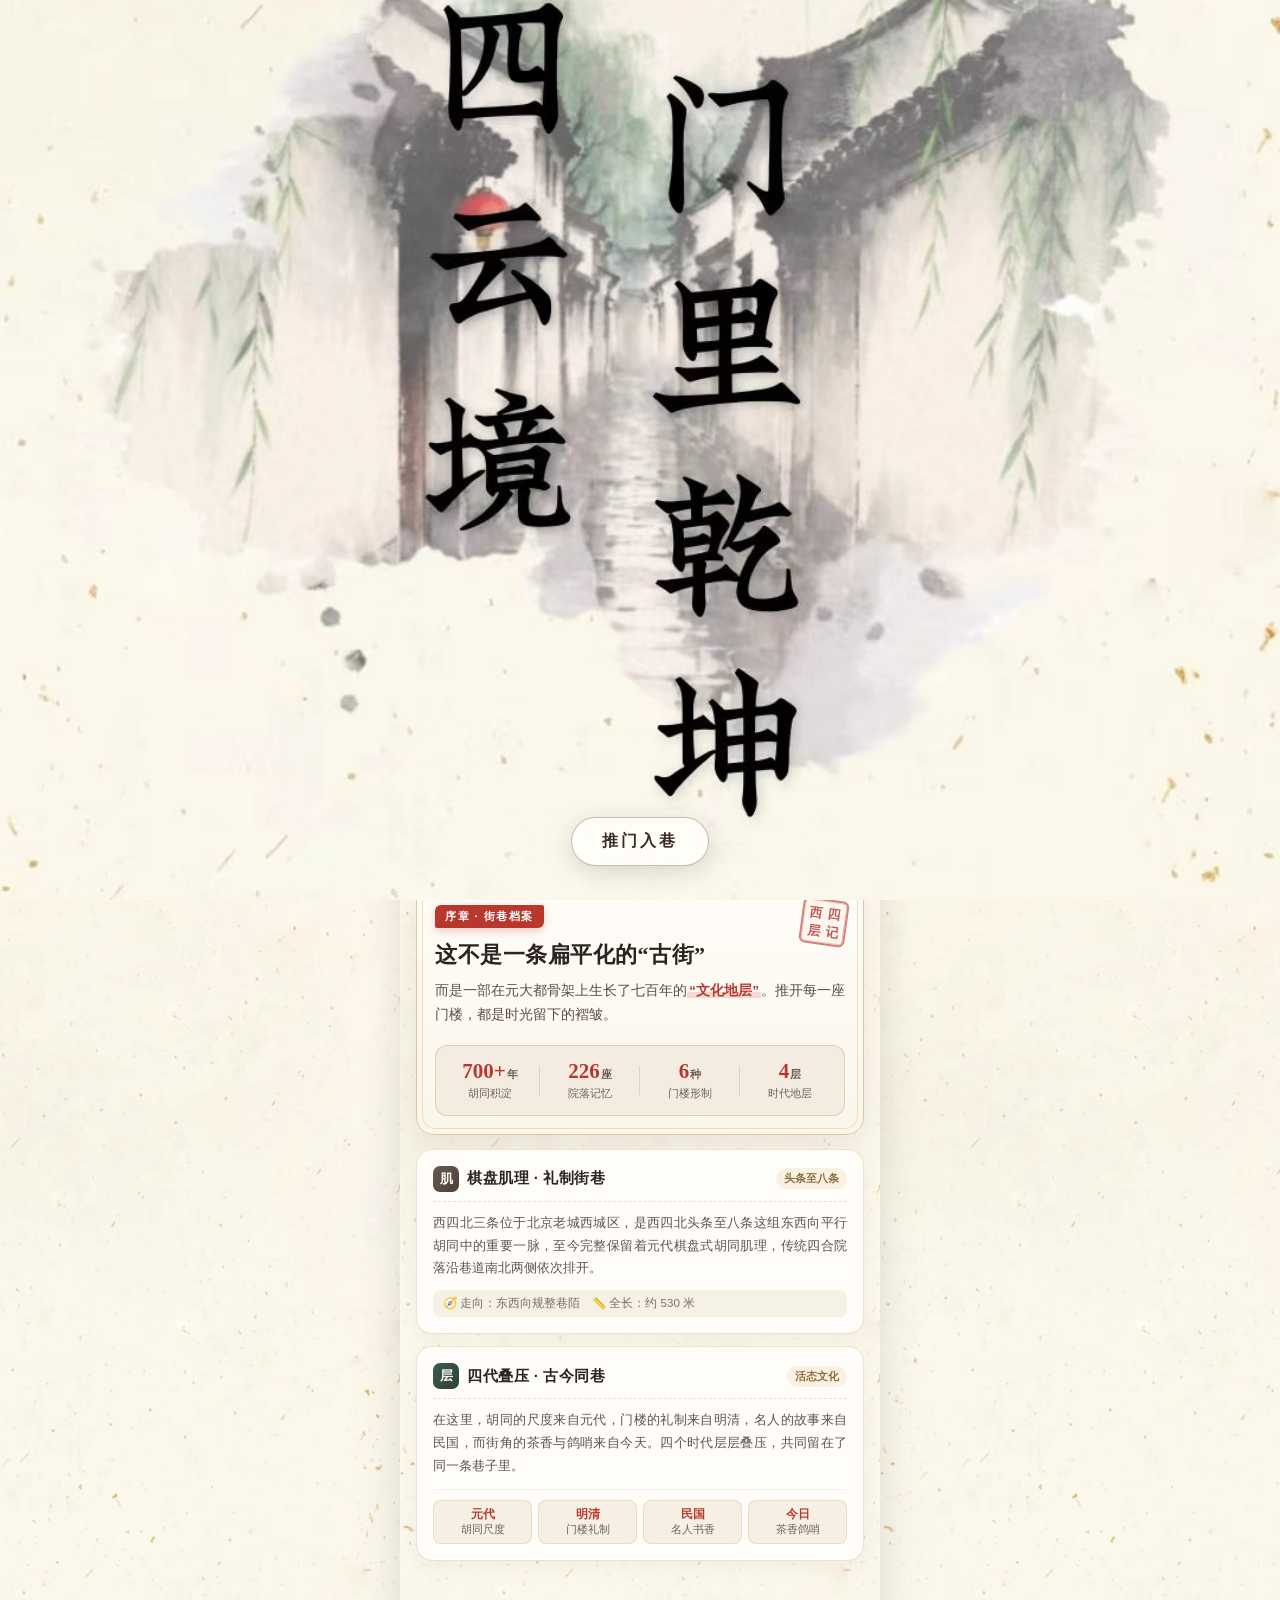
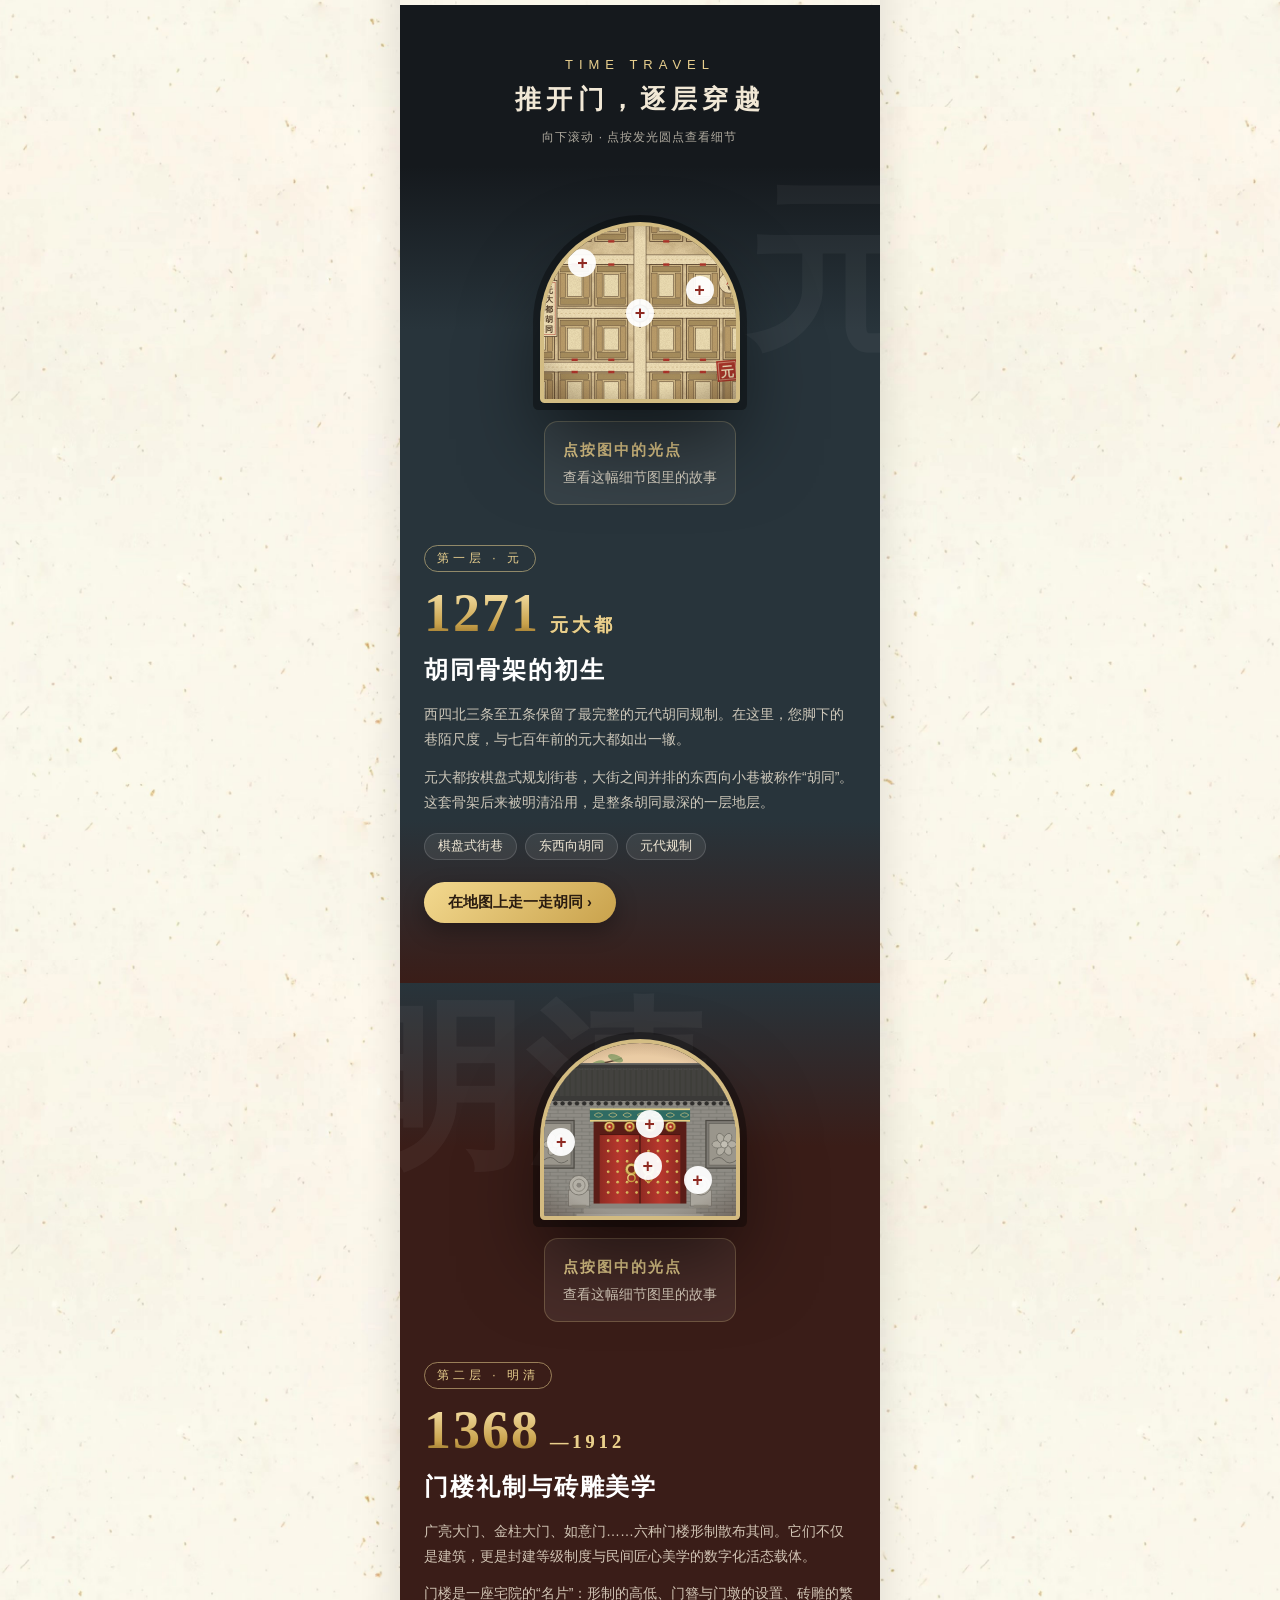
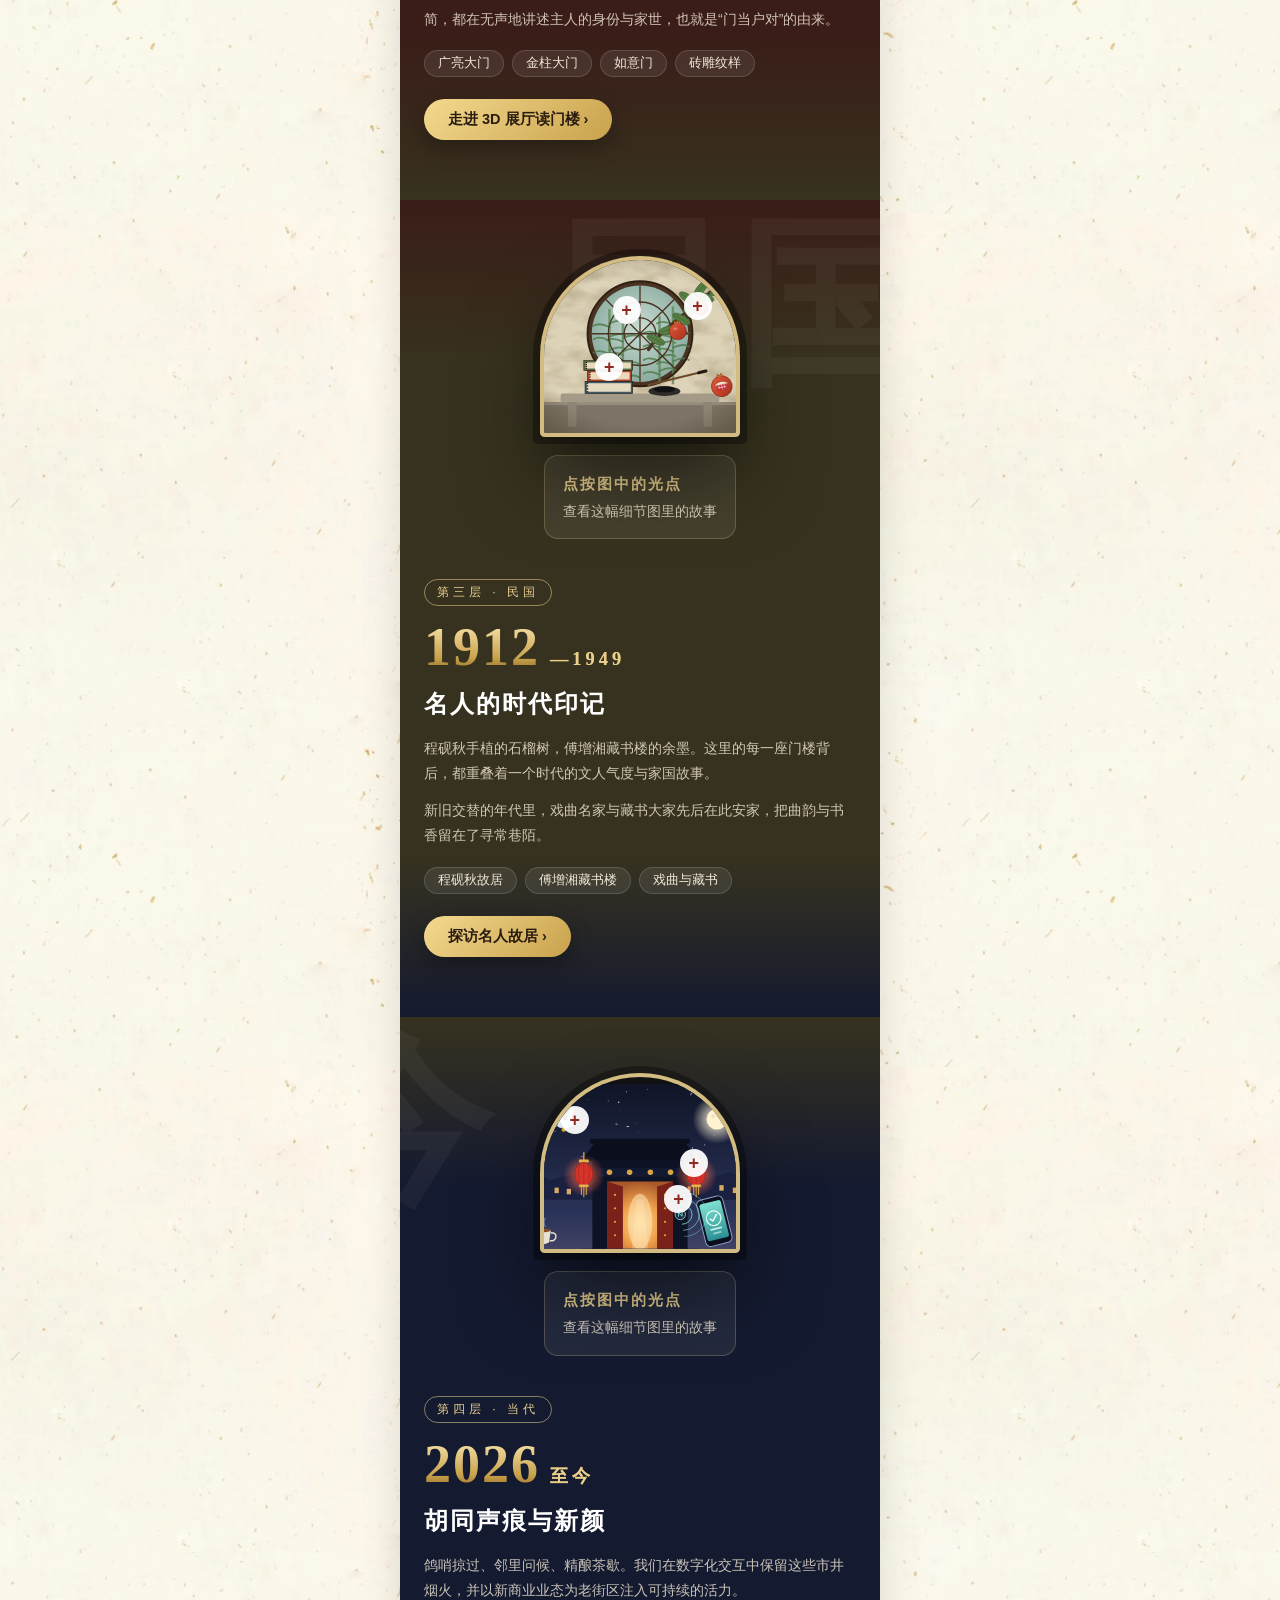
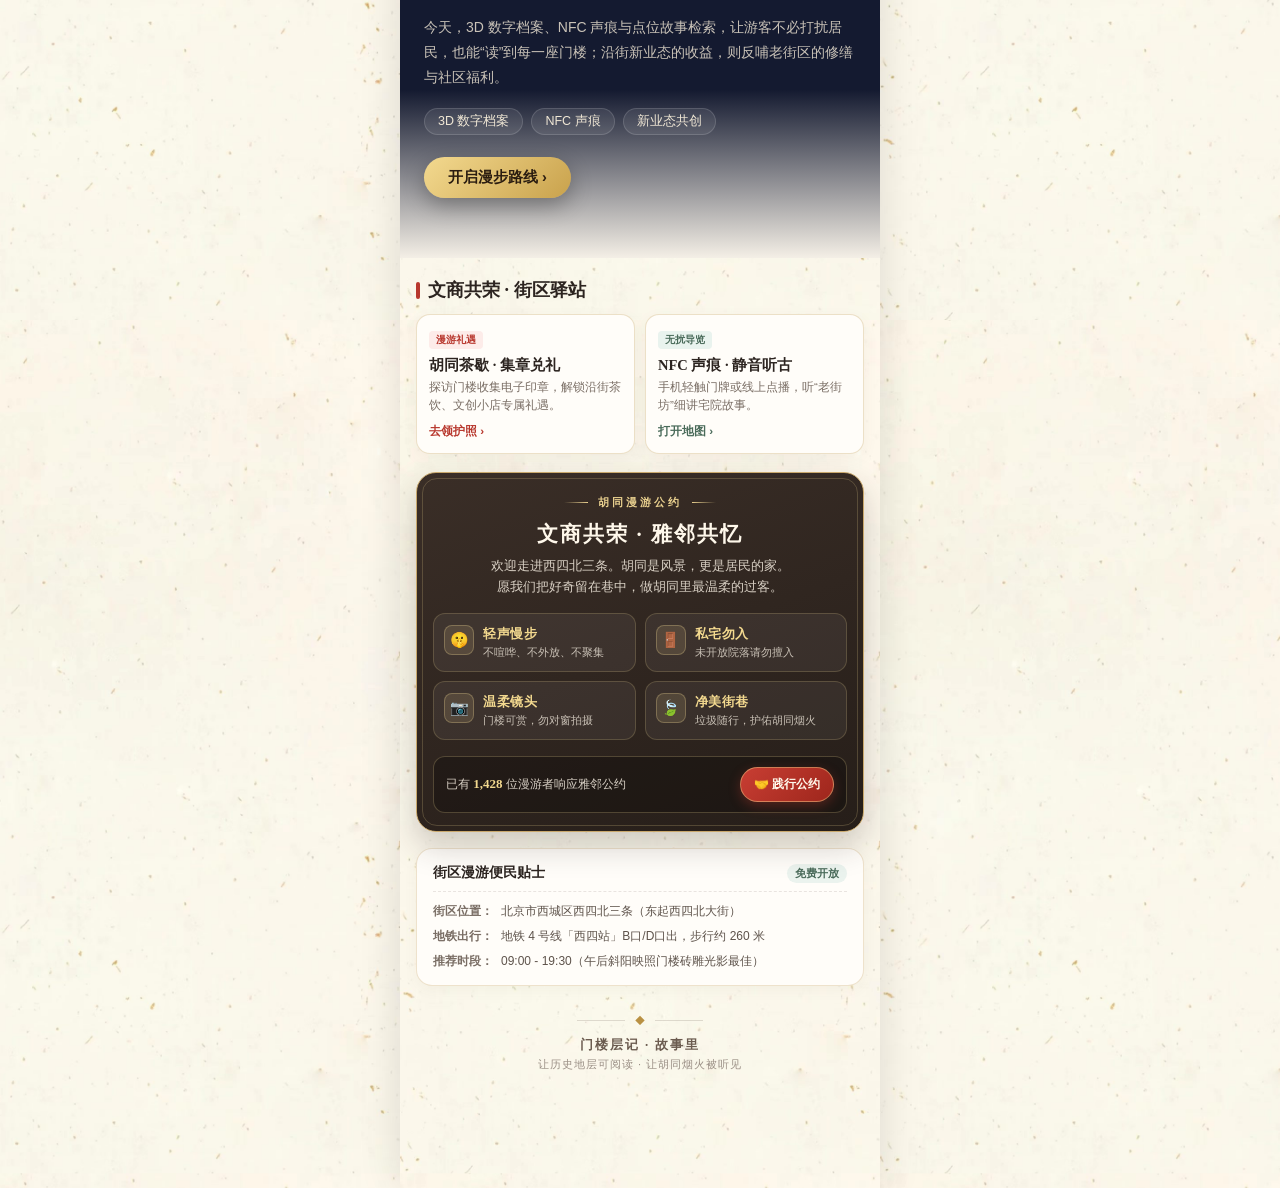
<file: index.html>
<!DOCTYPE html>
<html lang="zh-CN">
<head>
<meta charset="UTF-8">
<meta name="viewport" content="width=device-width, initial-scale=1.0, viewport-fit=cover">
<meta name="theme-color" content="#6B5B4F">
<title>西四云境·门里乾坤 | 门楼层记·故事里</title>
<style>
:root{
  --door-gray:#6B5B4F;
  --brick-green:#3E5C4D;
  --accent-gold:#C9A86C;
  --gold-light:#EFE2C6;
  --bg-cream:#F4EFE6;
  --card-cream:#FFFDF9;
  --text-dark:#2C221E;
  --text-muted:#7A6E65;
  --white:#FFFFFF;
  --red:#B8382E;
  --red-dark:#8F241C;
  --serif:'Noto Serif SC','Songti SC','STSong','SimSun',serif;
  --kai:'STKaiti','KaiTi','Kaiti SC',serif;
  --line:rgba(107,91,79,0.14);
}
*{margin: 0; padding: 0; box-sizing: border-box; -webkit-tap-highlight-color: transparent;}
html{-webkit-text-size-adjust: 100%; scroll-behavior: smooth;}
body{font-family: -apple-system, 'PingFang SC', 'Microsoft YaHei', sans-serif; background: #E3DBD0 url('assets/backgrounds/paper-texture.jpg') center top / 480px auto repeat; color: var(--text-dark);}
a{color: inherit; text-decoration: none;}
button{font-family:inherit;border:none;background:none;cursor:pointer;color:inherit;}
.app{max-width: 480px; margin: 0 auto; min-height: 100vh; background: var(--bg-cream) url('assets/backgrounds/paper-texture.jpg') center top / 480px auto repeat; position: relative; padding-bottom: calc(82px + env(safe-area-inset-bottom)); box-shadow: 0 0 40px rgba(0,0,0,0.12); overflow-x: hidden;}

/* 主视觉 */
.hero{position: relative; height: 360px; color: #fff; padding: calc(env(safe-area-inset-top) + 14px) 18px 0; isolation:isolate; background:linear-gradient(135deg, #6B5B4F, #4A6B5A);}
.hero::before,.hero::after{content:'';position:absolute;inset:0;z-index:0;pointer-events:none;}
.hero::before{background:var(--hero-photo, url('assets/backgrounds/hero-gate-ornate.jpg')) center / cover no-repeat;transition:opacity .8s ease;}
.hero::after{background:linear-gradient(rgba(44,36,32,0.25), rgba(44,36,32,0.72));}
.hero-bar,.hero-text{position:absolute;z-index:1;}
.hero-bar{left:18px;right:18px;top:calc(env(safe-area-inset-top) + 14px);}
.hero-bar{display: flex; justify-content: space-between; align-items: center;}
.pill{display: inline-flex; align-items: center; gap: 5px; padding: 7px 13px; border-radius: 20px; font-size: 13px; background: rgba(255,255,255,0.18); backdrop-filter: blur(8px); -webkit-backdrop-filter: blur(8px);}
.hero-text{left:18px;right:18px;bottom:76px;}
.hero-tag{display: inline-block; font-size: 11px; letter-spacing: 2px; padding: 3px 10px; border-radius: 4px; background: var(--red); margin-bottom: 10px;}
.hero h1{font-size: 30px; line-height: 1.25; letter-spacing: 3px; text-shadow: 0 2px 10px rgba(0,0,0,0.4);}
.hero p{font-size: 13px; opacity: 0.92; margin-top: 6px; letter-spacing: 1px;}
.opening-cover{position:fixed;inset:0;z-index:2000;display:grid;place-items:end center;padding:24px 20px calc(34px + env(safe-area-inset-bottom));background:#f5f1e8 url('assets/backgrounds/cover-xisi-cloud.jpg') center/cover no-repeat;transition:opacity .55s ease,visibility .55s ease;}
.opening-cover.is-hidden{opacity:0;visibility:hidden;pointer-events:none;}
.opening-enter{padding:13px 30px;border:1px solid rgba(107,91,79,.4);border-radius:28px;background:rgba(255,253,249,.9);color:#392c25;font-size:16px;font-weight:700;letter-spacing:3px;box-shadow:0 6px 24px rgba(44,36,32,.16);}

/* ========== 四大核心功能模块 (横向滑动卡片) ========== */
.func-slider-wrapper { margin: -50px 0 0 0; position: relative; z-index: 5; overflow: hidden; padding-bottom: 6px;}
.func-slider { display: flex; gap: 14px; overflow-x: auto; scroll-snap-type: x mandatory; scrollbar-width: none; padding: 0 16px 20px 16px; }
.func-slider::-webkit-scrollbar { display: none; }
.func-card { flex: 0 0 85%; scroll-snap-align: center; background: #fff; border-radius: 20px; padding: 22px 20px; box-shadow: 0 12px 28px rgba(107,91,79,0.16); position: relative; overflow: hidden; display: flex; flex-direction: column; }
.func-card::before { content: ''; position: absolute; right: -20px; top: -20px; width: 100px; height: 100px; border-radius: 50%; opacity: 0.08; z-index: 0; }
.fc-1::before { background: var(--red); }
.fc-2::before { background: var(--brick-green); }
.fc-3::before { background: var(--accent-gold); }
.fc-4::before { background: var(--door-gray); }

.func-card > * { position: relative; z-index: 1; }
.func-card-header { display: flex; align-items: center; gap: 12px; margin-bottom: 12px;}
.func-icon { width: 44px; height: 44px; border: 1px solid rgba(185,145,67,.18); border-radius: 14px; display: flex; align-items: center; justify-content: center; position: relative; overflow: hidden; flex: 0 0 44px; background: #fff; }
.func-icon img { position: absolute; top: -7%; left: -21%; width: 142%; height: 142%; max-width: none; object-fit: contain; }

.func-title { font-size: 18px; font-weight: 700; color: var(--text-dark); letter-spacing: 1px;}
.func-desc { font-size: 13px; color: #7a6f66; line-height: 1.6; margin-bottom: 16px; flex: 1;}
.func-btn { align-self: flex-start; padding: 8px 18px; border-radius: 18px; font-size: 13px; font-weight: 600; text-decoration: none; transition: transform 0.2s; }
.func-btn:active { transform: scale(0.95); }
.fc-1 .func-btn { background: #FFF7F4; color: var(--red); }
.fc-2 .func-btn { background: #F1F6F3; color: var(--brick-green); }
.fc-3 .func-btn { background: #FCF8F2; color: #A8741A; }
.fc-4 .func-btn { background: #F4F2EF; color: var(--door-gray); }

/* 滑动指示器 */
.slider-dots { display: flex; justify-content: center; gap: 6px; margin-top: -10px; margin-bottom: 12px;}
.slider-dot { width: 16px; height: 4px; border-radius: 2px; background: rgba(107,91,79,0.2); transition: all 0.3s;}
.slider-dot.active { width: 24px; background: var(--red); }


/* ========== ✨ 升级版序章区（国潮小程序实用美学） ✨ ========== */
.intro { padding: 8px 16px 28px; position: relative; }

/* 顶部小程序街区实况条 */
.street-status-bar {
  display: flex;
  align-items: center;
  justify-content: space-between;
  background: #FFFDF9;
  border: 1px solid rgba(201, 168, 108, 0.35);
  border-radius: 12px;
  padding: 10px 14px;
  margin-bottom: 16px;
  box-shadow: 0 4px 14px rgba(107, 91, 79, 0.06);
}
.status-left {
  display: flex;
  align-items: center;
  gap: 8px;
  font-size: 12px;
  font-weight: 600;
  color: var(--text-dark);
}
.live-dot {
  width: 8px;
  height: 8px;
  border-radius: 50%;
  background: #2E8B57;
  box-shadow: 0 0 0 3px rgba(46, 139, 87, 0.2);
  animation: pulseDot 2s infinite;
}
@keyframes pulseDot {
  0%, 100% { box-shadow: 0 0 0 2px rgba(46, 139, 87, 0.2); }
  50% { box-shadow: 0 0 0 5px rgba(46, 139, 87, 0.08); }
}
.status-divider {
  width: 1px;
  height: 12px;
  background: rgba(107, 91, 79, 0.2);
}
.status-sub {
  font-weight: 400;
  color: var(--text-muted);
  font-size: 11.5px;
}
.status-badge {
  font-size: 11px;
  font-weight: 600;
  color: var(--red);
  background: rgba(184, 56, 46, 0.09);
  padding: 3px 8px;
  border-radius: 6px;
  border: 1px solid rgba(184, 56, 46, 0.2);
  white-space: nowrap;
}

/* 序章主牌匾卡（塔斯汀国潮风外框+内嵌数据看板） */
.intro-plaque {
  position: relative;
  background: linear-gradient(180deg, #FFFDF9 0%, #FBF6EC 100%);
  border-radius: 18px;
  padding: 22px 18px 18px;
  box-shadow: 0 10px 28px rgba(74, 55, 40, 0.09);
  border: 1.5px solid #DEC79B;
  overflow: hidden;
  margin-bottom: 14px;
}
/* 国潮内线框装饰 */
.intro-plaque::before {
  content: '';
  position: absolute;
  inset: 5px;
  border: 1px solid rgba(201, 168, 108, 0.35);
  border-radius: 13px;
  pointer-events: none;
}
/* 拟真朱砂印章装饰 */
.seal-stamp {
  position: absolute;
  right: 16px;
  top: 16px;
  width: 46px;
  height: 46px;
  border: 2px solid rgba(184, 56, 46, 0.75);
  border-radius: 6px;
  display: grid;
  grid-template-columns: 1fr 1fr;
  grid-template-rows: 1fr 1fr;
  padding: 3px;
  color: var(--red);
  font-family: var(--kai);
  font-size: 13px;
  font-weight: 700;
  line-height: 1;
  place-items: center;
  transform: rotate(8deg);
  opacity: 0.82;
  background: rgba(184, 56, 46, 0.03);
  box-shadow: inset 0 0 0 1px rgba(184, 56, 46, 0.35);
  user-select: none;
  pointer-events: none;
}

.intro-header-tag {
  display: inline-flex;
  align-items: center;
  gap: 6px;
  background: var(--red);
  color: #fff;
  font-size: 11px;
  font-weight: 700;
  letter-spacing: 1.5px;
  padding: 4px 10px;
  border-radius: 6px 2px 6px 2px;
  margin-bottom: 12px;
  box-shadow: 0 3px 8px rgba(184, 56, 46, 0.25);
}
.intro-plaque h2 {
  font-family: var(--serif);
  font-size: 22px;
  color: var(--text-dark);
  line-height: 1.35;
  margin-bottom: 10px;
  letter-spacing: 0.5px;
  padding-right: 52px;
}
.intro-plaque .big {
  font-size: 13.5px;
  line-height: 1.75;
  color: #5A4E46;
  margin-bottom: 18px;
  text-align: justify;
}
.intro-plaque .big strong {
  color: var(--red);
  font-weight: 700;
  background: linear-gradient(180deg, transparent 62%, rgba(184, 56, 46, 0.16) 0);
  padding: 0 2px;
}

/* 嵌入式四栏国潮数据看板 */
.stats {
  display: grid;
  grid-template-columns: repeat(4, 1fr);
  background: #F4ECE0;
  border: 1px solid rgba(201, 168, 108, 0.45);
  border-radius: 12px;
  padding: 12px 4px;
  position: relative;
  z-index: 1;
}
.stat {
  text-align: center;
  position: relative;
  padding: 2px 4px;
}
.stat:not(:last-child)::after {
  content: '';
  position: absolute;
  right: 0;
  top: 18%;
  height: 64%;
  width: 1px;
  background: rgba(107, 91, 79, 0.18);
}
.stat-num-wrap {
  display: flex;
  align-items: baseline;
  justify-content: center;
  gap: 1px;
  margin-bottom: 3px;
}
.stat b {
  font-family: Georgia, var(--serif), serif;
  font-size: 21px;
  font-weight: 700;
  color: var(--red);
  line-height: 1.1;
}
.stat em {
  font-style: normal;
  font-size: 11px;
  font-weight: 700;
  color: var(--door-gray);
}
.stat span {
  display: block;
  font-size: 11px;
  color: #6E6259;
  font-weight: 500;
}

/* 序章双卡重构：国潮杂志分栏卡 */
.intro-cards {
  display: flex;
  flex-direction: column;
  gap: 12px;
}
.intro-card {
  background: var(--card-cream);
  border-radius: 16px;
  padding: 16px;
  box-shadow: 0 6px 18px rgba(107, 91, 79, 0.06);
  border: 1px solid rgba(201, 168, 108, 0.32);
  position: relative;
  overflow: hidden;
}
.intro-card-head {
  display: flex;
  align-items: center;
  justify-content: space-between;
  margin-bottom: 10px;
  padding-bottom: 9px;
  border-bottom: 1px dashed rgba(107, 91, 79, 0.16);
}
.ic-title-group {
  display: flex;
  align-items: center;
  gap: 8px;
}
.ic-badge {
  width: 26px;
  height: 26px;
  border-radius: 7px;
  display: flex;
  align-items: center;
  justify-content: center;
  font-family: var(--serif);
  font-size: 13px;
  font-weight: 700;
  color: #fff;
}
.ic-badge.b-wood { background: linear-gradient(135deg, #6B5B4F, #4A3E35); }
.ic-badge.b-green { background: linear-gradient(135deg, #3E5C4D, #2B4237); }
.ic-title {
  font-size: 15px;
  font-weight: 700;
  color: var(--text-dark);
  letter-spacing: 0.5px;
}
.ic-tag {
  font-size: 11px;
  color: #8C6D3B;
  background: #F9F2E4;
  padding: 3px 8px;
  border-radius: 20px;
  font-weight: 600;
}
.intro-card p {
  font-size: 13px;
  color: #5E534B;
  line-height: 1.75;
  text-align: justify;
}
/* 四朝微缩时间轴条 */
.mini-strata-bar {
  display: grid;
  grid-template-columns: repeat(4, 1fr);
  gap: 6px;
  margin-top: 12px;
  padding-top: 10px;
  border-top: 1px solid rgba(107, 91, 79, 0.08);
}
.strata-pill {
  background: #F5EFE4;
  border-radius: 8px;
  padding: 6px 4px;
  text-align: center;
  border: 1px solid rgba(201, 168, 108, 0.28);
}
.strata-pill strong {
  display: block;
  font-size: 11.5px;
  color: var(--red);
  font-family: var(--serif);
  margin-bottom: 1px;
}
.strata-pill span {
  display: block;
  font-size: 10.5px;
  color: #6E6259;
}
.ic-foot-meta {
  display: flex;
  align-items: center;
  gap: 12px;
  margin-top: 10px;
  font-size: 11.5px;
  color: #7A6E65;
  background: #F6F1E7;
  padding: 6px 10px;
  border-radius: 8px;
}


/* ========== 🚨 时光穿越区 🚨 ========== */
.journey{position:relative;background:#15191d;color:#f1e8d6; margin-top: 16px;}
.journey-head{padding:52px 24px 20px;text-align:center;}
.journey-head p{font-size:13px;letter-spacing:6px;color:#E8CF8E;margin-bottom:10px;}
.journey-head h2{font-family:var(--serif);font-size:26px;letter-spacing:.2em;font-weight:700;}
.journey-head span{display:block;margin-top:12px;font-size:12px;opacity:.7;letter-spacing:1px;}

.era{position:relative;overflow:hidden;--prev:#15191d;--bg:#28343b;--next:#3a1d18;
     background:linear-gradient(180deg,var(--prev) 0,var(--bg) 20%,var(--bg) 80%,var(--next) 100%);}
.e-yuan{--prev:#15191d;--bg:#28343b;--next:#3a1d18;}
.e-ming{--prev:#28343b;--bg:#3a1d18;--next:#37321f;}
.e-minguo{--prev:#3a1d18;--bg:#37321f;--next:#141a30;}
.e-now{--prev:#37321f;--bg:#141a30;--next:#F4EFE6;}
.era-mark{position:absolute;font-family:Georgia,var(--serif),serif;font-weight:700;font-size:180px;line-height:1;color:rgba(255,255,255,.045);right:-10%;top:2%;pointer-events:none;user-select:none;transform:translateX(calc(var(--p,0) * 40px));}
.e-ming .era-mark,.e-now .era-mark{right:auto;left:-10%;}
.era-inner{position:relative;padding:60px 24px;display:flex;flex-direction:column;gap:40px;align-items:center;}

.frame{position:relative;width: 100%; aspect-ratio:10/9;border-radius:999px 999px 16px 16px;overflow:hidden;background:#111;isolation:isolate;
       box-shadow:0 0 0 4px rgba(232,207,142,.9),0 0 0 11px rgba(0,0,0,.35),0 40px 80px rgba(0,0,0,.55);}
.art{position:absolute;inset:0;transform:scale(1.14);transition:transform 2.2s cubic-bezier(.2,.7,.2,1) .3s;}
.art svg{width:100%;height:100%;display:block;transform:translateY(calc(var(--p,0) * -12px)) scale(1.06);}
.era.in .art{transform:scale(1);}
.doors{position:absolute;inset:0;z-index:5;pointer-events:none;perspective:1000px;}
.leaf{position:absolute;top:0;bottom:0;width:50.4%;backface-visibility:hidden;box-shadow:inset 0 0 50px rgba(0,0,0,.5);
      background:radial-gradient(circle,#e4c06a 0 2.6px,transparent 3px) 8px 14px/24px 26px,linear-gradient(90deg,#6e1f19,#a83128 55%,#6e1f19);
      transition:transform 1.7s cubic-bezier(.65,.05,.2,1) .2s;}
.leaf.l{left:0;transform-origin:0 50%;}
.leaf.r{right:0;transform-origin:100% 50%;}
.leaf::after{content:'';position:absolute;top:58%;width:38px;height:38px;border-radius:50%;border:6px solid #d9b25a;box-shadow:0 0 0 2px rgba(0,0,0,.35),inset 0 0 6px rgba(0,0,0,.4);}
.leaf.l::after{right:12px;}.leaf.r::after{left:12px;}
.era.in .leaf.l{transform:rotateY(-114deg);}
.era.in .leaf.r{transform:rotateY(114deg);}
.hot{position:absolute;z-index:6;width:28px;height:28px;margin:-14px 0 0 -14px;border-radius:50%;background:rgba(255,255,255,.94);color:#8f2a22;font-size:18px;font-weight:700;line-height:28px;text-align:center;
     box-shadow:0 0 0 0 rgba(255,255,255,.65);animation:ping 2.4s infinite;opacity:0;transition:opacity .6s 2s,background .2s;}
.era.in .hot{opacity:1;}
.hot.on{background:#E8CF8E;animation:none;box-shadow:0 0 0 6px rgba(232,207,142,.35);}
@keyframes ping{0%{box-shadow:0 0 0 0 rgba(255,255,255,.7);}70%{box-shadow:0 0 0 12px rgba(255,255,255,0);}100%{box-shadow:0 0 0 0 rgba(255,255,255,0);}}
.cap{margin-top:22px;min-height:84px;padding:14px 18px;border-radius:14px;background:rgba(255,255,255,.07);border:1px solid rgba(232,207,142,.25);font-size:14px;line-height:1.8;color:rgba(241,232,214,.85);}
.cap b{display:block;color:#E8CF8E;font-size:15px;letter-spacing:2px;margin-bottom:2px;}

.era-text .layer{display:inline-block;font-size:12px;letter-spacing:4px;padding:4px 12px;border:1px solid rgba(232,207,142,.55);border-radius:20px;color:#E8CF8E;margin-bottom:14px;}
.era-text .year{font-family:Georgia,var(--serif),serif;font-weight:700;font-size:54px;line-height:1;background:linear-gradient(180deg,#fbe9b4,#c9a24c 70%,#8d6a24);-webkit-background-clip:text;background-clip:text;color:transparent;letter-spacing:2px;}
.era-text .year small{font-size:.34em;letter-spacing:4px;margin-left:10px;-webkit-text-fill-color:#E8CF8E;font-family:var(--serif);}
.era-text h3{font-family:var(--serif);font-size:24px;margin:14px 0 16px;letter-spacing:.08em;color:#fff;}
.era-text p{font-size:14px;line-height:1.8;color:rgba(241,232,214,.82);margin-bottom:12px;}
.tags{list-style:none;display:flex;flex-wrap:wrap;gap:8px;margin:18px 0 22px;}
.tags li{font-size:12.5px;padding:4px 13px;border-radius:14px;background:rgba(255,255,255,.08);border:1px solid rgba(255,255,255,.14);color:#f1e8d6;}
.go{display:inline-flex;align-items:center;gap:8px;padding:11px 24px;border-radius:26px;font-size:14.5px;font-weight:600;color:#2a1c10;background:linear-gradient(135deg,#f3d98f,#c9a24c);transition:.3s;box-shadow:0 8px 22px rgba(0,0,0,.3);}
.go:hover{transform:translateY(-3px);box-shadow:0 12px 28px rgba(0,0,0,.4);}

.era .reveal{opacity:0;transform:translateY(26px);transition:opacity .9s ease,transform .9s ease;}
.era.in .reveal{opacity:1;transform:none;}
.era.in .reveal:nth-child(2){transition-delay:.12s}.era.in .reveal:nth-child(3){transition-delay:.24s}.era.in .reveal:nth-child(4){transition-delay:.36s}.era.in .reveal:nth-child(5){transition-delay:.48s}.era.in .reveal:nth-child(6){transition-delay:.6s}

/* 时光轨与年份读数 */
.rail{position:fixed;right:10px;top:50%;transform:translateY(-50%);z-index:900;display:flex;flex-direction:column;gap:14px;opacity:0;pointer-events:none;transition:opacity .4s;}
.rail.show{opacity:1;pointer-events:auto;}
.rail a{display:flex;align-items:center;justify-content:flex-end;gap:10px;font-size:12px;letter-spacing:2px;color:rgba(255,255,255,.55);}
.rail a::after{content:'';width:9px;height:9px;border-radius:50%;border:1.5px solid #E8CF8E;background:transparent;transition:.3s;}
.rail a.on{color:#E8CF8E;font-weight:700;}
.rail a.on::after{background:#E8CF8E;box-shadow:0 0 0 5px rgba(232,207,142,.3);transform:scale(1.15);}
.rail a span{display:none;}

.clock{position:fixed;left:14px;bottom:calc(100px + env(safe-area-inset-bottom));z-index:900;color:#fff;font-family:Georgia,var(--serif),serif;opacity:0;transform:translateY(12px);transition:.4s;pointer-events:none;text-shadow:0 2px 12px rgba(0,0,0,.6);}
.clock.show{opacity:1;transform:none;}
.clock b{display:block;font-size:30px;line-height:1;letter-spacing:2px;color:#F3D98F;}
.clock span{font-size:12px;letter-spacing:4px;opacity:.85;}


/* ========== ✨ 升级版底部区：文商共荣 · 雅邻共忆 + 便民服务（塔斯汀式国潮小程序质感） ✨ ========== */
.bottom-hub {
  padding: 20px 16px 12px;
}

/* 模块一：文商共荣·胡同漫游补给站（双栏实用服务卡） */
.hub-sec-head {
  display: flex;
  align-items: center;
  justify-content: space-between;
  margin-bottom: 12px;
}
.hub-sec-title {
  display: flex;
  align-items: center;
  gap: 8px;
  font-family: var(--serif);
  font-size: 18px;
  font-weight: 700;
  color: var(--text-dark);
}
.hub-sec-title::before {
  content: '';
  width: 4px;
  height: 17px;
  border-radius: 2px;
  background: var(--red);
}
.hub-sec-sub {
  font-size: 11.5px;
  color: var(--text-muted);
}

.commerce-grid {
  display: grid;
  grid-template-columns: 1fr 1fr;
  gap: 10px;
  margin-bottom: 18px;
}
.commerce-card {
  background: var(--card-cream);
  border-radius: 14px;
  padding: 14px 12px;
  border: 1px solid rgba(201, 168, 108, 0.35);
  box-shadow: 0 5px 15px rgba(107, 91, 79, 0.06);
  display: flex;
  flex-direction: column;
  justify-content: space-between;
  position: relative;
  overflow: hidden;
  transition: transform 0.2s;
}
.commerce-card:active {
  transform: scale(0.98);
}
.cc-tag {
  display: inline-block;
  align-self: flex-start;
  font-size: 10px;
  font-weight: 700;
  padding: 2px 7px;
  border-radius: 4px;
  margin-bottom: 7px;
}
.cc-tag.t-red { background: #FDECE9; color: var(--red); }
.cc-tag.t-green { background: #E9F3EE; color: var(--brick-green); }
.commerce-card h4 {
  font-size: 14.5px;
  font-weight: 700;
  color: var(--text-dark);
  margin-bottom: 4px;
}
.commerce-card p {
  font-size: 11.5px;
  color: var(--text-muted);
  line-height: 1.5;
  margin-bottom: 10px;
}
.cc-action {
  display: inline-flex;
  align-items: center;
  gap: 4px;
  font-size: 11.5px;
  font-weight: 700;
  color: var(--red);
}
.commerce-card.c-green .cc-action {
  color: var(--brick-green);
}

/* 模块二：雅邻共忆·胡同漫游公约（国潮立体牌匾卡） */
.vision {
  position: relative;
  border-radius: 20px;
  background: linear-gradient(160deg, #3A2E27 0%, #261E19 100%);
  color: #F7EFE2;
  padding: 22px 16px 18px;
  box-shadow: 0 14px 32px rgba(44, 34, 30, 0.22);
  border: 1.5px solid #C9A86C;
  overflow: hidden;
  margin-bottom: 16px;
}
/* 国潮内金线框 */
.vision::before {
  content: '';
  position: absolute;
  inset: 5px;
  border: 1px solid rgba(232, 207, 142, 0.22);
  border-radius: 15px;
  pointer-events: none;
}
/* 顶部牌匾横额 */
.vision-plaque-top {
  display: flex;
  align-items: center;
  justify-content: center;
  gap: 10px;
  margin-bottom: 10px;
}
.plaque-ornament {
  width: 24px;
  height: 1px;
  background: linear-gradient(90deg, transparent, #E8CF8E);
}
.plaque-ornament.right {
  background: linear-gradient(90deg, #E8CF8E, transparent);
}
.vision-kicker {
  font-size: 11px;
  letter-spacing: 3px;
  color: #E8CF8E;
  font-weight: 600;
}
.vision h3 {
  font-family: var(--serif);
  font-size: 21px;
  letter-spacing: 2px;
  text-align: center;
  color: #FFF8EB;
  margin-bottom: 8px;
}
.vision-lead {
  font-size: 12.5px;
  line-height: 1.65;
  color: rgba(247, 239, 226, 0.85);
  text-align: center;
  margin-bottom: 16px;
}

/* 2x2 雅邻公约四宫格 */
.etiquette-grid {
  display: grid;
  grid-template-columns: 1fr 1fr;
  gap: 9px;
  margin-bottom: 16px;
  position: relative;
  z-index: 1;
}
.etiq-item {
  background: rgba(255, 255, 255, 0.06);
  border: 1px solid rgba(232, 207, 142, 0.2);
  border-radius: 12px;
  padding: 11px 10px;
  display: flex;
  align-items: flex-start;
  gap: 9px;
}
.etiq-icon {
  width: 30px;
  height: 30px;
  border-radius: 8px;
  background: rgba(232, 207, 142, 0.14);
  border: 1px solid rgba(232, 207, 142, 0.3);
  display: flex;
  align-items: center;
  justify-content: center;
  font-size: 15px;
  flex-shrink: 0;
}
.etiq-text b {
  display: block;
  font-size: 13px;
  color: #F3D98F;
  margin-bottom: 2px;
  letter-spacing: 0.5px;
}
.etiq-text span {
  display: block;
  font-size: 11px;
  color: rgba(247, 239, 226, 0.75);
  line-height: 1.35;
}

/* 互动倡议打卡栏（小程序真实感） */
.pledge-bar {
  position: relative;
  z-index: 1;
  background: rgba(0, 0, 0, 0.26);
  border: 1px solid rgba(232, 207, 142, 0.25);
  border-radius: 12px;
  padding: 10px 12px;
  display: flex;
  align-items: center;
  justify-content: space-between;
  gap: 8px;
}
.pledge-info {
  font-size: 11.5px;
  color: rgba(247, 239, 226, 0.85);
  line-height: 1.4;
}
.pledge-info strong {
  color: #F3D98F;
  font-family: Georgia, serif;
  font-size: 13px;
}
.pledge-btn {
  background: linear-gradient(135deg, #C83E33, #9E261C);
  color: #FFF8EB;
  font-size: 12px;
  font-weight: 700;
  padding: 8px 13px;
  border-radius: 20px;
  border: 1px solid rgba(243, 217, 143, 0.45);
  box-shadow: 0 4px 12px rgba(184, 56, 46, 0.35);
  white-space: nowrap;
  transition: all 0.25s;
}
.pledge-btn:active {
  transform: scale(0.95);
}
.pledge-btn.signed {
  background: linear-gradient(135deg, #D9B468, #B58B3E);
  color: #261E19;
  box-shadow: 0 4px 12px rgba(217, 180, 104, 0.3);
}

/* 模块三：小程序实用便民出行卡 */
.practical-card {
  background: var(--card-cream);
  border-radius: 16px;
  padding: 15px 16px;
  border: 1px solid rgba(201, 168, 108, 0.32);
  box-shadow: 0 4px 14px rgba(107, 91, 79, 0.05);
  margin-bottom: 20px;
}
.prac-head {
  display: flex;
  align-items: center;
  justify-content: space-between;
  margin-bottom: 10px;
  padding-bottom: 8px;
  border-bottom: 1px dashed rgba(107, 91, 79, 0.15);
}
.prac-head b {
  font-size: 13.5px;
  color: var(--text-dark);
  display: flex;
  align-items: center;
  gap: 6px;
}
.prac-head span {
  font-size: 11px;
  color: var(--brick-green);
  background: #EBF3EE;
  padding: 2px 8px;
  border-radius: 10px;
  font-weight: 600;
}
.prac-list {
  list-style: none;
  display: flex;
  flex-direction: column;
  gap: 7px;
}
.prac-list li {
  display: flex;
  align-items: baseline;
  gap: 8px;
  font-size: 12px;
  color: #5E534B;
  line-height: 1.5;
}
.prac-label {
  color: var(--text-muted);
  font-weight: 600;
  flex-shrink: 0;
}

/* 品牌压脚 */
.foot {
  text-align: center;
  padding: 8px 16px 22px;
  color: #9A8F85;
}
.foot-divider {
  display: flex;
  align-items: center;
  justify-content: center;
  gap: 10px;
  margin-bottom: 8px;
}
.foot-divider::before,
.foot-divider::after {
  content: '';
  width: 48px;
  height: 1px;
  background: rgba(107, 91, 79, 0.2);
}
.foot-diamond {
  font-size: 10px;
  color: var(--accent-gold);
}
.foot-brand {
  font-family: var(--serif);
  font-size: 13px;
  font-weight: 700;
  color: var(--door-gray);
  letter-spacing: 2px;
  margin-bottom: 3px;
}
.foot-slogan {
  font-size: 11px;
  color: #9A8F85;
  letter-spacing: 1px;
}

.reveal{opacity: 0; transform: translateY(20px); transition: opacity 0.6s cubic-bezier(0.2, 0.8, 0.2, 1), transform 0.6s cubic-bezier(0.2, 0.8, 0.2, 1);}
.reveal.in{opacity: 1; transform: none;}

/* 底部标签栏 */
.tabbar{position: fixed; left: 50%; bottom: 0; transform: translateX(-50%); width: 100%; max-width: 480px; z-index: 50; display: flex;
        background: rgba(255,255,255,0.96); backdrop-filter: blur(14px); -webkit-backdrop-filter: blur(14px);
        border-top: 1px solid var(--line); padding: 7px 0 calc(7px + env(safe-area-inset-bottom));}
.tab{flex: 1; display: flex; flex-direction: column; align-items: center; gap: 3px; font-size: 11px; color: #9a9088;}
.tab svg{width: 23px; height: 23px; fill: none; stroke: currentColor; stroke-width: 1.8; stroke-linecap: round; stroke-linejoin: round;}
.tab.active{color: var(--red); font-weight: 600;}
</style>
<link rel="stylesheet" href="assets/site.css">
</head>
<body>
<div class="opening-cover" id="openingCover" role="dialog" aria-label="西四云境·门里乾坤">
  <button class="opening-enter" id="openingEnter" type="button">推门入巷</button>
</div>
<div class="app">
  <header class="hero">
    <div class="hero-bar">
      <span class="pill">📍 西四北三条 · 西城区</span>
    </div>
    <div class="hero-text">
      <span class="hero-tag">社区文商活化计划</span>
      <h1>西四云境·门里乾坤</h1>
      <p>推开一座门楼，走进一层时光。在城市微更新中寻找胡同的记忆。</p>
    </div>
  </header>

  <!-- 横向滑动的核心功能区 -->
  <div class="func-slider-wrapper">
    <div class="func-slider" id="funcSlider">

      <!-- 卡片1：智能导览 -->
      <div class="func-card fc-1">
        <div class="func-card-header">
          <div class="func-icon"><img src="assets/icons/guide.jpg" alt="" aria-hidden="true"></div>
          <div class="func-title">智能地图导览</div>
        </div>
        <p class="func-desc">回答简单问题，AI为你规划专属漫步路线。避开喧嚣，寻找胡同深处的文化彩蛋与隐秘风景。</p>
        <a href="choose.html" class="func-btn">开启游览 ›</a>
      </div>

      <!-- 卡片2：点位故事检索 -->
      <div class="func-card fc-2">
        <div class="func-card-header">
          <div class="func-icon"><img src="assets/icons/recommend.jpg" alt="" aria-hidden="true"></div>
          <div class="func-title">点位故事检索</div>
        </div>
        <p class="func-desc">输入门楼名称或门牌号，查找西四街巷的建筑形制、历史人物与社区记忆。</p>
        <a href="map.html" class="func-btn">打开故事检索 ›</a>
      </div>

      <!-- 卡片3：3D 展厅 -->
      <div class="func-card fc-3">
        <div class="func-card-header">
          <div class="func-icon"><img src="assets/icons/exhibition.jpg" alt="" aria-hidden="true"></div>
          <div class="func-title">3D 数字展厅</div>
        </div>
        <p class="func-desc">利用数字孪生技术，将胡同里的门楼1:1还原。滑动屏幕，即可360度观察广亮大门、金柱大门的绝美砖雕。</p>
        <a href="gate-3d.html" class="func-btn">进入展厅 ›</a>
      </div>

      <!-- 卡片4：我的护照 -->
      <div class="func-card fc-4">
        <div class="func-card-header">
          <div class="func-icon"><img src="assets/icons/my-route.jpg" alt="" aria-hidden="true"></div>
          <div class="func-title">胡同漫游护照</div>
        </div>
        <p class="func-desc">在线上或线下完成点位打卡，集齐专属电子印章，召唤你的西四北胡同漫游者专属证书。</p>
        <a href="passport.html" class="func-btn">查看进度 ›</a>
      </div>

    </div>

    <!-- 滚动指示点 -->
    <div class="slider-dots">
      <div class="slider-dot active"></div>
      <div class="slider-dot"></div>
      <div class="slider-dot"></div>
      <div class="slider-dot"></div>
    </div>
  </div>

  <section class="home-hub">
    <div class="recommend-panel" aria-live="polite">
      <div class="recommend-head"><h3>今日推荐</h3><div class="recommend-controls"><button id="recommendPrev" type="button" aria-label="上一条推荐">‹</button><span id="recommendCount">1 / 3</span><button id="recommendNext" type="button" aria-label="下一条推荐">›</button></div></div>
      <article class="recommend-slide active"><span>门楼故事 · 读门</span><h4>从金柱大门读懂院落礼序</h4><p>看看门扇的位置、门前的尺度，如何藏着一座院子的旧日规矩。</p></article>
      <article class="recommend-slide"><span>胡同漫游 · 阅巷</span><h4>沿着西四北三条，慢行一段旧时光</h4><p>结合数字导览与沿途点位，发现门楼、故居和邻里记忆。</p></article>
      <article class="recommend-slide"><span>文化体验 · 新颜</span><h4>在传统街巷里遇见当代生活</h4><p>从门楼故事出发，继续探索胡同里的文化空间与社区新业态。</p></article>
    </div>
  </section>

  <!-- ✨ 升级版序章区：国潮牌匾档案卡 + 结构化双卡 ✨ -->
  <section class="intro reveal" id="intro">
    <!-- 街区实况状态栏（增强小程序真实感） -->
    <div class="street-status-bar">
      <div class="status-left">
        <i class="live-dot"></i>
        <span>街区全天开放</span>
        <span class="status-divider"></span>
        <span class="status-sub">建议漫游 45 分钟</span>
      </div>
      <span class="status-badge">历史文化街区</span>
    </div>

    <!-- 国潮主牌匾卡 -->
    <div class="intro-plaque">
      <div class="seal-stamp" aria-hidden="true"><span>西</span><span>四</span><span>层</span><span>记</span></div>
      <span class="intro-header-tag">序章 · 街巷档案</span>
      <h2>这不是一条扁平化的“古街”</h2>
      <p class="big">而是一部在元大都骨架上生长了七百年的<strong>“文化地层”</strong>。推开每一座门楼，都是时光留下的褶皱。</p>

      <!-- 嵌入式四栏数据看板 -->
      <div class="stats">
        <div class="stat">
          <div class="stat-num-wrap"><b data-n="700" data-suffix="+">0</b><em>年</em></div>
          <span>胡同积淀</span>
        </div>
        <div class="stat">
          <div class="stat-num-wrap"><b data-n="226">0</b><em>座</em></div>
          <span>院落记忆</span>
        </div>
        <div class="stat">
          <div class="stat-num-wrap"><b data-n="6">0</b><em>种</em></div>
          <span>门楼形制</span>
        </div>
        <div class="stat">
          <div class="stat-num-wrap"><b data-n="4">0</b><em>层</em></div>
          <span>时代地层</span>
        </div>
      </div>
    </div>

    <!-- 结构化国潮双卡 -->
    <div class="intro-cards">
      <div class="intro-card">
        <div class="intro-card-head">
          <div class="ic-title-group">
            <span class="ic-badge b-wood">肌</span>
            <span class="ic-title">棋盘肌理 · 礼制街巷</span>
          </div>
          <span class="ic-tag">头条至八条</span>
        </div>
        <p>西四北三条位于北京老城西城区，是西四北头条至八条这组东西向平行胡同中的重要一脉，至今完整保留着元代棋盘式胡同肌理，传统四合院落沿巷道南北两侧依次排开。</p>
        <div class="ic-foot-meta">
          <span>🧭 走向：东西向规整巷陌</span>
          <span>📏 全长：约 530 米</span>
        </div>
      </div>

      <div class="intro-card">
        <div class="intro-card-head">
          <div class="ic-title-group">
            <span class="ic-badge b-green">层</span>
            <span class="ic-title">四代叠压 · 古今同巷</span>
          </div>
          <span class="ic-tag">活态文化</span>
        </div>
        <p>在这里，胡同的尺度来自元代，门楼的礼制来自明清，名人的故事来自民国，而街角的茶香与鸽哨来自今天。四个时代层层叠压，共同留在了同一条巷子里。</p>
        <div class="mini-strata-bar">
          <div class="strata-pill"><strong>元代</strong><span>胡同尺度</span></div>
          <div class="strata-pill"><strong>明清</strong><span>门楼礼制</span></div>
          <div class="strata-pill"><strong>民国</strong><span>名人书香</span></div>
          <div class="strata-pill"><strong>今日</strong><span>茶香鸽哨</span></div>
        </div>
      </div>
    </div>
  </section>

  <!-- 🚨 时光穿越区 🚨 -->
  <section class="journey" id="journey">
    <div class="journey-head">
      <p>TIME TRAVEL</p>
      <h2>推开门，逐层穿越</h2>
      <span>向下滚动 · 点按发光圆点查看细节</span>
    </div>
  
    <!-- 元 -->
    <article class="era e-yuan" id="era-yuan" data-year="1271" data-label="元大都">
      <div class="era-mark">元</div>
      <div class="era-inner">
        <div class="era-art reveal">
          <div class="frame">
            <div class="art"><svg viewBox="0 0 400 300" xmlns="http://www.w3.org/2000/svg" preserveAspectRatio="xMidYMid slice"><defs>
  <filter id="yPaper" x="0" y="0" width="100%" height="100%"><feTurbulence type="fractalNoise" baseFrequency="0.03 0.05" numOctaves="3" seed="7"/>
  <feColorMatrix values="0 0 0 0 0.42  0 0 0 0 0.30  0 0 0 0 0.14  0 0 0 1.1 -0.38"/></filter>
  <filter id="yFiber" x="0" y="0" width="100%" height="100%"><feTurbulence type="fractalNoise" baseFrequency="0.9" numOctaves="2" seed="3"/>
  <feColorMatrix values="0 0 0 0 0.3  0 0 0 0 0.2  0 0 0 0 0.1  0 0 0 0.5 -0.18"/></filter>
  <radialGradient id="yVig" cx="50%" cy="50%" r="75%"><stop offset="55%" stop-color="#3a2410" stop-opacity="0"/><stop offset="100%" stop-color="#3a2410" stop-opacity="0.62"/></radialGradient>
  </defs><rect width="400" height="300" fill="#dcc79c"/><rect width="400" height="300" filter="url(#yPaper)"/><rect x="0" y="54" width="400" height="16" fill="#ecdcb4"/><line x1="0" y1="54" x2="400" y2="54" stroke="#4a3624" stroke-width="0.9"/><line x1="0" y1="70" x2="400" y2="70" stroke="#4a3624" stroke-width="0.9"/><line x1="0" y1="62" x2="400" y2="62" stroke="#b79a64" stroke-width="0.6" stroke-dasharray="3 4"/><rect x="0" y="142" width="400" height="16" fill="#ecdcb4"/><line x1="0" y1="142" x2="400" y2="142" stroke="#4a3624" stroke-width="0.9"/><line x1="0" y1="158" x2="400" y2="158" stroke="#4a3624" stroke-width="0.9"/><line x1="0" y1="150" x2="400" y2="150" stroke="#b79a64" stroke-width="0.6" stroke-dasharray="3 4"/><rect x="0" y="230" width="400" height="16" fill="#ecdcb4"/><line x1="0" y1="230" x2="400" y2="230" stroke="#4a3624" stroke-width="0.9"/><line x1="0" y1="246" x2="400" y2="246" stroke="#4a3624" stroke-width="0.9"/><line x1="0" y1="238" x2="400" y2="238" stroke="#b79a64" stroke-width="0.6" stroke-dasharray="3 4"/><rect x="190" y="0" width="20" height="300" fill="#ecdcb4"/><line x1="190" y1="0" x2="190" y2="300" stroke="#4a3624" stroke-width="0.9"/><line x1="210" y1="0" x2="210" y2="300" stroke="#4a3624" stroke-width="0.9"/><rect x="6" y="-12" width="54" height="44" fill="#cdb584" stroke="#4a3624" stroke-width="1.2"/><rect x="21" y="4" width="24" height="12" fill="#e9dab0" stroke="#4a3624" stroke-width="0.8"/><rect x="10" y="-9" width="46" height="9" fill="#a58c5c" stroke="#4a3624" stroke-width="0.6"/><rect x="10" y="20" width="46" height="9" fill="#a58c5c" stroke="#4a3624" stroke-width="0.6"/><rect x="9" y="2" width="9" height="16" fill="#b79a68" stroke="#4a3624" stroke-width="0.6"/><rect x="48" y="2" width="9" height="16" fill="#b79a68" stroke="#4a3624" stroke-width="0.6"/><rect x="28.0" y="30" width="10" height="4" fill="#A93027"/><rect x="66" y="-12" width="54" height="44" fill="#cdb584" stroke="#4a3624" stroke-width="1.2"/><rect x="81" y="4" width="24" height="12" fill="#e9dab0" stroke="#4a3624" stroke-width="0.8"/><rect x="70" y="-9" width="46" height="9" fill="#a58c5c" stroke="#4a3624" stroke-width="0.6"/><rect x="70" y="20" width="46" height="9" fill="#a58c5c" stroke="#4a3624" stroke-width="0.6"/><rect x="69" y="2" width="9" height="16" fill="#b79a68" stroke="#4a3624" stroke-width="0.6"/><rect x="108" y="2" width="9" height="16" fill="#b79a68" stroke="#4a3624" stroke-width="0.6"/><rect x="88.0" y="30" width="10" height="4" fill="#A93027"/><rect x="126" y="-12" width="54" height="44" fill="#cdb584" stroke="#4a3624" stroke-width="1.2"/><rect x="141" y="4" width="24" height="12" fill="#e9dab0" stroke="#4a3624" stroke-width="0.8"/><rect x="130" y="-9" width="46" height="9" fill="#a58c5c" stroke="#4a3624" stroke-width="0.6"/><rect x="130" y="20" width="46" height="9" fill="#a58c5c" stroke="#4a3624" stroke-width="0.6"/><rect x="129" y="2" width="9" height="16" fill="#b79a68" stroke="#4a3624" stroke-width="0.6"/><rect x="168" y="2" width="9" height="16" fill="#b79a68" stroke="#4a3624" stroke-width="0.6"/><rect x="148.0" y="30" width="10" height="4" fill="#A93027"/><rect x="216" y="-12" width="54" height="44" fill="#cdb584" stroke="#4a3624" stroke-width="1.2"/><rect x="231" y="4" width="24" height="12" fill="#e9dab0" stroke="#4a3624" stroke-width="0.8"/><rect x="220" y="-9" width="46" height="9" fill="#a58c5c" stroke="#4a3624" stroke-width="0.6"/><rect x="220" y="20" width="46" height="9" fill="#a58c5c" stroke="#4a3624" stroke-width="0.6"/><rect x="219" y="2" width="9" height="16" fill="#b79a68" stroke="#4a3624" stroke-width="0.6"/><rect x="258" y="2" width="9" height="16" fill="#b79a68" stroke="#4a3624" stroke-width="0.6"/><rect x="238.0" y="30" width="10" height="4" fill="#A93027"/><rect x="276" y="-12" width="54" height="44" fill="#cdb584" stroke="#4a3624" stroke-width="1.2"/><rect x="291" y="4" width="24" height="12" fill="#e9dab0" stroke="#4a3624" stroke-width="0.8"/><rect x="280" y="-9" width="46" height="9" fill="#a58c5c" stroke="#4a3624" stroke-width="0.6"/><rect x="280" y="20" width="46" height="9" fill="#a58c5c" stroke="#4a3624" stroke-width="0.6"/><rect x="279" y="2" width="9" height="16" fill="#b79a68" stroke="#4a3624" stroke-width="0.6"/><rect x="318" y="2" width="9" height="16" fill="#b79a68" stroke="#4a3624" stroke-width="0.6"/><rect x="298.0" y="30" width="10" height="4" fill="#A93027"/><rect x="336" y="-12" width="54" height="44" fill="#cdb584" stroke="#4a3624" stroke-width="1.2"/><rect x="351" y="4" width="24" height="12" fill="#e9dab0" stroke="#4a3624" stroke-width="0.8"/><rect x="340" y="-9" width="46" height="9" fill="#a58c5c" stroke="#4a3624" stroke-width="0.6"/><rect x="340" y="20" width="46" height="9" fill="#a58c5c" stroke="#4a3624" stroke-width="0.6"/><rect x="339" y="2" width="9" height="16" fill="#b79a68" stroke="#4a3624" stroke-width="0.6"/><rect x="378" y="2" width="9" height="16" fill="#b79a68" stroke="#4a3624" stroke-width="0.6"/><rect x="358.0" y="30" width="10" height="4" fill="#A93027"/><rect x="6" y="70" width="54" height="68" fill="#cdb584" stroke="#4a3624" stroke-width="1.2"/><rect x="21" y="86" width="24" height="36" fill="#e9dab0" stroke="#4a3624" stroke-width="0.8"/><rect x="10" y="73" width="46" height="9" fill="#a58c5c" stroke="#4a3624" stroke-width="0.6"/><rect x="10" y="126" width="46" height="9" fill="#a58c5c" stroke="#4a3624" stroke-width="0.6"/><rect x="9" y="84" width="9" height="40" fill="#b79a68" stroke="#4a3624" stroke-width="0.6"/><rect x="48" y="84" width="9" height="40" fill="#b79a68" stroke="#4a3624" stroke-width="0.6"/><rect x="28.0" y="68" width="10" height="4" fill="#A93027"/><rect x="66" y="70" width="54" height="68" fill="#cdb584" stroke="#4a3624" stroke-width="1.2"/><rect x="81" y="86" width="24" height="36" fill="#e9dab0" stroke="#4a3624" stroke-width="0.8"/><rect x="70" y="73" width="46" height="9" fill="#a58c5c" stroke="#4a3624" stroke-width="0.6"/><rect x="70" y="126" width="46" height="9" fill="#a58c5c" stroke="#4a3624" stroke-width="0.6"/><rect x="69" y="84" width="9" height="40" fill="#b79a68" stroke="#4a3624" stroke-width="0.6"/><rect x="108" y="84" width="9" height="40" fill="#b79a68" stroke="#4a3624" stroke-width="0.6"/><rect x="88.0" y="68" width="10" height="4" fill="#A93027"/><rect x="126" y="70" width="54" height="68" fill="#cdb584" stroke="#4a3624" stroke-width="1.2"/><rect x="141" y="86" width="24" height="36" fill="#e9dab0" stroke="#4a3624" stroke-width="0.8"/><rect x="130" y="73" width="46" height="9" fill="#a58c5c" stroke="#4a3624" stroke-width="0.6"/><rect x="130" y="126" width="46" height="9" fill="#a58c5c" stroke="#4a3624" stroke-width="0.6"/><rect x="129" y="84" width="9" height="40" fill="#b79a68" stroke="#4a3624" stroke-width="0.6"/><rect x="168" y="84" width="9" height="40" fill="#b79a68" stroke="#4a3624" stroke-width="0.6"/><rect x="148.0" y="68" width="10" height="4" fill="#A93027"/><rect x="216" y="70" width="54" height="68" fill="#cdb584" stroke="#4a3624" stroke-width="1.2"/><rect x="231" y="86" width="24" height="36" fill="#e9dab0" stroke="#4a3624" stroke-width="0.8"/><rect x="220" y="73" width="46" height="9" fill="#a58c5c" stroke="#4a3624" stroke-width="0.6"/><rect x="220" y="126" width="46" height="9" fill="#a58c5c" stroke="#4a3624" stroke-width="0.6"/><rect x="219" y="84" width="9" height="40" fill="#b79a68" stroke="#4a3624" stroke-width="0.6"/><rect x="258" y="84" width="9" height="40" fill="#b79a68" stroke="#4a3624" stroke-width="0.6"/><rect x="238.0" y="68" width="10" height="4" fill="#A93027"/><rect x="276" y="70" width="54" height="68" fill="#cdb584" stroke="#4a3624" stroke-width="1.2"/><rect x="291" y="86" width="24" height="36" fill="#e9dab0" stroke="#4a3624" stroke-width="0.8"/><rect x="280" y="73" width="46" height="9" fill="#a58c5c" stroke="#4a3624" stroke-width="0.6"/><rect x="280" y="126" width="46" height="9" fill="#a58c5c" stroke="#4a3624" stroke-width="0.6"/><rect x="279" y="84" width="9" height="40" fill="#b79a68" stroke="#4a3624" stroke-width="0.6"/><rect x="318" y="84" width="9" height="40" fill="#b79a68" stroke="#4a3624" stroke-width="0.6"/><rect x="298.0" y="68" width="10" height="4" fill="#A93027"/><rect x="336" y="70" width="54" height="68" fill="#cdb584" stroke="#4a3624" stroke-width="1.2"/><rect x="351" y="86" width="24" height="36" fill="#e9dab0" stroke="#4a3624" stroke-width="0.8"/><rect x="340" y="73" width="46" height="9" fill="#a58c5c" stroke="#4a3624" stroke-width="0.6"/><rect x="340" y="126" width="46" height="9" fill="#a58c5c" stroke="#4a3624" stroke-width="0.6"/><rect x="339" y="84" width="9" height="40" fill="#b79a68" stroke="#4a3624" stroke-width="0.6"/><rect x="378" y="84" width="9" height="40" fill="#b79a68" stroke="#4a3624" stroke-width="0.6"/><rect x="358.0" y="68" width="10" height="4" fill="#A93027"/><rect x="6" y="158" width="54" height="68" fill="#cdb584" stroke="#4a3624" stroke-width="1.2"/><rect x="21" y="174" width="24" height="36" fill="#e9dab0" stroke="#4a3624" stroke-width="0.8"/><rect x="10" y="161" width="46" height="9" fill="#a58c5c" stroke="#4a3624" stroke-width="0.6"/><rect x="10" y="214" width="46" height="9" fill="#a58c5c" stroke="#4a3624" stroke-width="0.6"/><rect x="9" y="172" width="9" height="40" fill="#b79a68" stroke="#4a3624" stroke-width="0.6"/><rect x="48" y="172" width="9" height="40" fill="#b79a68" stroke="#4a3624" stroke-width="0.6"/><rect x="28.0" y="224" width="10" height="4" fill="#A93027"/><rect x="66" y="158" width="54" height="68" fill="#cdb584" stroke="#4a3624" stroke-width="1.2"/><rect x="81" y="174" width="24" height="36" fill="#e9dab0" stroke="#4a3624" stroke-width="0.8"/><rect x="70" y="161" width="46" height="9" fill="#a58c5c" stroke="#4a3624" stroke-width="0.6"/><rect x="70" y="214" width="46" height="9" fill="#a58c5c" stroke="#4a3624" stroke-width="0.6"/><rect x="69" y="172" width="9" height="40" fill="#b79a68" stroke="#4a3624" stroke-width="0.6"/><rect x="108" y="172" width="9" height="40" fill="#b79a68" stroke="#4a3624" stroke-width="0.6"/><rect x="88.0" y="224" width="10" height="4" fill="#A93027"/><rect x="126" y="158" width="54" height="68" fill="#cdb584" stroke="#4a3624" stroke-width="1.2"/><rect x="141" y="174" width="24" height="36" fill="#e9dab0" stroke="#4a3624" stroke-width="0.8"/><rect x="130" y="161" width="46" height="9" fill="#a58c5c" stroke="#4a3624" stroke-width="0.6"/><rect x="130" y="214" width="46" height="9" fill="#a58c5c" stroke="#4a3624" stroke-width="0.6"/><rect x="129" y="172" width="9" height="40" fill="#b79a68" stroke="#4a3624" stroke-width="0.6"/><rect x="168" y="172" width="9" height="40" fill="#b79a68" stroke="#4a3624" stroke-width="0.6"/><rect x="148.0" y="224" width="10" height="4" fill="#A93027"/><rect x="216" y="158" width="54" height="68" fill="#cdb584" stroke="#4a3624" stroke-width="1.2"/><rect x="231" y="174" width="24" height="36" fill="#e9dab0" stroke="#4a3624" stroke-width="0.8"/><rect x="220" y="161" width="46" height="9" fill="#a58c5c" stroke="#4a3624" stroke-width="0.6"/><rect x="220" y="214" width="46" height="9" fill="#a58c5c" stroke="#4a3624" stroke-width="0.6"/><rect x="219" y="172" width="9" height="40" fill="#b79a68" stroke="#4a3624" stroke-width="0.6"/><rect x="258" y="172" width="9" height="40" fill="#b79a68" stroke="#4a3624" stroke-width="0.6"/><rect x="238.0" y="224" width="10" height="4" fill="#A93027"/><rect x="276" y="158" width="54" height="68" fill="#cdb584" stroke="#4a3624" stroke-width="1.2"/><rect x="291" y="174" width="24" height="36" fill="#e9dab0" stroke="#4a3624" stroke-width="0.8"/><rect x="280" y="161" width="46" height="9" fill="#a58c5c" stroke="#4a3624" stroke-width="0.6"/><rect x="280" y="214" width="46" height="9" fill="#a58c5c" stroke="#4a3624" stroke-width="0.6"/><rect x="279" y="172" width="9" height="40" fill="#b79a68" stroke="#4a3624" stroke-width="0.6"/><rect x="318" y="172" width="9" height="40" fill="#b79a68" stroke="#4a3624" stroke-width="0.6"/><rect x="298.0" y="224" width="10" height="4" fill="#A93027"/><rect x="336" y="158" width="54" height="68" fill="#cdb584" stroke="#4a3624" stroke-width="1.2"/><rect x="351" y="174" width="24" height="36" fill="#e9dab0" stroke="#4a3624" stroke-width="0.8"/><rect x="340" y="161" width="46" height="9" fill="#a58c5c" stroke="#4a3624" stroke-width="0.6"/><rect x="340" y="214" width="46" height="9" fill="#a58c5c" stroke="#4a3624" stroke-width="0.6"/><rect x="339" y="172" width="9" height="40" fill="#b79a68" stroke="#4a3624" stroke-width="0.6"/><rect x="378" y="172" width="9" height="40" fill="#b79a68" stroke="#4a3624" stroke-width="0.6"/><rect x="358.0" y="224" width="10" height="4" fill="#A93027"/><rect x="6" y="246" width="54" height="64" fill="#cdb584" stroke="#4a3624" stroke-width="1.2"/><rect x="21" y="262" width="24" height="32" fill="#e9dab0" stroke="#4a3624" stroke-width="0.8"/><rect x="10" y="249" width="46" height="9" fill="#a58c5c" stroke="#4a3624" stroke-width="0.6"/><rect x="10" y="298" width="46" height="9" fill="#a58c5c" stroke="#4a3624" stroke-width="0.6"/><rect x="9" y="260" width="9" height="36" fill="#b79a68" stroke="#4a3624" stroke-width="0.6"/><rect x="48" y="260" width="9" height="36" fill="#b79a68" stroke="#4a3624" stroke-width="0.6"/><rect x="28.0" y="244" width="10" height="4" fill="#A93027"/><rect x="66" y="246" width="54" height="64" fill="#cdb584" stroke="#4a3624" stroke-width="1.2"/><rect x="81" y="262" width="24" height="32" fill="#e9dab0" stroke="#4a3624" stroke-width="0.8"/><rect x="70" y="249" width="46" height="9" fill="#a58c5c" stroke="#4a3624" stroke-width="0.6"/><rect x="70" y="298" width="46" height="9" fill="#a58c5c" stroke="#4a3624" stroke-width="0.6"/><rect x="69" y="260" width="9" height="36" fill="#b79a68" stroke="#4a3624" stroke-width="0.6"/><rect x="108" y="260" width="9" height="36" fill="#b79a68" stroke="#4a3624" stroke-width="0.6"/><rect x="88.0" y="244" width="10" height="4" fill="#A93027"/><rect x="126" y="246" width="54" height="64" fill="#cdb584" stroke="#4a3624" stroke-width="1.2"/><rect x="141" y="262" width="24" height="32" fill="#e9dab0" stroke="#4a3624" stroke-width="0.8"/><rect x="130" y="249" width="46" height="9" fill="#a58c5c" stroke="#4a3624" stroke-width="0.6"/><rect x="130" y="298" width="46" height="9" fill="#a58c5c" stroke="#4a3624" stroke-width="0.6"/><rect x="129" y="260" width="9" height="36" fill="#b79a68" stroke="#4a3624" stroke-width="0.6"/><rect x="168" y="260" width="9" height="36" fill="#b79a68" stroke="#4a3624" stroke-width="0.6"/><rect x="148.0" y="244" width="10" height="4" fill="#A93027"/><rect x="216" y="246" width="54" height="64" fill="#cdb584" stroke="#4a3624" stroke-width="1.2"/><rect x="231" y="262" width="24" height="32" fill="#e9dab0" stroke="#4a3624" stroke-width="0.8"/><rect x="220" y="249" width="46" height="9" fill="#a58c5c" stroke="#4a3624" stroke-width="0.6"/><rect x="220" y="298" width="46" height="9" fill="#a58c5c" stroke="#4a3624" stroke-width="0.6"/><rect x="219" y="260" width="9" height="36" fill="#b79a68" stroke="#4a3624" stroke-width="0.6"/><rect x="258" y="260" width="9" height="36" fill="#b79a68" stroke="#4a3624" stroke-width="0.6"/><rect x="238.0" y="244" width="10" height="4" fill="#A93027"/><rect x="276" y="246" width="54" height="64" fill="#cdb584" stroke="#4a3624" stroke-width="1.2"/><rect x="291" y="262" width="24" height="32" fill="#e9dab0" stroke="#4a3624" stroke-width="0.8"/><rect x="280" y="249" width="46" height="9" fill="#a58c5c" stroke="#4a3624" stroke-width="0.6"/><rect x="280" y="298" width="46" height="9" fill="#a58c5c" stroke="#4a3624" stroke-width="0.6"/><rect x="279" y="260" width="9" height="36" fill="#b79a68" stroke="#4a3624" stroke-width="0.6"/><rect x="318" y="260" width="9" height="36" fill="#b79a68" stroke="#4a3624" stroke-width="0.6"/><rect x="298.0" y="244" width="10" height="4" fill="#A93027"/><rect x="336" y="246" width="54" height="64" fill="#cdb584" stroke="#4a3624" stroke-width="1.2"/><rect x="351" y="262" width="24" height="32" fill="#e9dab0" stroke="#4a3624" stroke-width="0.8"/><rect x="340" y="249" width="46" height="9" fill="#a58c5c" stroke="#4a3624" stroke-width="0.6"/><rect x="340" y="298" width="46" height="9" fill="#a58c5c" stroke="#4a3624" stroke-width="0.6"/><rect x="339" y="260" width="9" height="36" fill="#b79a68" stroke="#4a3624" stroke-width="0.6"/><rect x="378" y="260" width="9" height="36" fill="#b79a68" stroke="#4a3624" stroke-width="0.6"/><rect x="358.0" y="244" width="10" height="4" fill="#A93027"/><circle cx="200" cy="150" r="21" fill="none" stroke="#b79a64" stroke-width="0.8" stroke-dasharray="2 3"/><circle cx="200" cy="150" r="14" fill="#8aa5a3" stroke="#4a3624" stroke-width="2.4"/><circle cx="200" cy="150" r="9" fill="none" stroke="#e4f0ee" stroke-width="0.9"/><circle cx="200" cy="150" r="5" fill="none" stroke="#e4f0ee" stroke-width="0.9"/><path d="M186 150h-9M214 150h9M200 136v-9M200 164v9" stroke="#4a3624" stroke-width="2" stroke-linecap="round"/><rect x="38" y="96" width="26" height="92" fill="#ecdcb4" stroke="#4a3624" stroke-width="1.2"/><rect x="41" y="99" width="20" height="86" fill="none" stroke="#A93027" stroke-width="0.8"/><text x="51" y="116" text-anchor="middle" font-size="13" font-weight="700" fill="#4a3624" font-family="'STKaiti','KaiTi',serif">元</text><text x="51" y="132" text-anchor="middle" font-size="13" font-weight="700" fill="#4a3624" font-family="'STKaiti','KaiTi',serif">大</text><text x="51" y="148" text-anchor="middle" font-size="13" font-weight="700" fill="#4a3624" font-family="'STKaiti','KaiTi',serif">都</text><text x="51" y="164" text-anchor="middle" font-size="13" font-weight="700" fill="#4a3624" font-family="'STKaiti','KaiTi',serif">胡</text><text x="51" y="180" text-anchor="middle" font-size="13" font-weight="700" fill="#4a3624" font-family="'STKaiti','KaiTi',serif">同</text><g transform="translate(346 100)"><circle r="17" fill="#ecdcb4" stroke="#4a3624" stroke-width="1"/><path d="M0 -13 L4.5 4 L0 0 L-4.5 4 Z" fill="#A93027"/><path d="M0 13 L-3 4 L0 6 L3 4Z" fill="#4a3624"/><text y="-21" text-anchor="middle" font-size="8" fill="#4a3624" font-family="serif">北</text></g><g transform="rotate(-5 343 244)"><rect x="326" y="227" width="34" height="34" fill="#A93027"/><rect x="329" y="230" width="28" height="28" fill="none" stroke="#f3e3c0" stroke-width="0.8"/><text x="343" y="253" text-anchor="middle" font-size="22" font-weight="700" fill="#f3e3c0" font-family="'STKaiti','KaiTi',serif">元</text></g><rect width="400" height="300" filter="url(#yFiber)" opacity="0.6"/><rect width="400" height="300" fill="url(#yVig)"/></svg></div>
            <button class="hot" style="left:50%;top:50%" data-t="水井" data-d="“胡同”一词，相传源自蒙古语中的“水井”。巷道交汇处的水井，是邻里日常的汇聚点。">+</button>
            <button class="hot" style="left:81%;top:37%" data-t="四合院宅基" data-d="院落沿胡同两侧成排布局，大门朝向巷道，格局规整，这一肌理延续至今。">+</button>
            <button class="hot" style="left:20%;top:21%" data-t="东西向的胡同" data-d="大街之间并排的东西向小巷，构成了棋盘式的街巷骨架。">+</button>
            <div class="doors"><i class="leaf l"></i><i class="leaf r"></i></div>
          </div>
          <p class="cap"><b>点按图中的光点</b>查看这幅细节图里的故事</p>
        </div>
        <div class="era-text">
          <span class="layer reveal">第一层 · 元</span>
          <div class="year reveal">1271<small>元大都</small></div>
          <h3 class="reveal">胡同骨架的初生</h3>
          <div class="reveal">
            <p>西四北三条至五条保留了最完整的元代胡同规制。在这里，您脚下的巷陌尺度，与七百年前的元大都如出一辙。</p>
            <p>元大都按棋盘式规划街巷，大街之间并排的东西向小巷被称作“胡同”。这套骨架后来被明清沿用，是整条胡同最深的一层地层。</p>
          </div>
          <ul class="tags reveal"><li>棋盘式街巷</li><li>东西向胡同</li><li>元代规制</li></ul>
          <a class="go reveal" href="map.html?mode=free">在地图上走一走胡同 ›</a>
        </div>
      </div>
    </article>
  
    <!-- 明清 -->
    <article class="era e-ming" id="era-ming" data-year="1368" data-label="明清">
      <div class="era-mark">明清</div>
      <div class="era-inner">
        <div class="era-art reveal">
          <div class="frame">
            <div class="art"><svg viewBox="0 0 400 300" xmlns="http://www.w3.org/2000/svg" preserveAspectRatio="xMidYMid slice"><defs>
  <linearGradient id="mSky" x1="0" y1="0" x2="0" y2="1"><stop offset="0" stop-color="#e9c9a0"/><stop offset="1" stop-color="#f4e6cc"/></linearGradient>
  <linearGradient id="mDoor" x1="0" y1="0" x2="1" y2="0"><stop offset="0" stop-color="#8f2a22"/><stop offset="0.5" stop-color="#b8382e"/><stop offset="1" stop-color="#8f2a22"/></linearGradient>
  <linearGradient id="mGold" x1="0" y1="0" x2="1" y2="1"><stop offset="0" stop-color="#f1d98c"/><stop offset="1" stop-color="#b98a2a"/></linearGradient>
  <pattern id="mBrick" width="26" height="12" patternUnits="userSpaceOnUse"><rect width="26" height="12" fill="#8f8c85"/><path d="M0 0.5H26M0 6.5H26M0.5 0V6M13.5 6V12" stroke="#6d6a63" stroke-width="0.9" fill="none"/></pattern>
  <pattern id="mTile" width="9" height="46" patternUnits="userSpaceOnUse"><rect width="9" height="46" fill="#52514f"/><path d="M0 0Q4.5 6 9 0V46H0Z" fill="#43423f"/><path d="M4.5 0V46" stroke="#34332f" stroke-width="1"/></pattern>
  <radialGradient id="mVig" cx="50%" cy="52%" r="72%"><stop offset="60%" stop-color="#2a1208" stop-opacity="0"/><stop offset="100%" stop-color="#2a1208" stop-opacity="0.5"/></radialGradient>
  </defs><rect width="400" height="300" fill="url(#mSky)"/><path d="M-10 40 C60 30 110 52 170 30" fill="none" stroke="#5b4636" stroke-width="3"/><ellipse cx="40" cy="36" rx="13" ry="5.5" fill="#8aa06a" opacity="0.85" transform="rotate(0 40 36)"/><ellipse cx="90" cy="46" rx="13" ry="5.5" fill="#8aa06a" opacity="0.85" transform="rotate(30 90 46)"/><ellipse cx="130" cy="40" rx="13" ry="5.5" fill="#8aa06a" opacity="0.85" transform="rotate(-20 130 40)"/><ellipse cx="160" cy="30" rx="13" ry="5.5" fill="#8aa06a" opacity="0.85" transform="rotate(20 160 30)"/><ellipse cx="70" cy="32" rx="13" ry="5.5" fill="#8aa06a" opacity="0.85" transform="rotate(60 70 32)"/><rect x="0" y="92" width="400" height="208" fill="url(#mBrick)"/><path d="M30 92 L52 44 H348 L370 92 Z" fill="url(#mTile)"/><rect x="44" y="38" width="312" height="9" rx="2" fill="#3b3a38"/><rect x="44" y="38" width="312" height="2.5" fill="#6a6966"/><path d="M20 92 H380 V100 H20Z" fill="#3b3a38"/><circle cx="26.0" cy="104" r="4" fill="#2f2e2c" stroke="#8a8782" stroke-width="0.8"/><circle cx="37.8" cy="104" r="4" fill="#2f2e2c" stroke="#8a8782" stroke-width="0.8"/><circle cx="49.6" cy="104" r="4" fill="#2f2e2c" stroke="#8a8782" stroke-width="0.8"/><circle cx="61.4" cy="104" r="4" fill="#2f2e2c" stroke="#8a8782" stroke-width="0.8"/><circle cx="73.2" cy="104" r="4" fill="#2f2e2c" stroke="#8a8782" stroke-width="0.8"/><circle cx="85.0" cy="104" r="4" fill="#2f2e2c" stroke="#8a8782" stroke-width="0.8"/><circle cx="96.8" cy="104" r="4" fill="#2f2e2c" stroke="#8a8782" stroke-width="0.8"/><circle cx="108.6" cy="104" r="4" fill="#2f2e2c" stroke="#8a8782" stroke-width="0.8"/><circle cx="120.4" cy="104" r="4" fill="#2f2e2c" stroke="#8a8782" stroke-width="0.8"/><circle cx="132.2" cy="104" r="4" fill="#2f2e2c" stroke="#8a8782" stroke-width="0.8"/><circle cx="144.0" cy="104" r="4" fill="#2f2e2c" stroke="#8a8782" stroke-width="0.8"/><circle cx="155.8" cy="104" r="4" fill="#2f2e2c" stroke="#8a8782" stroke-width="0.8"/><circle cx="167.6" cy="104" r="4" fill="#2f2e2c" stroke="#8a8782" stroke-width="0.8"/><circle cx="179.4" cy="104" r="4" fill="#2f2e2c" stroke="#8a8782" stroke-width="0.8"/><circle cx="191.2" cy="104" r="4" fill="#2f2e2c" stroke="#8a8782" stroke-width="0.8"/><circle cx="203.0" cy="104" r="4" fill="#2f2e2c" stroke="#8a8782" stroke-width="0.8"/><circle cx="214.8" cy="104" r="4" fill="#2f2e2c" stroke="#8a8782" stroke-width="0.8"/><circle cx="226.6" cy="104" r="4" fill="#2f2e2c" stroke="#8a8782" stroke-width="0.8"/><circle cx="238.4" cy="104" r="4" fill="#2f2e2c" stroke="#8a8782" stroke-width="0.8"/><circle cx="250.2" cy="104" r="4" fill="#2f2e2c" stroke="#8a8782" stroke-width="0.8"/><circle cx="262.0" cy="104" r="4" fill="#2f2e2c" stroke="#8a8782" stroke-width="0.8"/><circle cx="273.8" cy="104" r="4" fill="#2f2e2c" stroke="#8a8782" stroke-width="0.8"/><circle cx="285.6" cy="104" r="4" fill="#2f2e2c" stroke="#8a8782" stroke-width="0.8"/><circle cx="297.4" cy="104" r="4" fill="#2f2e2c" stroke="#8a8782" stroke-width="0.8"/><circle cx="309.2" cy="104" r="4" fill="#2f2e2c" stroke="#8a8782" stroke-width="0.8"/><circle cx="321.0" cy="104" r="4" fill="#2f2e2c" stroke="#8a8782" stroke-width="0.8"/><circle cx="332.8" cy="104" r="4" fill="#2f2e2c" stroke="#8a8782" stroke-width="0.8"/><circle cx="344.6" cy="104" r="4" fill="#2f2e2c" stroke="#8a8782" stroke-width="0.8"/><circle cx="356.4" cy="104" r="4" fill="#2f2e2c" stroke="#8a8782" stroke-width="0.8"/><circle cx="368.2" cy="104" r="4" fill="#2f2e2c" stroke="#8a8782" stroke-width="0.8"/><circle cx="380.0" cy="104" r="4" fill="#2f2e2c" stroke="#8a8782" stroke-width="0.8"/><rect x="118" y="112" width="164" height="22" fill="#2f6b63"/><rect x="118" y="112" width="164" height="3" fill="#e7cf86"/><rect x="118" y="131" width="164" height="3" fill="#e7cf86"/><path d="M125.0 123 Q132.0 116 139.0 123 Q132.0 130 125.0 123Z" fill="none" stroke="#e7cf86" stroke-width="1"/><path d="M148.5 123 Q155.5 116 162.5 123 Q155.5 130 148.5 123Z" fill="none" stroke="#e7cf86" stroke-width="1"/><path d="M172.0 123 Q179.0 116 186.0 123 Q179.0 130 172.0 123Z" fill="none" stroke="#e7cf86" stroke-width="1"/><path d="M195.5 123 Q202.5 116 209.5 123 Q202.5 130 195.5 123Z" fill="none" stroke="#e7cf86" stroke-width="1"/><path d="M219.0 123 Q226.0 116 233.0 123 Q226.0 130 219.0 123Z" fill="none" stroke="#e7cf86" stroke-width="1"/><path d="M242.5 123 Q249.5 116 256.5 123 Q249.5 130 242.5 123Z" fill="none" stroke="#e7cf86" stroke-width="1"/><path d="M266.0 123 Q273.0 116 280.0 123 Q273.0 130 266.0 123Z" fill="none" stroke="#e7cf86" stroke-width="1"/><rect x="124" y="134" width="152" height="136" fill="#5a1d17"/><circle cx="150" cy="142" r="8.5" fill="url(#mGold)" stroke="#7a5a18" stroke-width="1"/><circle cx="150" cy="142" r="5" fill="#a93027"/><circle cx="150" cy="142" r="2" fill="#f1d98c"/><circle cx="183" cy="142" r="8.5" fill="url(#mGold)" stroke="#7a5a18" stroke-width="1"/><circle cx="183" cy="142" r="5" fill="#a93027"/><circle cx="183" cy="142" r="2" fill="#f1d98c"/><circle cx="217" cy="142" r="8.5" fill="url(#mGold)" stroke="#7a5a18" stroke-width="1"/><circle cx="217" cy="142" r="5" fill="#a93027"/><circle cx="217" cy="142" r="2" fill="#f1d98c"/><circle cx="250" cy="142" r="8.5" fill="url(#mGold)" stroke="#7a5a18" stroke-width="1"/><circle cx="250" cy="142" r="5" fill="#a93027"/><circle cx="250" cy="142" r="2" fill="#f1d98c"/><rect x="134" y="155" width="66" height="115" fill="url(#mDoor)"/><rect x="200" y="155" width="66" height="115" fill="url(#mDoor)"/><path d="M200 155V270" stroke="#4a140f" stroke-width="2"/><path d="M134 155H266" stroke="#4a140f" stroke-width="1.5"/><circle cx="148.0" cy="165" r="2.3" fill="url(#mGold)"/><circle cx="214.0" cy="165" r="2.3" fill="url(#mGold)"/><circle cx="163.5" cy="165" r="2.3" fill="url(#mGold)"/><circle cx="229.5" cy="165" r="2.3" fill="url(#mGold)"/><circle cx="179.0" cy="165" r="2.3" fill="url(#mGold)"/><circle cx="245.0" cy="165" r="2.3" fill="url(#mGold)"/><circle cx="194.5" cy="165" r="2.3" fill="url(#mGold)"/><circle cx="260.5" cy="165" r="2.3" fill="url(#mGold)"/><circle cx="148.0" cy="182" r="2.3" fill="url(#mGold)"/><circle cx="214.0" cy="182" r="2.3" fill="url(#mGold)"/><circle cx="163.5" cy="182" r="2.3" fill="url(#mGold)"/><circle cx="229.5" cy="182" r="2.3" fill="url(#mGold)"/><circle cx="179.0" cy="182" r="2.3" fill="url(#mGold)"/><circle cx="245.0" cy="182" r="2.3" fill="url(#mGold)"/><circle cx="194.5" cy="182" r="2.3" fill="url(#mGold)"/><circle cx="260.5" cy="182" r="2.3" fill="url(#mGold)"/><circle cx="148.0" cy="199" r="2.3" fill="url(#mGold)"/><circle cx="214.0" cy="199" r="2.3" fill="url(#mGold)"/><circle cx="163.5" cy="199" r="2.3" fill="url(#mGold)"/><circle cx="229.5" cy="199" r="2.3" fill="url(#mGold)"/><circle cx="179.0" cy="199" r="2.3" fill="url(#mGold)"/><circle cx="245.0" cy="199" r="2.3" fill="url(#mGold)"/><circle cx="194.5" cy="199" r="2.3" fill="url(#mGold)"/><circle cx="260.5" cy="199" r="2.3" fill="url(#mGold)"/><circle cx="148.0" cy="216" r="2.3" fill="url(#mGold)"/><circle cx="214.0" cy="216" r="2.3" fill="url(#mGold)"/><circle cx="163.5" cy="216" r="2.3" fill="url(#mGold)"/><circle cx="229.5" cy="216" r="2.3" fill="url(#mGold)"/><circle cx="179.0" cy="216" r="2.3" fill="url(#mGold)"/><circle cx="245.0" cy="216" r="2.3" fill="url(#mGold)"/><circle cx="194.5" cy="216" r="2.3" fill="url(#mGold)"/><circle cx="260.5" cy="216" r="2.3" fill="url(#mGold)"/><circle cx="148.0" cy="233" r="2.3" fill="url(#mGold)"/><circle cx="214.0" cy="233" r="2.3" fill="url(#mGold)"/><circle cx="163.5" cy="233" r="2.3" fill="url(#mGold)"/><circle cx="229.5" cy="233" r="2.3" fill="url(#mGold)"/><circle cx="179.0" cy="233" r="2.3" fill="url(#mGold)"/><circle cx="245.0" cy="233" r="2.3" fill="url(#mGold)"/><circle cx="194.5" cy="233" r="2.3" fill="url(#mGold)"/><circle cx="260.5" cy="233" r="2.3" fill="url(#mGold)"/><circle cx="148.0" cy="250" r="2.3" fill="url(#mGold)"/><circle cx="214.0" cy="250" r="2.3" fill="url(#mGold)"/><circle cx="163.5" cy="250" r="2.3" fill="url(#mGold)"/><circle cx="229.5" cy="250" r="2.3" fill="url(#mGold)"/><circle cx="179.0" cy="250" r="2.3" fill="url(#mGold)"/><circle cx="245.0" cy="250" r="2.3" fill="url(#mGold)"/><circle cx="194.5" cy="250" r="2.3" fill="url(#mGold)"/><circle cx="260.5" cy="250" r="2.3" fill="url(#mGold)"/><circle cx="186" cy="212" r="10" fill="url(#mGold)" stroke="#7a5a18" stroke-width="1"/><circle cx="186" cy="212" r="5.5" fill="#7a2a1c"/><circle cx="186" cy="226" r="6" fill="none" stroke="url(#mGold)" stroke-width="2.4"/><circle cx="214" cy="212" r="10" fill="url(#mGold)" stroke="#7a5a18" stroke-width="1"/><circle cx="214" cy="212" r="5.5" fill="#7a2a1c"/><circle cx="214" cy="226" r="6" fill="none" stroke="url(#mGold)" stroke-width="2.4"/><rect x="120" y="268" width="160" height="8" fill="#8a867e"/><rect x="108" y="276" width="184" height="9" fill="#9a968e"/><rect x="96" y="285" width="208" height="15" fill="#a8a49c"/><rect x="83" y="246" width="34" height="26" fill="#aaa69d" stroke="#6f6b63" stroke-width="1"/><circle cx="100" cy="238" r="16" fill="#b4b0a6" stroke="#6f6b63" stroke-width="1.2"/><circle cx="100" cy="238" r="10" fill="none" stroke="#7d7970" stroke-width="1.2"/><circle cx="100" cy="238" r="4" fill="#8a867e"/><rect x="88" y="270" width="24" height="5" fill="#8d897f"/><rect x="283" y="246" width="34" height="26" fill="#aaa69d" stroke="#6f6b63" stroke-width="1"/><circle cx="300" cy="238" r="16" fill="#b4b0a6" stroke="#6f6b63" stroke-width="1.2"/><circle cx="300" cy="238" r="10" fill="none" stroke="#7d7970" stroke-width="1.2"/><circle cx="300" cy="238" r="4" fill="#8a867e"/><rect x="288" y="270" width="24" height="5" fill="#8d897f"/><rect x="32" y="132" width="60" height="78" fill="#7d7a73" stroke="#4d4a44" stroke-width="2"/><rect x="37" y="137" width="50" height="68" fill="#9a968c" stroke="#5f5c55" stroke-width="1"/><ellipse cx="73.0" cy="171.0" rx="9" ry="6" fill="#b2aea3" stroke="#5f5c55" stroke-width="0.9" transform="rotate(0 73.0 171.0)"/><ellipse cx="67.5" cy="180.5" rx="9" ry="6" fill="#b2aea3" stroke="#5f5c55" stroke-width="0.9" transform="rotate(60 67.5 180.5)"/><ellipse cx="56.5" cy="180.5" rx="9" ry="6" fill="#b2aea3" stroke="#5f5c55" stroke-width="0.9" transform="rotate(120 56.5 180.5)"/><ellipse cx="51.0" cy="171.0" rx="9" ry="6" fill="#b2aea3" stroke="#5f5c55" stroke-width="0.9" transform="rotate(180 51.0 171.0)"/><ellipse cx="56.5" cy="161.5" rx="9" ry="6" fill="#b2aea3" stroke="#5f5c55" stroke-width="0.9" transform="rotate(240 56.5 161.5)"/><ellipse cx="67.5" cy="161.5" rx="9" ry="6" fill="#b2aea3" stroke="#5f5c55" stroke-width="0.9" transform="rotate(300 67.5 161.5)"/><circle cx="62" cy="171" r="6" fill="#c3bfb4" stroke="#5f5c55" stroke-width="1"/><path d="M42 197 Q54 188 62 197 Q70 206 82 197" fill="none" stroke="#5f5c55" stroke-width="1.2"/><rect x="308" y="132" width="60" height="78" fill="#7d7a73" stroke="#4d4a44" stroke-width="2"/><rect x="313" y="137" width="50" height="68" fill="#9a968c" stroke="#5f5c55" stroke-width="1"/><ellipse cx="349.0" cy="171.0" rx="9" ry="6" fill="#b2aea3" stroke="#5f5c55" stroke-width="0.9" transform="rotate(0 349.0 171.0)"/><ellipse cx="343.5" cy="180.5" rx="9" ry="6" fill="#b2aea3" stroke="#5f5c55" stroke-width="0.9" transform="rotate(60 343.5 180.5)"/><ellipse cx="332.5" cy="180.5" rx="9" ry="6" fill="#b2aea3" stroke="#5f5c55" stroke-width="0.9" transform="rotate(120 332.5 180.5)"/><ellipse cx="327.0" cy="171.0" rx="9" ry="6" fill="#b2aea3" stroke="#5f5c55" stroke-width="0.9" transform="rotate(180 327.0 171.0)"/><ellipse cx="332.5" cy="161.5" rx="9" ry="6" fill="#b2aea3" stroke="#5f5c55" stroke-width="0.9" transform="rotate(240 332.5 161.5)"/><ellipse cx="343.5" cy="161.5" rx="9" ry="6" fill="#b2aea3" stroke="#5f5c55" stroke-width="0.9" transform="rotate(300 343.5 161.5)"/><circle cx="338" cy="171" r="6" fill="#c3bfb4" stroke="#5f5c55" stroke-width="1"/><path d="M318 197 Q330 188 338 197 Q346 206 358 197" fill="none" stroke="#5f5c55" stroke-width="1.2"/><rect width="400" height="300" fill="url(#mVig)"/></svg></div>
            <button class="hot" style="left:55%;top:47%" data-t="门簪" data-d="门楣上突出的圆柱形构件。古人以门簪的数量与形制显示门第，“门当户对”的“户对”即由此而来。">+</button>
            <button class="hot" style="left:80%;top:79%" data-t="门墩（抱鼓石）" data-d="立于大门两侧的石质构件，常成对设置，“门当户对”的“门当”指的就是它。">+</button>
            <button class="hot" style="left:54%;top:71%" data-t="铺首" data-d="门扇上衔环的兽面构件，既是装饰，也用于叩门。">+</button>
            <button class="hot" style="left:9%;top:57%" data-t="砖雕" data-d="墙面上的砖雕多取吉祥纹样，如牡丹缠枝，寓意富贵绵长，极尽匠心。">+</button>
            <div class="doors"><i class="leaf l"></i><i class="leaf r"></i></div>
          </div>
          <p class="cap"><b>点按图中的光点</b>查看这幅细节图里的故事</p>
        </div>
        <div class="era-text">
          <span class="layer reveal">第二层 · 明清</span>
          <div class="year reveal">1368<small>—1912</small></div>
          <h3 class="reveal">门楼礼制与砖雕美学</h3>
          <div class="reveal">
            <p>广亮大门、金柱大门、如意门……六种门楼形制散布其间。它们不仅是建筑，更是封建等级制度与民间匠心美学的数字化活态载体。</p>
            <p>门楼是一座宅院的“名片”：形制的高低、门簪与门墩的设置、砖雕的繁简，都在无声地讲述主人的身份与家世，也就是“门当户对”的由来。</p>
          </div>
          <ul class="tags reveal"><li>广亮大门</li><li>金柱大门</li><li>如意门</li><li>砖雕纹样</li></ul>
          <a class="go reveal" href="gate-3d.html">走进 3D 展厅读门楼 ›</a>
        </div>
      </div>
    </article>
  
    <!-- 民国 -->
    <article class="era e-minguo" id="era-minguo" data-year="1912" data-label="民国">
      <div class="era-mark">民国</div>
      <div class="era-inner">
        <div class="era-art reveal">
          <div class="frame">
            <div class="art"><svg viewBox="0 0 400 300" xmlns="http://www.w3.org/2000/svg" preserveAspectRatio="xMidYMid slice"><defs>
  <filter id="gStain" x="0" y="0" width="100%" height="100%"><feTurbulence type="fractalNoise" baseFrequency="0.02 0.04" numOctaves="3" seed="11"/>
  <feColorMatrix values="0 0 0 0 0.35  0 0 0 0 0.28  0 0 0 0 0.16  0 0 0 1 -0.38"/></filter>
  <radialGradient id="gWin" cx="50%" cy="45%" r="60%"><stop offset="0" stop-color="#c8dcd2"/><stop offset="1" stop-color="#86a89c"/></radialGradient>
  <radialGradient id="gVig" cx="50%" cy="50%" r="75%"><stop offset="55%" stop-color="#2d2010" stop-opacity="0"/><stop offset="100%" stop-color="#2d2010" stop-opacity="0.6"/></radialGradient>
  <linearGradient id="gFruit" x1="0" y1="0" x2="1" y2="1"><stop offset="0" stop-color="#e2593a"/><stop offset="1" stop-color="#a8301c"/></linearGradient>
  <pattern id="gGrid" width="14" height="14" patternUnits="userSpaceOnUse"><path d="M0 0H14M0 0V14" stroke="#4a3322" stroke-width="1.4" fill="none"/></pattern>
  </defs><rect width="400" height="300" fill="#ddd3b8"/><rect width="400" height="300" filter="url(#gStain)"/><rect x="0" y="236" width="400" height="64" fill="#7c7466"/><rect x="0" y="236" width="400" height="5" fill="#968d7c"/><circle cx="200" cy="124" r="86" fill="#4a3322"/><circle cx="200" cy="124" r="79" fill="url(#gWin)"/><path d="M150 205 V85" stroke="#5f8a5a" stroke-width="4" stroke-linecap="round" opacity="0.8"/><path d="M150 107 q16 -8 26 -2 M150 113 q-16 -8 -26 -2" stroke="#4d7a4a" stroke-width="3" fill="none" stroke-linecap="round" opacity="0.8"/><path d="M150 129 q16 -8 26 -2 M150 135 q-16 -8 -26 -2" stroke="#4d7a4a" stroke-width="3" fill="none" stroke-linecap="round" opacity="0.8"/><path d="M150 151 q16 -8 26 -2 M150 157 q-16 -8 -26 -2" stroke="#4d7a4a" stroke-width="3" fill="none" stroke-linecap="round" opacity="0.8"/><path d="M150 173 q16 -8 26 -2 M150 179 q-16 -8 -26 -2" stroke="#4d7a4a" stroke-width="3" fill="none" stroke-linecap="round" opacity="0.8"/><path d="M172 205 V109" stroke="#5f8a5a" stroke-width="4" stroke-linecap="round" opacity="0.8"/><path d="M172 131 q16 -8 26 -2 M172 137 q-16 -8 -26 -2" stroke="#4d7a4a" stroke-width="3" fill="none" stroke-linecap="round" opacity="0.8"/><path d="M172 153 q16 -8 26 -2 M172 159 q-16 -8 -26 -2" stroke="#4d7a4a" stroke-width="3" fill="none" stroke-linecap="round" opacity="0.8"/><path d="M172 175 q16 -8 26 -2 M172 181 q-16 -8 -26 -2" stroke="#4d7a4a" stroke-width="3" fill="none" stroke-linecap="round" opacity="0.8"/><path d="M172 197 q16 -8 26 -2 M172 203 q-16 -8 -26 -2" stroke="#4d7a4a" stroke-width="3" fill="none" stroke-linecap="round" opacity="0.8"/><path d="M232 205 V97" stroke="#5f8a5a" stroke-width="4" stroke-linecap="round" opacity="0.8"/><path d="M232 119 q16 -8 26 -2 M232 125 q-16 -8 -26 -2" stroke="#4d7a4a" stroke-width="3" fill="none" stroke-linecap="round" opacity="0.8"/><path d="M232 141 q16 -8 26 -2 M232 147 q-16 -8 -26 -2" stroke="#4d7a4a" stroke-width="3" fill="none" stroke-linecap="round" opacity="0.8"/><path d="M232 163 q16 -8 26 -2 M232 169 q-16 -8 -26 -2" stroke="#4d7a4a" stroke-width="3" fill="none" stroke-linecap="round" opacity="0.8"/><path d="M232 185 q16 -8 26 -2 M232 191 q-16 -8 -26 -2" stroke="#4d7a4a" stroke-width="3" fill="none" stroke-linecap="round" opacity="0.8"/><path d="M254 205 V81" stroke="#5f8a5a" stroke-width="4" stroke-linecap="round" opacity="0.8"/><path d="M254 103 q16 -8 26 -2 M254 109 q-16 -8 -26 -2" stroke="#4d7a4a" stroke-width="3" fill="none" stroke-linecap="round" opacity="0.8"/><path d="M254 125 q16 -8 26 -2 M254 131 q-16 -8 -26 -2" stroke="#4d7a4a" stroke-width="3" fill="none" stroke-linecap="round" opacity="0.8"/><path d="M254 147 q16 -8 26 -2 M254 153 q-16 -8 -26 -2" stroke="#4d7a4a" stroke-width="3" fill="none" stroke-linecap="round" opacity="0.8"/><path d="M254 169 q16 -8 26 -2 M254 175 q-16 -8 -26 -2" stroke="#4d7a4a" stroke-width="3" fill="none" stroke-linecap="round" opacity="0.8"/><g stroke="#4a3322" stroke-width="2.2" fill="none" stroke-linecap="round"><path d="M200 46V202M121 124H279M144 68L256 180M256 68L144 180"/><circle cx="200" cy="124" r="26"/><circle cx="200" cy="124" r="52"/></g><circle cx="200" cy="124" r="86" fill="none" stroke="#2f1f12" stroke-width="3"/><rect x="70" y="222" width="260" height="14" rx="3" fill="#a39a88"/><rect x="82" y="236" width="14" height="40" fill="#8e8574"/><rect x="304" y="236" width="14" height="40" fill="#8e8574"/><rect x="110" y="202" width="78" height="20" fill="#3f5a6b" stroke="#2a1d12" stroke-width="1"/><rect x="113" y="205" width="72" height="14" fill="#f2e6c8" opacity="0.92"/><circle cx="114" cy="205.0" r="1.3" fill="#2a1d12"/><circle cx="114" cy="209.7" r="1.3" fill="#2a1d12"/><circle cx="114" cy="214.3" r="1.3" fill="#2a1d12"/><circle cx="114" cy="219.0" r="1.3" fill="#2a1d12"/><rect x="114" y="184" width="72" height="18" fill="#a8442f" stroke="#2a1d12" stroke-width="1"/><rect x="117" y="187" width="66" height="12" fill="#f2e6c8" opacity="0.92"/><circle cx="118" cy="187.0" r="1.3" fill="#2a1d12"/><circle cx="118" cy="191.0" r="1.3" fill="#2a1d12"/><circle cx="118" cy="195.0" r="1.3" fill="#2a1d12"/><circle cx="118" cy="199.0" r="1.3" fill="#2a1d12"/><rect x="108" y="168" width="80" height="16" fill="#556b45" stroke="#2a1d12" stroke-width="1"/><rect x="111" y="171" width="74" height="10" fill="#f2e6c8" opacity="0.92"/><circle cx="112" cy="171.0" r="1.3" fill="#2a1d12"/><circle cx="112" cy="174.3" r="1.3" fill="#2a1d12"/><circle cx="112" cy="177.7" r="1.3" fill="#2a1d12"/><circle cx="112" cy="181.0" r="1.3" fill="#2a1d12"/><ellipse cx="240" cy="218" rx="26" ry="8" fill="#2d2a2a"/><ellipse cx="240" cy="215" rx="18" ry="5" fill="#111"/><path d="M214 208 L296 188" stroke="#6b4a2a" stroke-width="3.4" stroke-linecap="round"/><path d="M296 188 L308 185" stroke="#241a12" stroke-width="5" stroke-linecap="round"/><path d="M410 8 C340 24 300 70 262 100 C240 118 226 130 214 150" fill="none" stroke="#4a3322" stroke-width="5" stroke-linecap="round"/><path d="M330 40 C318 62 296 70 280 74 M296 78 C286 96 272 104 262 108" fill="none" stroke="#4a3322" stroke-width="2.6" stroke-linecap="round"/><ellipse cx="380" cy="22" rx="16" ry="6.5" fill="#587f43" stroke="#35552a" stroke-width="0.8" transform="rotate(-20 380 22)"/><path d="M366 22 H394" stroke="#35552a" stroke-width="0.7" transform="rotate(-20 380 22)"/><ellipse cx="352" cy="36" rx="16" ry="6.5" fill="#587f43" stroke="#35552a" stroke-width="0.8" transform="rotate(15 352 36)"/><path d="M338 36 H366" stroke="#35552a" stroke-width="0.7" transform="rotate(15 352 36)"/><ellipse cx="328" cy="52" rx="16" ry="6.5" fill="#587f43" stroke="#35552a" stroke-width="0.8" transform="rotate(-30 328 52)"/><path d="M314 52 H342" stroke="#35552a" stroke-width="0.7" transform="rotate(-30 328 52)"/><ellipse cx="306" cy="64" rx="16" ry="6.5" fill="#587f43" stroke="#35552a" stroke-width="0.8" transform="rotate(20 306 64)"/><path d="M292 64 H320" stroke="#35552a" stroke-width="0.7" transform="rotate(20 306 64)"/><ellipse cx="286" cy="84" rx="16" ry="6.5" fill="#587f43" stroke="#35552a" stroke-width="0.8" transform="rotate(-10 286 84)"/><path d="M272 84 H300" stroke="#35552a" stroke-width="0.7" transform="rotate(-10 286 84)"/><ellipse cx="268" cy="100" rx="16" ry="6.5" fill="#587f43" stroke="#35552a" stroke-width="0.8" transform="rotate(30 268 100)"/><path d="M254 100 H282" stroke="#35552a" stroke-width="0.7" transform="rotate(30 268 100)"/><ellipse cx="246" cy="118" rx="16" ry="6.5" fill="#587f43" stroke="#35552a" stroke-width="0.8" transform="rotate(-15 246 118)"/><path d="M232 118 H260" stroke="#35552a" stroke-width="0.7" transform="rotate(-15 246 118)"/><ellipse cx="226" cy="134" rx="16" ry="6.5" fill="#587f43" stroke="#35552a" stroke-width="0.8" transform="rotate(25 226 134)"/><path d="M212 134 H240" stroke="#35552a" stroke-width="0.7" transform="rotate(25 226 134)"/><ellipse cx="340" cy="16" rx="16" ry="6.5" fill="#587f43" stroke="#35552a" stroke-width="0.8" transform="rotate(40 340 16)"/><path d="M326 16 H354" stroke="#35552a" stroke-width="0.7" transform="rotate(40 340 16)"/><ellipse cx="300" cy="50" rx="16" ry="6.5" fill="#587f43" stroke="#35552a" stroke-width="0.8" transform="rotate(-50 300 50)"/><path d="M286 50 H314" stroke="#35552a" stroke-width="0.7" transform="rotate(-50 300 50)"/><ellipse cx="278" cy="66" rx="16" ry="6.5" fill="#587f43" stroke="#35552a" stroke-width="0.8" transform="rotate(35 278 66)"/><path d="M264 66 H292" stroke="#35552a" stroke-width="0.7" transform="rotate(35 278 66)"/><circle cx="300" cy="82" r="12" fill="url(#gFruit)" stroke="#7f2414" stroke-width="1"/><path d="M296 71 l2 -5 l2 4 l2 -5 l2 5 l2 -4 l2 5" fill="#c8892f" stroke="#7f2414" stroke-width="0.8" transform="translate(-3 0)"/><ellipse cx="296" cy="78" rx="3.5" ry="2.2" fill="#fff" opacity="0.28"/><circle cx="262" cy="120" r="14" fill="url(#gFruit)" stroke="#7f2414" stroke-width="1"/><path d="M258 107 l2 -5 l2 4 l2 -5 l2 5 l2 -4 l2 5" fill="#c8892f" stroke="#7f2414" stroke-width="0.8" transform="translate(-3 0)"/><ellipse cx="258" cy="116" rx="3.5" ry="2.2" fill="#fff" opacity="0.28"/><circle cx="338" cy="58" r="10" fill="url(#gFruit)" stroke="#7f2414" stroke-width="1"/><path d="M334 49 l2 -5 l2 4 l2 -5 l2 5 l2 -4 l2 5" fill="#c8892f" stroke="#7f2414" stroke-width="0.8" transform="translate(-3 0)"/><ellipse cx="334" cy="54" rx="3.5" ry="2.2" fill="#fff" opacity="0.28"/><g transform="translate(334 210) rotate(-12)"><circle r="17" fill="url(#gFruit)" stroke="#7f2414" stroke-width="1"/><path d="M-11 -4 Q0 16 11 -4 Q0 -12 -11 -4Z" fill="#f6dfc8" stroke="#7f2414" stroke-width="0.8"/><circle cx="-7.0" cy="-1.0" r="2" fill="#d9334a" stroke="#a82238" stroke-width="0.4"/><circle cx="-2.4" cy="-1.0" r="2" fill="#d9334a" stroke="#a82238" stroke-width="0.4"/><circle cx="2.2" cy="-1.0" r="2" fill="#d9334a" stroke="#a82238" stroke-width="0.4"/><circle cx="6.8" cy="-1.0" r="2" fill="#d9334a" stroke="#a82238" stroke-width="0.4"/><circle cx="-7.0" cy="4.2" r="2" fill="#d9334a" stroke="#a82238" stroke-width="0.4"/><circle cx="-2.4" cy="4.2" r="2" fill="#d9334a" stroke="#a82238" stroke-width="0.4"/><circle cx="2.2" cy="4.2" r="2" fill="#d9334a" stroke="#a82238" stroke-width="0.4"/><circle cx="6.8" cy="4.2" r="2" fill="#d9334a" stroke="#a82238" stroke-width="0.4"/><path d="M-5 -16 l2 -5 l3 4 l3 -4 l2 5" fill="#c8892f" stroke="#7f2414" stroke-width="0.8"/></g><rect width="400" height="300" fill="url(#gVig)"/></svg></div>
            <button class="hot" style="left:43%;top:29%" data-t="月洞窗" data-d="圆形的月洞窗是传统院落与园林中常见的装饰，把窗外的竹影框成一幅画。">+</button>
            <button class="hot" style="left:80%;top:27%" data-t="石榴树" data-d="石榴多子，寓意吉祥。程砚秋手植石榴树的故事，在这条胡同里代代相传。">+</button>
            <button class="hot" style="left:34%;top:62%" data-t="线装书" data-d="傅增湘是近代著名藏书家，他藏书楼留下的余墨，是这条胡同的书香底色。">+</button>
            <div class="doors"><i class="leaf l"></i><i class="leaf r"></i></div>
          </div>
          <p class="cap"><b>点按图中的光点</b>查看这幅细节图里的故事</p>
        </div>
        <div class="era-text">
          <span class="layer reveal">第三层 · 民国</span>
          <div class="year reveal">1912<small>—1949</small></div>
          <h3 class="reveal">名人的时代印记</h3>
          <div class="reveal">
            <p>程砚秋手植的石榴树，傅增湘藏书楼的余墨。这里的每一座门楼背后，都重叠着一个时代的文人气度与家国故事。</p>
            <p>新旧交替的年代里，戏曲名家与藏书大家先后在此安家，把曲韵与书香留在了寻常巷陌。</p>
          </div>
          <ul class="tags reveal"><li>程砚秋故居</li><li>傅增湘藏书楼</li><li>戏曲与藏书</li></ul>
          <a class="go reveal" href="map.html">探访名人故居 ›</a>
        </div>
      </div>
    </article>
  
    <!-- 当代 -->
    <article class="era e-now" id="era-now" data-year="" data-label="当代">
      <div class="era-mark">今</div>
      <div class="era-inner">
        <div class="era-art reveal">
          <div class="frame">
            <div class="art"><svg viewBox="0 0 400 300" xmlns="http://www.w3.org/2000/svg" preserveAspectRatio="xMidYMid slice"><defs>
  <linearGradient id="nSky" x1="0" y1="0" x2="0" y2="1"><stop offset="0" stop-color="#0f1426"/><stop offset="0.7" stop-color="#2a3358"/><stop offset="1" stop-color="#4b4a6a"/></linearGradient>
  <radialGradient id="nGlow" cx="50%" cy="60%" r="60%"><stop offset="0" stop-color="#ffd58a"/><stop offset="0.5" stop-color="#f0a04b"/><stop offset="1" stop-color="#a85a2a"/></radialGradient>
  <radialGradient id="nLamp" cx="50%" cy="50%" r="50%"><stop offset="0" stop-color="#ff6b4a" stop-opacity="0.9"/><stop offset="1" stop-color="#ff6b4a" stop-opacity="0"/></radialGradient>
  <radialGradient id="nMoon" cx="50%" cy="50%" r="50%"><stop offset="0.35" stop-color="#fff6dc"/><stop offset="1" stop-color="#fff6dc" stop-opacity="0"/></radialGradient>
  <linearGradient id="nScreen" x1="0" y1="0" x2="0" y2="1"><stop offset="0" stop-color="#7fe0d2"/><stop offset="1" stop-color="#2b8f93"/></linearGradient>
  </defs><rect width="400" height="300" fill="url(#nSky)"/><circle cx="323" cy="37" r="1.2" fill="#fff" opacity="0.7"/><circle cx="358" cy="112" r="1.2" fill="#fff" opacity="0.9"/><circle cx="276" cy="8" r="0.9" fill="#fff" opacity="0.4"/><circle cx="337" cy="11" r="0.6" fill="#fff" opacity="0.4"/><circle cx="195" cy="65" r="0.6" fill="#fff" opacity="0.7"/><circle cx="283" cy="18" r="1.2" fill="#fff" opacity="0.4"/><circle cx="11" cy="98" r="0.6" fill="#fff" opacity="0.7"/><circle cx="148" cy="28" r="0.9" fill="#fff" opacity="0.4"/><circle cx="395" cy="107" r="0.6" fill="#fff" opacity="0.4"/><circle cx="321" cy="84" r="0.9" fill="#fff" opacity="0.4"/><circle cx="72" cy="5" r="0.6" fill="#fff" opacity="0.4"/><circle cx="115" cy="26" r="0.6" fill="#fff" opacity="0.7"/><circle cx="165" cy="30" r="1.2" fill="#fff" opacity="0.9"/><circle cx="325" cy="31" r="0.6" fill="#fff" opacity="0.9"/><circle cx="105" cy="119" r="0.9" fill="#fff" opacity="0.7"/><circle cx="16" cy="51" r="0.9" fill="#fff" opacity="0.4"/><circle cx="79" cy="38" r="0.6" fill="#fff" opacity="0.7"/><circle cx="159" cy="109" r="1.2" fill="#fff" opacity="0.9"/><circle cx="6" cy="81" r="1.2" fill="#fff" opacity="0.9"/><circle cx="178" cy="13" r="0.9" fill="#fff" opacity="0.7"/><circle cx="161" cy="66" r="1.2" fill="#fff" opacity="0.7"/><circle cx="99" cy="66" r="0.9" fill="#fff" opacity="0.9"/><circle cx="95" cy="12" r="0.9" fill="#fff" opacity="0.4"/><circle cx="388" cy="50" r="0.9" fill="#fff" opacity="0.4"/><circle cx="286" cy="105" r="0.9" fill="#fff" opacity="0.7"/><circle cx="197" cy="79" r="0.6" fill="#fff" opacity="0.7"/><circle cx="28" cy="95" r="0.6" fill="#fff" opacity="0.9"/><circle cx="105" cy="20" r="0.6" fill="#fff" opacity="0.7"/><circle cx="181" cy="70" r="0.9" fill="#fff" opacity="0.9"/><circle cx="133" cy="104" r="0.9" fill="#fff" opacity="0.4"/><circle cx="306" cy="100" r="0.9" fill="#fff" opacity="0.7"/><circle cx="23" cy="60" r="0.6" fill="#fff" opacity="0.4"/><circle cx="179" cy="70" r="1.2" fill="#fff" opacity="0.7"/><circle cx="80" cy="48" r="0.9" fill="#fff" opacity="0.9"/><circle cx="284" cy="16" r="0.9" fill="#fff" opacity="0.9"/><circle cx="167" cy="44" r="0.6" fill="#fff" opacity="0.4"/><circle cx="325" cy="24" r="1.2" fill="#fff" opacity="0.9"/><circle cx="163" cy="66" r="0.6" fill="#fff" opacity="0.9"/><circle cx="29" cy="15" r="1.2" fill="#fff" opacity="0.9"/><circle cx="212" cy="9" r="0.6" fill="#fff" opacity="0.9"/><circle cx="326" cy="58" r="40" fill="url(#nMoon)" opacity="0.7"/><circle cx="326" cy="58" r="17" fill="#fff3d0"/><circle cx="320" cy="53" r="3" fill="#eadcb0" opacity="0.7"/><circle cx="332" cy="64" r="2" fill="#eadcb0" opacity="0.7"/><path d="M0 190 L0 160 L40 150 L52 158 L96 146 L110 156 L150 150 L150 190Z" fill="#1a2040"/><path d="M250 190 L250 156 L290 148 L306 156 L350 144 L364 154 L400 150 L400 190Z" fill="#1a2040"/><rect x="60" y="170" width="7" height="9" fill="#f6c26a" opacity="0.85"/><rect x="80" y="172" width="7" height="9" fill="#f6c26a" opacity="0.85"/><rect x="276" y="168" width="7" height="9" fill="#f6c26a" opacity="0.85"/><rect x="330" y="166" width="7" height="9" fill="#f6c26a" opacity="0.85"/><rect x="352" y="170" width="7" height="9" fill="#f6c26a" opacity="0.85"/><rect x="30" y="172" width="7" height="9" fill="#f6c26a" opacity="0.85"/><path d="M104 126 L126 96 H274 L296 126Z" fill="#0b0f1d"/><rect x="118" y="90" width="164" height="8" rx="2" fill="#0b0f1d"/><rect x="122" y="126" width="156" height="150" fill="#0d1224"/><rect x="132" y="138" width="136" height="14" fill="#121a33"/><circle cx="150" cy="145" r="4.5" fill="#d9a441"/><circle cx="183" cy="145" r="4.5" fill="#d9a441"/><circle cx="217" cy="145" r="4.5" fill="#d9a441"/><circle cx="250" cy="145" r="4.5" fill="#d9a441"/><rect x="146" y="160" width="108" height="116" fill="url(#nGlow)"/><path d="M146 160 L172 168 V276 H146Z" fill="#7a211a"/><path d="M254 160 L228 168 V276 H254Z" fill="#7a211a"/><circle cx="159" cy="182" r="1.8" fill="#d9a441"/><circle cx="241" cy="182" r="1.8" fill="#d9a441"/><circle cx="159" cy="204" r="1.8" fill="#d9a441"/><circle cx="241" cy="204" r="1.8" fill="#d9a441"/><circle cx="159" cy="226" r="1.8" fill="#d9a441"/><circle cx="241" cy="226" r="1.8" fill="#d9a441"/><circle cx="159" cy="248" r="1.8" fill="#d9a441"/><circle cx="241" cy="248" r="1.8" fill="#d9a441"/><ellipse cx="200" cy="226" rx="20" ry="46" fill="#fff0c8" opacity="0.5"/><path d="M186 276 L194 190 H206 L214 276Z" fill="#fff0c8" opacity="0.22"/><circle cx="108" cy="150" r="34" fill="url(#nLamp)"/><path d="M108 112 V126" stroke="#e3b24a" stroke-width="2"/><rect x="100" y="124" width="16" height="5" rx="1.5" fill="#e3b24a"/><ellipse cx="108" cy="148" rx="15" ry="19" fill="#d7332a" stroke="#8f1f18" stroke-width="1"/><path d="M102 130 Q96 148 102 166 M114 130 Q120 148 114 166 M108 129 V167" stroke="#9c2a1f" stroke-width="0.9" fill="none"/><rect x="100" y="165" width="16" height="4" rx="1.5" fill="#e3b24a"/><path d="M104 169 V182 M108 169 V186 M112 169 V182" stroke="#e3b24a" stroke-width="1.6"/><circle cx="292" cy="150" r="34" fill="url(#nLamp)"/><path d="M292 112 V126" stroke="#e3b24a" stroke-width="2"/><rect x="284" y="124" width="16" height="5" rx="1.5" fill="#e3b24a"/><ellipse cx="292" cy="148" rx="15" ry="19" fill="#d7332a" stroke="#8f1f18" stroke-width="1"/><path d="M286 130 Q280 148 286 166 M298 130 Q304 148 298 166 M292 129 V167" stroke="#9c2a1f" stroke-width="0.9" fill="none"/><rect x="284" y="165" width="16" height="4" rx="1.5" fill="#e3b24a"/><path d="M288 169 V182 M292 169 V186 M296 169 V182" stroke="#e3b24a" stroke-width="1.6"/><rect x="0" y="276" width="400" height="24" fill="#10142a"/><rect x="104" y="270" width="192" height="8" fill="#1d2440"/><ellipse cx="200" cy="286" rx="70" ry="6" fill="#f0a04b" opacity="0.3"/><g transform="translate(78 66) rotate(-8)"><ellipse cx="0" cy="0" rx="14" ry="6.5" fill="#dfe3ee"/><circle cx="13" cy="-3" r="4.6" fill="#dfe3ee"/><path d="M17 -3 l6 1.5 -6 1.5Z" fill="#f0a04b"/><path d="M-12 0 L-26 6 L-24 -1Z" fill="#c8cddd"/><path d="M-2 -3 Q-6 -24 -22 -26 Q-14 -12 -12 -3Z" fill="#f4f6fb"/><path d="M2 -2 Q4 -22 18 -26 Q14 -12 8 -3Z" fill="#c8cddd"/><circle cx="-4" cy="8.5" r="3.6" fill="#d9a441" stroke="#8a6a1e" stroke-width="0.7"/><circle cx="14" cy="-4" r="0.9" fill="#222"/></g><path d="M44 78 q10 -3 18 0 M38 86 q8 -2 14 0" stroke="#c8cddd" stroke-width="1" fill="none" opacity="0.5" stroke-linecap="round"/><g transform="translate(266 214)"><circle r="8.5" fill="#1f2a44" stroke="#7fe0d2" stroke-width="1.4"/><path d="M-3 3 V-3 L3 3 V-3" stroke="#7fe0d2" stroke-width="1.5" fill="none" stroke-linecap="round" stroke-linejoin="round"/></g><g transform="translate(322 226) rotate(-14)"><rect x="-22" y="-40" width="44" height="78" rx="8" fill="#0b0f1d" stroke="#8fa0c8" stroke-width="1.6"/><rect x="-18" y="-33" width="36" height="62" rx="4" fill="url(#nScreen)"/><circle cx="0" cy="-6" r="12" fill="none" stroke="#e8fff9" stroke-width="2"/><path d="M-6 -6 l4 4 8 -9" stroke="#e8fff9" stroke-width="2.4" fill="none" stroke-linecap="round" stroke-linejoin="round"/><rect x="-10" y="10" width="20" height="3" rx="1.5" fill="#e8fff9" opacity="0.8"/><rect x="-7" y="17" width="14" height="3" rx="1.5" fill="#e8fff9" opacity="0.55"/></g><path d="M269.2 198.0 A16 16 0 0 1 269.2 230.0" transform="rotate(0)" fill="none" stroke="#7fe0d2" stroke-width="1.5" opacity="0.90" stroke-linecap="round"/><path d="M271.2 188.0 A26 26 0 0 1 271.2 240.0" transform="rotate(0)" fill="none" stroke="#7fe0d2" stroke-width="1.5" opacity="0.68" stroke-linecap="round"/><path d="M273.2 178.0 A36 36 0 0 1 273.2 250.0" transform="rotate(0)" fill="none" stroke="#7fe0d2" stroke-width="1.5" opacity="0.46" stroke-linecap="round"/><g transform="translate(40 252)"><path d="M-14 -12 H14 L11 8 Q0 14 -11 8Z" fill="#e9e1cf"/><path d="M14 -8 q10 0 8 8 q-2 6 -10 5" fill="none" stroke="#e9e1cf" stroke-width="2.4"/><ellipse cy="-12" rx="14" ry="3" fill="#8a4f2a"/><path d="M-5 -18 q-5 -8 0 -14 q5 -6 0 -12 M5 -18 q-5 -8 0 -14" stroke="#e6e6f0" stroke-width="1.4" fill="none" opacity="0.55" stroke-linecap="round"/></g></svg></div>
            <button class="hot" style="left:70%;top:71%" data-t="NFC 标签" data-d="手机轻碰点位上的 NFC 标签，即可收听口述史与胡同声音，不必敲门，也不打扰居民。">+</button>
            <button class="hot" style="left:16%;top:25%" data-t="鸽哨" data-d="鸽哨是老北京胡同的声音符号，我们把它收进了“声痕”档案。">+</button>
            <button class="hot" style="left:78%;top:50%" data-t="灯笼与茶香" data-d="夜里的灯笼、茶饮与精酿，是胡同新业态带来的烟火气。">+</button>
            <div class="doors"><i class="leaf l"></i><i class="leaf r"></i></div>
          </div>
          <p class="cap"><b>点按图中的光点</b>查看这幅细节图里的故事</p>
        </div>
        <div class="era-text">
          <span class="layer reveal">第四层 · 当代</span>
          <div class="year reveal"><span id="nowYear">2026</span><small>至今</small></div>
          <h3 class="reveal">胡同声痕与新颜</h3>
          <div class="reveal">
            <p>鸽哨掠过、邻里问候、精酿茶歇。我们在数字化交互中保留这些市井烟火，并以新商业业态为老街区注入可持续的活力。</p>
            <p>今天，3D 数字档案、NFC 声痕与点位故事检索，让游客不必打扰居民，也能“读”到每一座门楼；沿街新业态的收益，则反哺老街区的修缮与社区福利。</p>
          </div>
          <ul class="tags reveal"><li>3D 数字档案</li><li>NFC 声痕</li><li>新业态共创</li></ul>
          <a class="go reveal" href="quiz.html">开启漫步路线 ›</a>
        </div>
      </div>
    </article>
    
    <!-- 时光轨 + 年份读数 -->
    <nav class="rail" id="rail" aria-label="时代导航">
      <a href="#era-yuan" data-i="0"><span>元</span></a>
      <a href="#era-ming" data-i="1"><span>明清</span></a>
      <a href="#era-minguo" data-i="2"><span>民国</span></a>
      <a href="#era-now" data-i="3"><span>当代</span></a>
    </nav>
    <div class="clock" id="clock"><b id="clockYear">1271</b><span id="clockLabel">元大都</span></div>
  </section>

  <!-- ✨ 升级版底部区：文商共荣 · 雅邻共忆 + 实用便民指南 ✨ -->
  <div class="bottom-hub">

    <!-- 1. 文商共荣 · 街区漫游驿站 -->
    <div class="hub-sec-head reveal">
      <div class="hub-sec-title">文商共荣 · 街区驿站</div>

    </div>

    <div class="commerce-grid reveal">
      <a href="passport.html" class="commerce-card">
        <div>
          <span class="cc-tag t-red">漫游礼遇</span>
          <h4>胡同茶歇 · 集章兑礼</h4>
          <p>探访门楼收集电子印章，解锁沿街茶饮、文创小店专属礼遇。</p>
        </div>
        <span class="cc-action">去领护照 ›</span>
      </a>

      <a href="map.html" class="commerce-card c-green">
        <div>
          <span class="cc-tag t-green">无扰导览</span>
          <h4>NFC 声痕 · 静音听古</h4>
          <p>手机轻触门牌或线上点播，听“老街坊”细讲宅院故事。</p>
        </div>
        <span class="cc-action">打开地图 ›</span>
      </a>
    </div>

    <!-- 2. 雅邻共忆 · 胡同漫游公约（国潮牌匾卡） -->
    <section class="vision reveal">
      <div class="vision-plaque-top">
        <span class="plaque-ornament"></span>
        <span class="vision-kicker">胡同漫游公约</span>
        <span class="plaque-ornament right"></span>
      </div>
      <h3>文商共荣 · 雅邻共忆</h3>
      <p class="vision-lead">欢迎走进西四北三条。胡同是风景，更是居民的家。<br>愿我们把好奇留在巷中，做胡同里最温柔的过客。</p>

      <div class="etiquette-grid">
        <div class="etiq-item">
          <div class="etiq-icon">🤫</div>
          <div class="etiq-text">
            <b>轻声慢步</b>
            <span>不喧哗、不外放、不聚集</span>
          </div>
        </div>
        <div class="etiq-item">
          <div class="etiq-icon">🚪</div>
          <div class="etiq-text">
            <b>私宅勿入</b>
            <span>未开放院落请勿擅入</span>
          </div>
        </div>
        <div class="etiq-item">
          <div class="etiq-icon">📷</div>
          <div class="etiq-text">
            <b>温柔镜头</b>
            <span>门楼可赏，勿对窗拍摄</span>
          </div>
        </div>
        <div class="etiq-item">
          <div class="etiq-icon">🍃</div>
          <div class="etiq-text">
            <b>净美街巷</b>
            <span>垃圾随行，护佑胡同烟火</span>
          </div>
        </div>
      </div>

      <!-- 小程序级真实互动打卡栏 -->
      <div class="pledge-bar">
        <div class="pledge-info">
          已有 <strong id="pledgeCount">1,428</strong> 位漫游者响应雅邻公约
        </div>
        <button type="button" class="pledge-btn" id="pledgeBtn">🤝 践行公约</button>
      </div>
    </section>

    <!-- 3. 实用便民出行信息卡 -->
    <div class="practical-card reveal">
      <div class="prac-head">
        <b> 街区漫游便民贴士</b>
        <span>免费开放</span>
      </div>
      <ul class="prac-list">
        <li><span class="prac-label">街区位置：</span><span>北京市西城区西四北三条（东起西四北大街）</span></li>
        <li><span class="prac-label">地铁出行：</span><span>地铁 4 号线「西四站」B口/D口出，步行约 260 米</span></li>
        <li><span class="prac-label">推荐时段：</span><span>09:00 - 19:30（午后斜阳映照门楼砖雕光影最佳）</span></li>
      </ul>
    </div>

    <!-- 4. 国潮压脚 -->
    <footer class="foot">
      <div class="foot-divider"><span class="foot-diamond">◆</span></div>
      <p class="foot-brand">门楼层记 · 故事里</p>
      <p class="foot-slogan">让历史地层可阅读 · 让胡同烟火被听见</p>
    </footer>
  </div>
</div>

<nav class="tabbar">
  <a class="tab active" href="index.html">
    <svg viewBox="0 0 24 24"><path d="M3 11l9-8 9 8v10a1 1 0 0 1-1 1h-5v-6H9v6H4a1 1 0 0 1-1-1z"/></svg>首页
  </a>
  <a class="tab" href="choose.html">
    <svg viewBox="0 0 24 24"><circle cx="12" cy="12" r="9"/><path d="M15.5 8.5l-2 5-5 2 2-5z"/></svg>游览
  </a>
  <a class="tab" href="gate-3d.html">
    <svg viewBox="0 0 24 24"><path d="M12 2l9 5v10l-9 5-9-5V7z"/><path d="M12 12l9-5M12 12v10M12 12L3 7"/></svg>3D展厅
  </a>
  <a class="tab" href="route.html">
    <svg viewBox="0 0 24 24"><path d="M5 22V3"/><path d="M5 4h12l-2 4 2 4H5"/></svg>我的路线
  </a>
  <a class="tab" href="passport.html">
    <svg viewBox="0 0 24 24"><path d="M5 3h11a3 3 0 0 1 3 3v15H8a3 3 0 0 1-3-3z"/><circle cx="12.5" cy="10" r="3"/><path d="M9 16h7"/></svg>护照
  </a>
</nav>

<script>
// 序章数字滚动
var counted = false;
function countUp() {
  if (counted) return; counted = true;
  document.querySelectorAll('.stat b').forEach(function (el) {
    var to = +el.getAttribute('data-n'), suf = el.getAttribute('data-suffix') || '', t0 = performance.now(), dur = 1400;
    (function step(t) { var p = Math.min(1, (t - t0) / dur), e = 1 - Math.pow(1 - p, 3); el.textContent = Math.round(to * e) + suf; if (p < 1) requestAnimationFrame(step); })(t0);
  });
}
var st = document.querySelector('.stats');
if ('IntersectionObserver' in window) {
  new IntersectionObserver(function (l, o) { if (l[0].isIntersecting) { countUp(); o.disconnect(); } }, {threshold: 0.4}).observe(st);
} else { countUp(); }

// 开屏封面与首页照片轮播
(function () {
  var cover = document.getElementById('openingCover');
  var enter = document.getElementById('openingEnter');
  if (cover && enter) {
    if (sessionStorage.getItem('xisi-cover-seen') === '1') cover.classList.add('is-hidden');
    enter.addEventListener('click', function () {
      sessionStorage.setItem('xisi-cover-seen', '1');
      cover.classList.add('is-hidden');
    });
  }
  var hero = document.querySelector('.hero');
  var photos = ['assets/backgrounds/hero-gate-ornate.jpg', 'assets/backgrounds/hero-red-gate.jpg', 'bg-hero.jpg'];
  var photoIndex = 0;
  if (hero) window.setInterval(function () {
    photoIndex = (photoIndex + 1) % photos.length;
    hero.style.setProperty('--hero-photo', 'url("' + photos[photoIndex] + '")');
  }, 5000);
})();

// 滑动卡片指示点同步逻辑
(function() {
  const slider = document.getElementById('funcSlider');
  const dots = document.querySelectorAll('.slider-dot');

  slider.addEventListener('scroll', () => {
    const scrollRatio = slider.scrollLeft / (slider.scrollWidth - slider.clientWidth);
    let index = Math.round(scrollRatio * 3);
    index = Math.max(0, Math.min(3, index));

    dots.forEach((dot, i) => {
      dot.classList.toggle('active', i === index);
    });
  }, {passive: true});
})();

// 雅邻公约互动打卡（增强小程序真实交互感）
(function() {
  var btn = document.getElementById('pledgeBtn');
  var countEl = document.getElementById('pledgeCount');
  if (!btn || !countEl) return;
  var baseCount = 1428;
  var signed = false;
  try { signed = localStorage.getItem('xisi_pledge_signed') === '1'; } catch(e) {}

  function renderState() {
    if (signed) {
      btn.textContent = '✨ 已点亮温柔过客';
      btn.classList.add('signed');
      countEl.textContent = (baseCount + 1).toLocaleString();
    } else {
      btn.textContent = '🤝 践行公约';
      btn.classList.remove('signed');
      countEl.textContent = baseCount.toLocaleString();
    }
  }
  renderState();
  btn.addEventListener('click', function() {
    signed = !signed;
    try { localStorage.setItem('xisi_pledge_signed', signed ? '1' : '0'); } catch(e) {}
    renderState();
  });
})();

// 滚动入场动画
(function () {
  var els = document.querySelectorAll('.reveal');
  if (!('IntersectionObserver' in window)) { els.forEach(function (e) { e.classList.add('in'); }); return; }
  var io = new IntersectionObserver(function (list) {
    list.forEach(function (en) { if (en.isIntersecting) { en.target.classList.add('in'); io.unobserve(en.target); } });
  }, {threshold: 0.12});
  els.forEach(function (e) { io.observe(e); });
})();

// 时代进入：开门、读数与时光轨
(function () {
  var reduce = window.matchMedia('(prefers-reduced-motion: reduce)').matches;
  var eras = Array.prototype.slice.call(document.querySelectorAll('.era'));
  var nowYear = new Date().getFullYear();
  document.getElementById('nowYear').textContent = nowYear;
  eras[3].setAttribute('data-year', nowYear);

  var rail = document.getElementById('rail'), clock = document.getElementById('clock');
  var railLinks = rail.querySelectorAll('a'), cy = document.getElementById('clockYear'), cl = document.getElementById('clockLabel');
  var curYear = 1271;
  function tween(to) {
    if (reduce) { curYear = to; cy.textContent = to; return; }
    var from = curYear, t0 = performance.now(), dur = 900;
    (function step(t) { var p = Math.min(1, (t - t0) / dur), e = 1 - Math.pow(1 - p, 3); curYear = Math.round(from + (to - from) * e); cy.textContent = curYear; if (p < 1) requestAnimationFrame(step); })(t0);
  }
  function setActive(i) {
    railLinks.forEach(function (a, k) { a.classList.toggle('on', k === i); });
    tween(+eras[i].getAttribute('data-year')); cl.textContent = eras[i].getAttribute('data-label');
  }
  if ('IntersectionObserver' in window) {
    var openIO = new IntersectionObserver(function (list) { list.forEach(function (en) { if (en.isIntersecting) en.target.classList.add('in'); }); }, {threshold: 0.22});
    var focusIO = new IntersectionObserver(function (list) {
      list.forEach(function (en) { if (en.isIntersecting) setActive(eras.indexOf(en.target)); });
    }, {rootMargin: '-45% 0px -45% 0px'});
    eras.forEach(function (e) { openIO.observe(e); focusIO.observe(e); });
    var visIO = new IntersectionObserver(function (l) {
      var on = l[0].isIntersecting; rail.classList.toggle('show', on); clock.classList.toggle('show', on);
    }, {rootMargin: '-30% 0px -30% 0px'});
    visIO.observe(document.getElementById('journey'));
  } else { eras.forEach(function (e) { e.classList.add('in'); }); rail.classList.add('show'); clock.classList.add('show'); }

  // 轻微视差
  var ticking = false;
  function parallax() {
    var vh = window.innerHeight;
    eras.forEach(function (e) {
      var r = e.getBoundingClientRect(); if (r.bottom < -100 || r.top > vh + 100) return;
      var p = ((r.top + r.height / 2) - vh / 2) / vh; e.style.setProperty('--p', Math.max(-1, Math.min(1, p)).toFixed(3));
    });
    ticking = false;
  }
  if (!reduce) window.addEventListener('scroll', function () { if (!ticking) { ticking = true; requestAnimationFrame(parallax); } }, {passive: true});
  parallax();

  // 细节图光点
  eras.forEach(function (era) {
    var cap = era.querySelector('.cap'), hots = era.querySelectorAll('.hot');
    hots.forEach(function (h) {
      h.addEventListener('click', function () {
        hots.forEach(function (x) { x.classList.remove('on'); }); h.classList.add('on');
        cap.innerHTML = '<b></b><span></span>'; cap.firstChild.textContent = h.getAttribute('data-t'); cap.lastChild.textContent = h.getAttribute('data-d');
      });
    });
  });
})();
</script>
<script src="assets/site.js"></script>
</body>
</html>
</file>
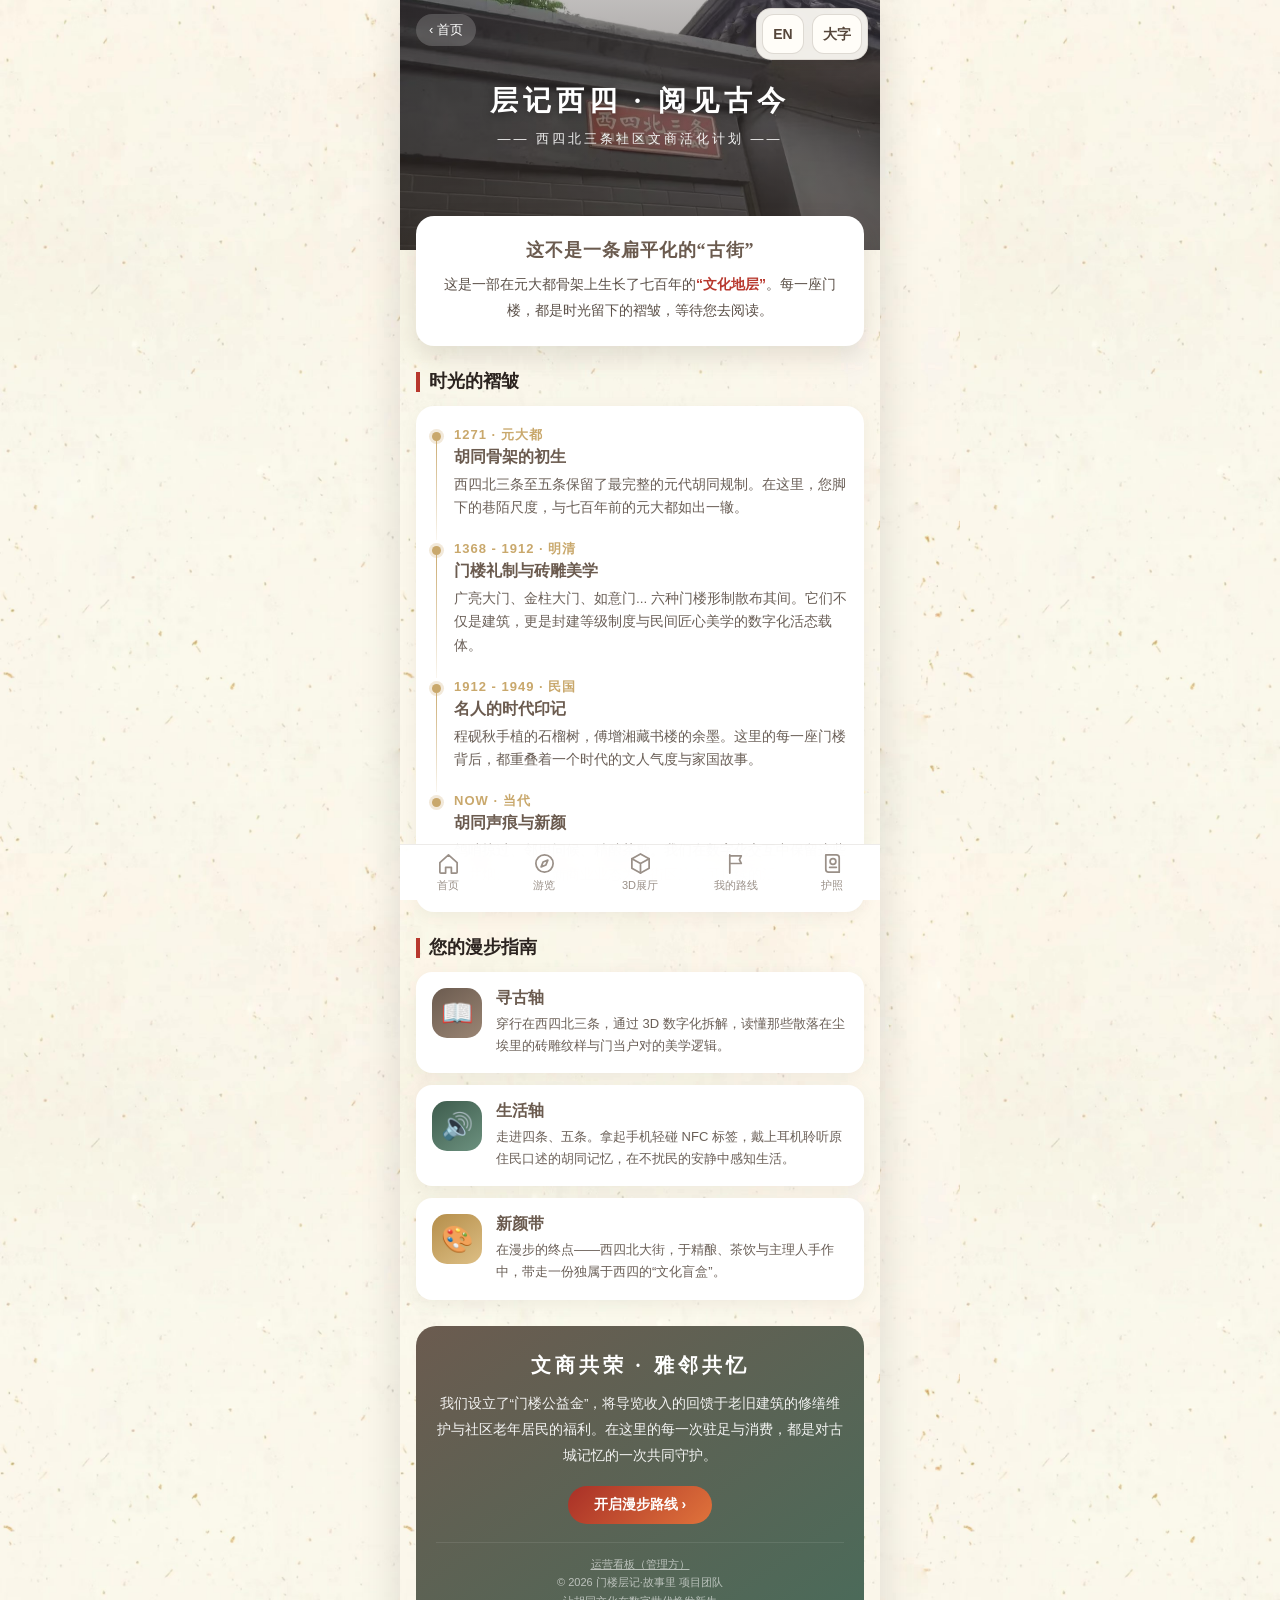
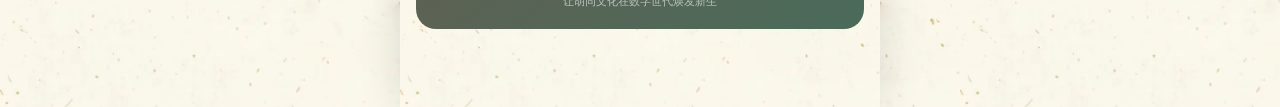
<file: about.html>
<!DOCTYPE html>
<html lang="zh-CN">
<head>
<meta charset="UTF-8">
<meta name="viewport" content="width=device-width, initial-scale=1.0, viewport-fit=cover">
<meta name="theme-color" content="#6B5B4F">
<title>关于项目 | 门楼层记</title>
<style>
:root{--red: #B8382E; --gray: #6B5B4F; --green: #4A6B5A; --gold: #C9A86C; --cream: #F5F1E8; --ink: #2C2420; --line: rgba(107,91,79,0.12);}
*{margin: 0; padding: 0; box-sizing: border-box; -webkit-tap-highlight-color: transparent;}
html{-webkit-text-size-adjust: 100%;}
body{font-family: -apple-system, 'PingFang SC', 'Microsoft YaHei', sans-serif; background: #E6DFD0; color: var(--ink);}
a{color: inherit; text-decoration: none;}
.app{max-width: 480px; margin: 0 auto; min-height: 100vh; background: var(--cream); position: relative; padding-bottom: calc(78px + env(safe-area-inset-bottom)); box-shadow: 0 0 40px rgba(0,0,0,0.12); overflow: hidden;}

.hero{position: relative; height: 250px; color: #fff; display: flex; flex-direction: column; align-items: center; justify-content: center; text-align: center; padding: calc(env(safe-area-inset-top) + 10px) 20px 30px;
      background: linear-gradient(rgba(44,36,32,0.30), rgba(44,36,32,0.70)), url('bg-hero.jpg') center / cover no-repeat, linear-gradient(135deg, #6B5B4F, #4A6B5A);}
.bk{position: absolute; left: 16px; top: calc(env(safe-area-inset-top) + 14px); padding: 7px 13px; border-radius: 20px; font-size: 13px; background: rgba(255,255,255,0.18); backdrop-filter: blur(8px); -webkit-backdrop-filter: blur(8px);}
.hero h1{font-size: 28px; letter-spacing: 5px; font-weight: 600; text-shadow: 0 2px 10px rgba(0,0,0,0.4);}
.hero p{font-size: 13px; letter-spacing: 3px; opacity: 0.92; margin-top: 10px;}

.intro{position: relative; z-index: 2; margin: -34px 16px 0; background: #fff; border-radius: 18px; padding: 22px 18px; text-align: center; box-shadow: 0 10px 24px rgba(107,91,79,0.16);}
.intro h2{font-size: 18px; color: var(--gray); margin-bottom: 10px; letter-spacing: 1px;}
.intro p{font-size: 14px; line-height: 1.85; color: #5b5048;}
.intro strong{color: var(--red);}

.block{margin-top: 26px; padding: 0 16px;}
.block-head{margin-bottom: 14px;}
.block-head h2{font-size: 18px; padding-left: 9px; border-left: 4px solid var(--red); line-height: 1.1;}

/* 文化地层时间线 */
.strata{background: #fff; border-radius: 18px; padding: 20px 16px 6px; box-shadow: 0 4px 16px rgba(107,91,79,0.08);}
.stratum{position: relative; padding-left: 22px; padding-bottom: 20px;}
.stratum::before{content: ''; position: absolute; left: 4px; top: 8px; bottom: 0; width: 1px; background: linear-gradient(to bottom, var(--gold), rgba(201,168,108,0.1));}
.stratum:last-child::before{display: none;}
.stratum::after{content: ''; position: absolute; left: 0; top: 6px; width: 9px; height: 9px; border-radius: 50%; background: var(--gold); box-shadow: 0 0 0 3px rgba(201,168,108,0.25);}
.stratum .yr{display: block; font-size: 13px; font-weight: 700; color: var(--gold); letter-spacing: 1px; margin-bottom: 3px;}
.stratum h4{font-size: 16px; color: var(--gray); margin-bottom: 5px;}
.stratum p{font-size: 13.5px; line-height: 1.75; color: #6a5f57;}

/* 漫步指南 */
.guides{display: flex; flex-direction: column; gap: 12px;}
.guide{display: flex; gap: 14px; background: #fff; border-radius: 16px; padding: 16px; box-shadow: 0 4px 16px rgba(107,91,79,0.08);}
.g-ic{flex: 0 0 50px; height: 50px; border-radius: 15px; display: flex; align-items: center; justify-content: center; font-size: 26px; color: #fff;}
.g1{background: linear-gradient(145deg, #6B5B4F, #9A8574);} .g2{background: linear-gradient(145deg, #3E5C4D, #6C917F);} .g3{background: linear-gradient(145deg, #B58E4A, #DDBF85);}
.guide h3{font-size: 16px; color: var(--gray); margin-bottom: 4px;}
.guide p{font-size: 13px; line-height: 1.7; color: #6a5f57;}

/* 愿景 */
.vision{margin: 26px 16px 0; padding: 26px 20px 18px; border-radius: 20px; color: #fff; text-align: center; background: linear-gradient(145deg, #6B5B4F, #4A6B5A);}
.vision h2{font-size: 20px; letter-spacing: 4px; font-weight: 600; margin-bottom: 12px;}
.vision p{font-size: 13.5px; line-height: 1.95; opacity: 0.92;}
.vision .cta{display: inline-block; margin-top: 16px; padding: 10px 26px; border-radius: 22px; font-size: 14px; font-weight: 700; background: linear-gradient(135deg, #A93027, #E0733B);}
.copy{margin-top: 18px; padding-top: 12px; border-top: 1px solid rgba(255,255,255,0.15); font-size: 11px; opacity: 0.6; line-height: 1.7;}

.reveal{opacity: 0; transform: translateY(18px); transition: opacity 0.6s ease, transform 0.6s ease;}
.reveal.in{opacity: 1; transform: none;}

/* 底部标签栏 */
.tabbar{position: fixed; left: 50%; bottom: 0; transform: translateX(-50%); width: 100%; max-width: 480px; z-index: 50; display: flex;
        background: rgba(255,255,255,0.96); backdrop-filter: blur(14px); -webkit-backdrop-filter: blur(14px);
        border-top: 1px solid var(--line); padding: 7px 0 calc(7px + env(safe-area-inset-bottom));}
.tab{flex: 1; display: flex; flex-direction: column; align-items: center; gap: 3px; font-size: 11px; color: #9a9088;}
.tab svg{width: 23px; height: 23px; fill: none; stroke: currentColor; stroke-width: 1.8; stroke-linecap: round; stroke-linejoin: round;}
.tab.active{color: var(--red); font-weight: 600;}
</style>
<link rel="stylesheet" href="assets/site.css">
</head>
<body>
<div class="app">
  <header class="hero">
    <a class="bk" href="index.html">‹ 首页</a>
    <h1>层记西四 · 阅见古今</h1>
    <p>—— 西四北三条社区文商活化计划 ——</p>
  </header>

  <section class="intro">
    <h2>这不是一条扁平化的“古街”</h2>
    <p>这是一部在元大都骨架上生长了七百年的<strong>“文化地层”</strong>。每一座门楼，都是时光留下的褶皱，等待您去阅读。</p>
  </section>

  <section class="block reveal">
    <div class="block-head"><h2>时光的褶皱</h2></div>
    <div class="strata">
      <div class="stratum">
        <span class="yr">1271 · 元大都</span>
        <h4>胡同骨架的初生</h4>
        <p>西四北三条至五条保留了最完整的元代胡同规制。在这里，您脚下的巷陌尺度，与七百年前的元大都如出一辙。</p>
      </div>
      <div class="stratum">
        <span class="yr">1368 - 1912 · 明清</span>
        <h4>门楼礼制与砖雕美学</h4>
        <p>广亮大门、金柱大门、如意门... 六种门楼形制散布其间。它们不仅是建筑，更是封建等级制度与民间匠心美学的数字化活态载体。</p>
      </div>
      <div class="stratum">
        <span class="yr">1912 - 1949 · 民国</span>
        <h4>名人的时代印记</h4>
        <p>程砚秋手植的石榴树，傅增湘藏书楼的余墨。这里的每一座门楼背后，都重叠着一个时代的文人气度与家国故事。</p>
      </div>
      <div class="stratum">
        <span class="yr">NOW · 当代</span>
        <h4>胡同声痕与新颜</h4>
        <p>鸽哨掠过、邻里问候、精酿茶歇。我们在数字化交互中保留这些市井烟火，并以新商业业态为老街区注入可持续的活力。</p>
      </div>
    </div>
  </section>

  <section class="block reveal">
    <div class="block-head"><h2>您的漫步指南</h2></div>
    <div class="guides">
      <div class="guide">
        <span class="g-ic g1">📖</span>
        <div><h3>寻古轴</h3><p>穿行在西四北三条，通过 3D 数字化拆解，读懂那些散落在尘埃里的砖雕纹样与门当户对的美学逻辑。</p></div>
      </div>
      <div class="guide">
        <span class="g-ic g2">🔊</span>
        <div><h3>生活轴</h3><p>走进四条、五条。拿起手机轻碰 NFC 标签，戴上耳机聆听原住民口述的胡同记忆，在不扰民的安静中感知生活。</p></div>
      </div>
      <div class="guide">
        <span class="g-ic g3">🎨</span>
        <div><h3>新颜带</h3><p>在漫步的终点——西四北大街，于精酿、茶饮与主理人手作中，带走一份独属于西四的“文化盲盒”。</p></div>
      </div>
    </div>
  </section>

  <section class="vision reveal">
    <h2>文商共荣 · 雅邻共忆</h2>
    <p>我们设立了“门楼公益金”，将导览收入的回馈于老旧建筑的修缮维护与社区老年居民的福利。在这里的每一次驻足与消费，都是对古城记忆的一次共同守护。</p>
    <a class="cta" href="choose.html">开启漫步路线 ›</a>
    <div class="copy"><a href="admin.html" style="text-decoration:underline">运营看板（管理方）</a><br>© 2026 门楼层记·故事里 项目团队<br>让胡同文化在数字世代焕发新生</div>
  </section>
</div>

<nav class="tabbar">
  <a class="tab" href="index.html">
    <svg viewBox="0 0 24 24"><path d="M3 11l9-8 9 8v10a1 1 0 0 1-1 1h-5v-6H9v6H4a1 1 0 0 1-1-1z"/></svg>首页
  </a>
  <a class="tab" href="choose.html">
    <svg viewBox="0 0 24 24"><circle cx="12" cy="12" r="9"/><path d="M15.5 8.5l-2 5-5 2 2-5z"/></svg>游览
  </a>
  <a class="tab" href="gate-3d.html">
    <svg viewBox="0 0 24 24"><path d="M12 2l9 5v10l-9 5-9-5V7z"/><path d="M12 12l9-5M12 12v10M12 12L3 7"/></svg>3D展厅
  </a>
  <a class="tab" href="route.html">
    <svg viewBox="0 0 24 24"><path d="M5 22V3"/><path d="M5 4h12l-2 4 2 4H5"/></svg>我的路线
  </a>
  <a class="tab" href="passport.html">
    <svg viewBox="0 0 24 24"><path d="M5 3h11a3 3 0 0 1 3 3v15H8a3 3 0 0 1-3-3z"/><circle cx="12.5" cy="10" r="3"/><path d="M9 16h7"/></svg>护照
  </a>
</nav>

<script>
(function () {
  var els = document.querySelectorAll('.reveal');
  if (!('IntersectionObserver' in window)) { els.forEach(function (e) { e.classList.add('in'); }); return; }
  var io = new IntersectionObserver(function (list) {
    list.forEach(function (en) { if (en.isIntersecting) { en.target.classList.add('in'); io.unobserve(en.target); } });
  }, {threshold: 0.1});
  els.forEach(function (e) { io.observe(e); });
})();
</script>
<script src="assets/site.js"></script>
</body>
</html>
</file>
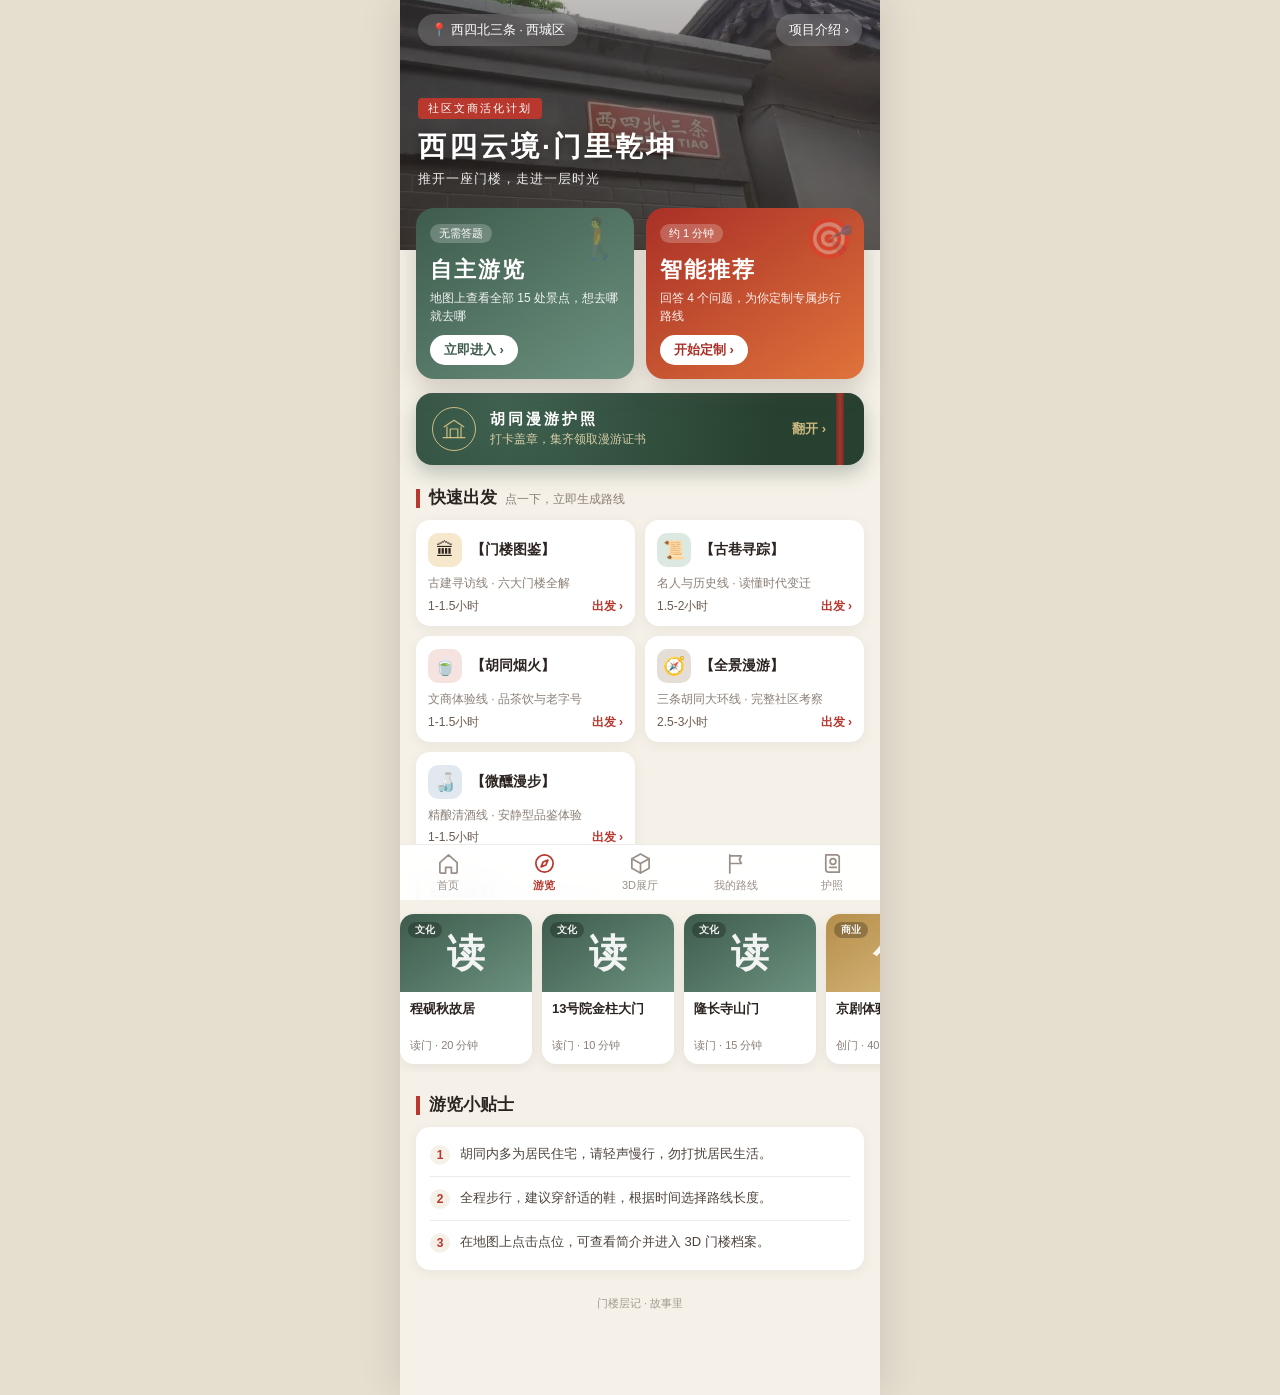
<file: choose.html>
<!DOCTYPE html>
<html lang="zh-CN">
<head>
<meta charset="UTF-8">
<meta name="viewport" content="width=device-width, initial-scale=1.0, viewport-fit=cover">
<meta name="theme-color" content="#6B5B4F">
<title>开启漫步 | 门楼层记·故事里</title>
<style>
:root{
  --red: #B8382E; --gray: #6B5B4F; --green: #4A6B5A; --gold: #C9A86C;
  --cream: #F5F1E8; --ink: #2C2420; --line: rgba(107, 91, 79, 0.12);
}
*{margin: 0; padding: 0; box-sizing: border-box; -webkit-tap-highlight-color: transparent;}
html{-webkit-text-size-adjust: 100%;}
body{font-family: -apple-system, 'PingFang SC', 'Microsoft YaHei', sans-serif; background: #E6DFD0; color: var(--ink);}
a{color: inherit; text-decoration: none;}
button{font-family: inherit; border: none; background: none; cursor: pointer; color: inherit;}

.app{max-width: 480px; margin: 0 auto; min-height: 100vh; background: var(--cream); position: relative;
     padding-bottom: calc(78px + env(safe-area-inset-bottom)); box-shadow: 0 0 40px rgba(0,0,0,0.12);}

/* ---------- 顶部主视觉 ---------- */
.hero{position: relative; height: 250px; color: #fff; padding: calc(env(safe-area-inset-top) + 14px) 18px 0;
      background: linear-gradient(rgba(44,36,32,0.30), rgba(44,36,32,0.70)), url('bg-hero.jpg') center / cover no-repeat, linear-gradient(135deg, #6B5B4F, #4A6B5A);}
.hero-bar{display: flex; justify-content: space-between; align-items: center;}
.pill{display: inline-flex; align-items: center; gap: 5px; padding: 7px 13px; border-radius: 20px; font-size: 13px; background: rgba(255,255,255,0.18); backdrop-filter: blur(8px); -webkit-backdrop-filter: blur(8px);}
.hero-text{position: absolute; left: 18px; right: 18px; bottom: 62px;}
.hero-tag{display: inline-block; font-size: 11px; letter-spacing: 2px; padding: 3px 10px; border-radius: 4px; background: var(--red); margin-bottom: 10px;}
.hero h1{font-size: 28px; line-height: 1.25; letter-spacing: 3px; text-shadow: 0 2px 10px rgba(0,0,0,0.4);}
.hero p{font-size: 13px; opacity: 0.9; margin-top: 6px; letter-spacing: 1px;}

/* ---------- 两个主入口 ---------- */
.entries{display: grid; grid-template-columns: 1fr 1fr; gap: 12px; margin: -42px 16px 0; position: relative; z-index: 2;}
.entry{position: relative; overflow: hidden; border-radius: 18px; padding: 16px 14px 14px; min-height: 158px; color: #fff; display: flex; flex-direction: column;
       box-shadow: 0 10px 24px rgba(107, 91, 79, 0.28); transition: transform 0.15s;}
.entry:active{transform: scale(0.97);}
.entry.free{background: linear-gradient(145deg, #3E5C4D, #6C917F);}
.entry.smart{background: linear-gradient(145deg, #A93027, #E0733B);}
.entry .mark{position: absolute; right: 10px; top: 10px; font-size: 40px; opacity: 0.30; line-height: 1; pointer-events: none;}
.entry .badge{align-self: flex-start; font-size: 11px; padding: 2px 9px; border-radius: 10px; background: rgba(255,255,255,0.22);}
.entry h2{font-size: 22px; margin: 12px 0 4px; letter-spacing: 2px;}
.entry p{font-size: 12px; line-height: 1.5; opacity: 0.92; flex: 1;}
.entry .go{align-self: flex-start; margin-top: 10px; display: inline-flex; align-items: center; gap: 4px; padding: 6px 14px; border-radius: 16px; font-size: 13px; font-weight: 600; background: #fff;}
.entry.free .go{color: #3E5C4D;}
.entry.smart .go{color: #A93027;}

/* ---------- 继续上次路线 ---------- */
.resume{display: flex; align-items: center; gap: 12px; margin: 14px 16px 0; padding: 12px 14px; background: #fff; border-radius: 14px; box-shadow: 0 4px 14px rgba(107, 91, 79, 0.1);}
.resume[hidden]{display: none;}
.resume .ico{width: 40px; height: 40px; border-radius: 12px; background: #F6E3DF; color: var(--red); display: flex; align-items: center; justify-content: center; font-size: 20px;}
.resume .txt{flex: 1; min-width: 0;}
.resume .txt b{display: block; font-size: 14px;}
.resume .txt span{font-size: 12px; color: #8a7f76;}
.resume .arrow{color: #b5aca3; font-size: 20px;}

/* ---------- 护照入口 ---------- */
.pp{display: flex; align-items: center; gap: 14px; margin: 14px 16px 0; padding: 14px 16px; border-radius: 16px; color: #F3E3B8; background: radial-gradient(circle at 20% 20%, #3f6150, #27402F 75%); box-shadow: 0 8px 20px rgba(39,64,47,0.28); position: relative; overflow: hidden;}
.pp::after{content: ''; position: absolute; right: 20px; top: 0; bottom: 0; width: 8px; background: linear-gradient(90deg, #7d2a22, #B8382E, #7d2a22); opacity: 0.85;}
.pp .pi{flex: 0 0 44px; height: 44px; border-radius: 50%; border: 1.5px solid #E8CF8E; display: flex; align-items: center; justify-content: center;}
.pp .pi svg{width: 26px; height: 26px;}
.pp b{display: block; font-size: 15px; letter-spacing: 3px; color: #fff;}
.pp span{font-size: 12px; opacity: 0.85;}
.pp .go{margin-left: auto; margin-right: 22px; font-size: 13px; font-weight: 700; color: #E8CF8E;}

/* ---------- 区块 ---------- */
.block{margin-top: 24px; padding: 0 16px;}
.block-head{display: flex; align-items: baseline; gap: 8px; margin-bottom: 12px;}
.block-head h3{font-size: 17px; padding-left: 9px; border-left: 4px solid var(--red); line-height: 1.1;}
.block-head small{font-size: 12px; color: #8a7f76;}

/* 快速出发 */
.presets{display: grid; grid-template-columns: 1fr 1fr; gap: 10px;}
.preset{display: block; width: 100%; background: #fff; border-radius: 14px; padding: 13px 12px 11px; text-align: left; box-shadow: 0 3px 12px rgba(107, 91, 79, 0.08); transition: transform 0.15s;}
.preset:active{transform: scale(0.97);}
.preset .top{display: flex; align-items: center; gap: 9px;}
.preset .ic{width: 34px; height: 34px; border-radius: 10px; display: flex; align-items: center; justify-content: center; font-size: 18px; flex-shrink: 0;}
.preset .top b{font-size: 14px; line-height: 1.25;}
.preset .desc{font-size: 12px; color: #8a7f76; margin: 8px 0 6px; line-height: 1.4;}
.preset .meta{display: flex; justify-content: space-between; align-items: center; font-size: 12px; color: var(--gray);}
.preset .meta i{font-style: normal; color: var(--red); font-weight: 600;}

/* 热门景点 */
.spots{display: flex; gap: 10px; overflow-x: auto; margin: 0 -16px; padding: 2px 16px 8px; scroll-snap-type: x proximity; scrollbar-width: none;}
.spots::-webkit-scrollbar{display: none;}
.spot{flex: 0 0 132px; scroll-snap-align: start; background: #fff; border-radius: 14px; overflow: hidden; box-shadow: 0 3px 12px rgba(107, 91, 79, 0.1); transition: transform 0.15s;}
.spot:active{transform: scale(0.97);}
.spot .cover{height: 78px; position: relative; display: flex; align-items: center; justify-content: center; color: rgba(255,255,255,0.92); font-size: 38px; font-weight: 700;}
.spot .cover.culture{background: linear-gradient(145deg, #3E5C4D, #6C917F);}
.spot .cover.biz{background: linear-gradient(145deg, #B58E4A, #DDBF85);}
.spot .cover em{position: absolute; left: 8px; top: 8px; font-style: normal; font-size: 10px; padding: 1px 7px; border-radius: 8px; background: rgba(0,0,0,0.25);}
.spot .info{padding: 9px 10px 11px;}
.spot .info b{display: block; font-size: 13px; line-height: 1.3; min-height: 34px;}
.spot .info span{font-size: 11px; color: #8a7f76;}

/* 小贴士 */
.tips{background: #fff; border-radius: 14px; padding: 6px 14px; box-shadow: 0 3px 12px rgba(107, 91, 79, 0.08);}
.tip{display: flex; gap: 10px; padding: 11px 0; font-size: 13px; line-height: 1.55; color: #4d433c;}
.tip + .tip{border-top: 1px solid var(--line);}
.tip .n{flex: 0 0 auto; width: 20px; height: 20px; border-radius: 50%; background: var(--cream); color: var(--red); font-size: 12px; font-weight: 700; display: flex; align-items: center; justify-content: center; margin-top: 1px;}

.foot{text-align: center; font-size: 11px; color: #a39a91; margin: 26px 0 6px;}

/* ---------- 底部标签栏 ---------- */
.tabbar{position: fixed; left: 50%; bottom: 0; transform: translateX(-50%); width: 100%; max-width: 480px; z-index: 50; display: flex;
        background: rgba(255,255,255,0.96); backdrop-filter: blur(14px); -webkit-backdrop-filter: blur(14px);
        border-top: 1px solid var(--line); padding: 7px 0 calc(7px + env(safe-area-inset-bottom));}
.tab{flex: 1; display: flex; flex-direction: column; align-items: center; gap: 3px; font-size: 11px; color: #9a9088;}
.tab svg{width: 23px; height: 23px; fill: none; stroke: currentColor; stroke-width: 1.8; stroke-linecap: round; stroke-linejoin: round;}
.tab.active{color: var(--red); font-weight: 600;}

@media (max-width: 340px){
  .hero h1{font-size: 24px;}
  .entry h2{font-size: 19px;}
}
</style>
</head>
<body>
<div class="app">

  <!-- 主视觉 -->
  <header class="hero">
    <div class="hero-bar">
      <span class="pill">📍 西四北三条 · 西城区</span>
      <a class="pill" href="about.html">项目介绍 ›</a>
    </div>
    <div class="hero-text">
      <span class="hero-tag">社区文商活化计划</span>
      <h1>西四云境·门里乾坤</h1>
      <p>推开一座门楼，走进一层时光</p>
    </div>
  </header>

  <!-- 两种游览方式 -->
  <section class="entries">
    <a class="entry free" href="map.html?mode=free">
      <span class="mark">🚶</span>
      <span class="badge">无需答题</span>
      <h2>自主游览</h2>
      <p>地图上查看全部 <span id="nodeCount">15</span> 处景点，想去哪就去哪</p>
      <span class="go">立即进入 ›</span>
    </a>
    <a class="entry smart" href="quiz.html">
      <span class="mark">🎯</span>
      <span class="badge">约 1 分钟</span>
      <h2>智能推荐</h2>
      <p>回答 4 个问题，为你定制专属步行路线</p>
      <span class="go">开始定制 ›</span>
    </a>
  </section>

  <!-- 继续上次路线 -->
  <a class="resume" id="resume" href="map.html" hidden>
    <span class="ico">🧭</span>
    <span class="txt"><b>继续上次路线</b><span id="resumeMeta"></span></span>
    <span class="arrow">›</span>
  </a>

  <!-- 电子护照 -->
  <a class="pp" href="passport.html">
    <span class="pi"><svg viewBox="0 0 48 48" fill="none" stroke="#E8CF8E" stroke-width="2.2" stroke-linecap="round" stroke-linejoin="round"><path d="M6 20L24 8l18 12"/><path d="M11 20v20M37 20v20"/><path d="M17 40V24h14v16"/><path d="M4 40h40"/></svg></span>
    <div><b>胡同漫游护照</b><span id="ppText">打卡盖章，集齐领取漫游证书</span></div>
    <span class="go">翻开 ›</span>
  </a>

  <!-- 快速出发 -->
  <section class="block">
    <div class="block-head"><h3>快速出发</h3><small>点一下，立即生成路线</small></div>
    <div class="presets" id="presets"></div>
  </section>

  <!-- 热门景点 -->
  <section class="block">
    <div class="block-head"><h3>热门景点</h3><small>点击在地图上查看</small></div>
    <div class="spots" id="spots"></div>
  </section>

  <!-- 小贴士 -->
  <section class="block">
    <div class="block-head"><h3>游览小贴士</h3></div>
    <div class="tips">
      <div class="tip"><span class="n">1</span><span>胡同内多为居民住宅，请轻声慢行，勿打扰居民生活。</span></div>
      <div class="tip"><span class="n">2</span><span>全程步行，建议穿舒适的鞋，根据时间选择路线长度。</span></div>
      <div class="tip"><span class="n">3</span><span>在地图上点击点位，可查看简介并进入 3D 门楼档案。</span></div>
    </div>
  </section>

  <p class="foot">门楼层记 · 故事里</p>
</div>

<!-- 底部标签栏 -->
<nav class="tabbar">
  <a class="tab" href="index.html">
    <svg viewBox="0 0 24 24"><path d="M3 11l9-8 9 8v10a1 1 0 0 1-1 1h-5v-6H9v6H4a1 1 0 0 1-1-1z"/></svg>首页
  </a>
  <a class="tab active" href="choose.html">
    <svg viewBox="0 0 24 24"><circle cx="12" cy="12" r="9"/><path d="M15.5 8.5l-2 5-5 2 2-5z"/></svg>游览
  </a>
  <a class="tab" href="gate-3d.html">
    <svg viewBox="0 0 24 24"><path d="M12 2l9 5v10l-9 5-9-5V7z"/><path d="M12 12l9-5M12 12v10M12 12L3 7"/></svg>3D展厅
  </a>
  <a class="tab" href="route.html">
    <svg viewBox="0 0 24 24"><path d="M5 22V3"/><path d="M5 4h12l-2 4 2 4H5"/></svg>我的路线
  </a>
  <a class="tab" href="passport.html">
    <svg viewBox="0 0 24 24"><path d="M5 3h11a3 3 0 0 1 3 3v15H8a3 3 0 0 1-3-3z"/><circle cx="12.5" cy="10" r="3"/><path d="M9 16h7"/></svg>护照
  </a>
</nav>

<script>
(function () {
  var $ = function (id) { return document.getElementById(id); };

  // 快速出发：直接带着预设答案进入地图页，由地图页生成路线
      var PRESETS = [
    {icon: '🏛', bg: '#F5E8CC', title: '【门楼图鉴】', desc: '古建寻访线 · 六大门楼全解', time: '1-1.5小时',
     q: 'preset=1'},
    {icon: '📜', bg: '#DCE9E1', title: '【古巷寻踪】', desc: '名人与历史线 · 读懂时代变迁', time: '1.5-2小时',
     q: 'preset=2'},
    {icon: '🍵', bg: '#F6E3DF', title: '【胡同烟火】', desc: '文商体验线 · 品茶饮与老字号', time: '1-1.5小时',
     q: 'preset=3'},
    {icon: '🧭', bg: '#E4DED6', title: '【全景漫游】', desc: '三条胡同大环线 · 完整社区考察', time: '2.5-3小时',
     q: 'preset=4'},
    {icon: '🍶', bg: '#E2E8F0', title: '【微醺漫步】', desc: '精酿清酒线 · 安静型品鉴体验', time: '1-1.5小时',
     q: 'preset=5'}
  ];
  PRESETS.forEach(function (p) {
    var a = document.createElement('a');
    a.className = 'preset';
    a.href = 'map.html?' + p.q;
    a.innerHTML =
      '<div class="top"><span class="ic" style="background:' + p.bg + '">' + p.icon + '</span><b>' + p.title + '</b></div>' +
      '<div class="desc">' + p.desc + '</div>' +
      '<div class="meta"><span>' + p.time + '</span><i>出发 ›</i></div>';
    $('presets').appendChild(a);
  });

  // 热门景点：点击后在自主游览地图中直接定位
  var HOT = [
    {id: 'N39', name: '程砚秋故居',     type: '文化', theme: '读门', stay: 20},
    {id: 'N3',  name: '13号院金柱大门', type: '文化', theme: '读门', stay: 10},
    {id: 'N1',  name: '隆长寺山门',     type: '文化', theme: '读门', stay: 15},
    {id: 'N11', name: '京剧体验馆',     type: '商业', theme: '创门', stay: 40},
    {id: 'B1',  name: '无问西东精酿',   type: '商业', theme: '创门', stay: 30},
    {id: 'N12', name: '拾光茶铺',       type: '商业', theme: '创门', stay: 30},
    {id: 'L5',  name: '傅增湘故居',     type: '文化', theme: '阅巷', stay: 15}
  ];
  HOT.forEach(function (n) {
    var a = document.createElement('a');
    a.className = 'spot';
    a.href = 'map.html?mode=free&focus=' + n.id;
    a.innerHTML =
      '<div class="cover ' + (n.type === '商业' ? 'biz' : 'culture') + '"><em>' + n.type + '</em>' + n.theme.charAt(0) + '</div>' +
      '<div class="info"><b>' + n.name + '</b><span>' + n.theme + ' · ' + n.stay + ' 分钟</span></div>';
    $('spots').appendChild(a);
  });

  // 护照进度
  try { var st = JSON.parse(localStorage.getItem('menlouStamps') || '{}'), c = Object.keys(st).length; if (c) $('ppText').textContent = '已集印章 ' + c + ' / 15 枚'; } catch (e) {}

  // 继续上次路线
  try {
    var saved = JSON.parse(localStorage.getItem('routeData') || 'null');
    if (saved && saved.route && saved.route.length) {
      $('resumeMeta').textContent = saved.route.length + ' 处景点 · 约 ' + (saved.totalTime || '--') + ' 分钟';
      $('resume').hidden = false;
    }
  } catch (e) {}
})();
</script>
</body>
</html>
</file>
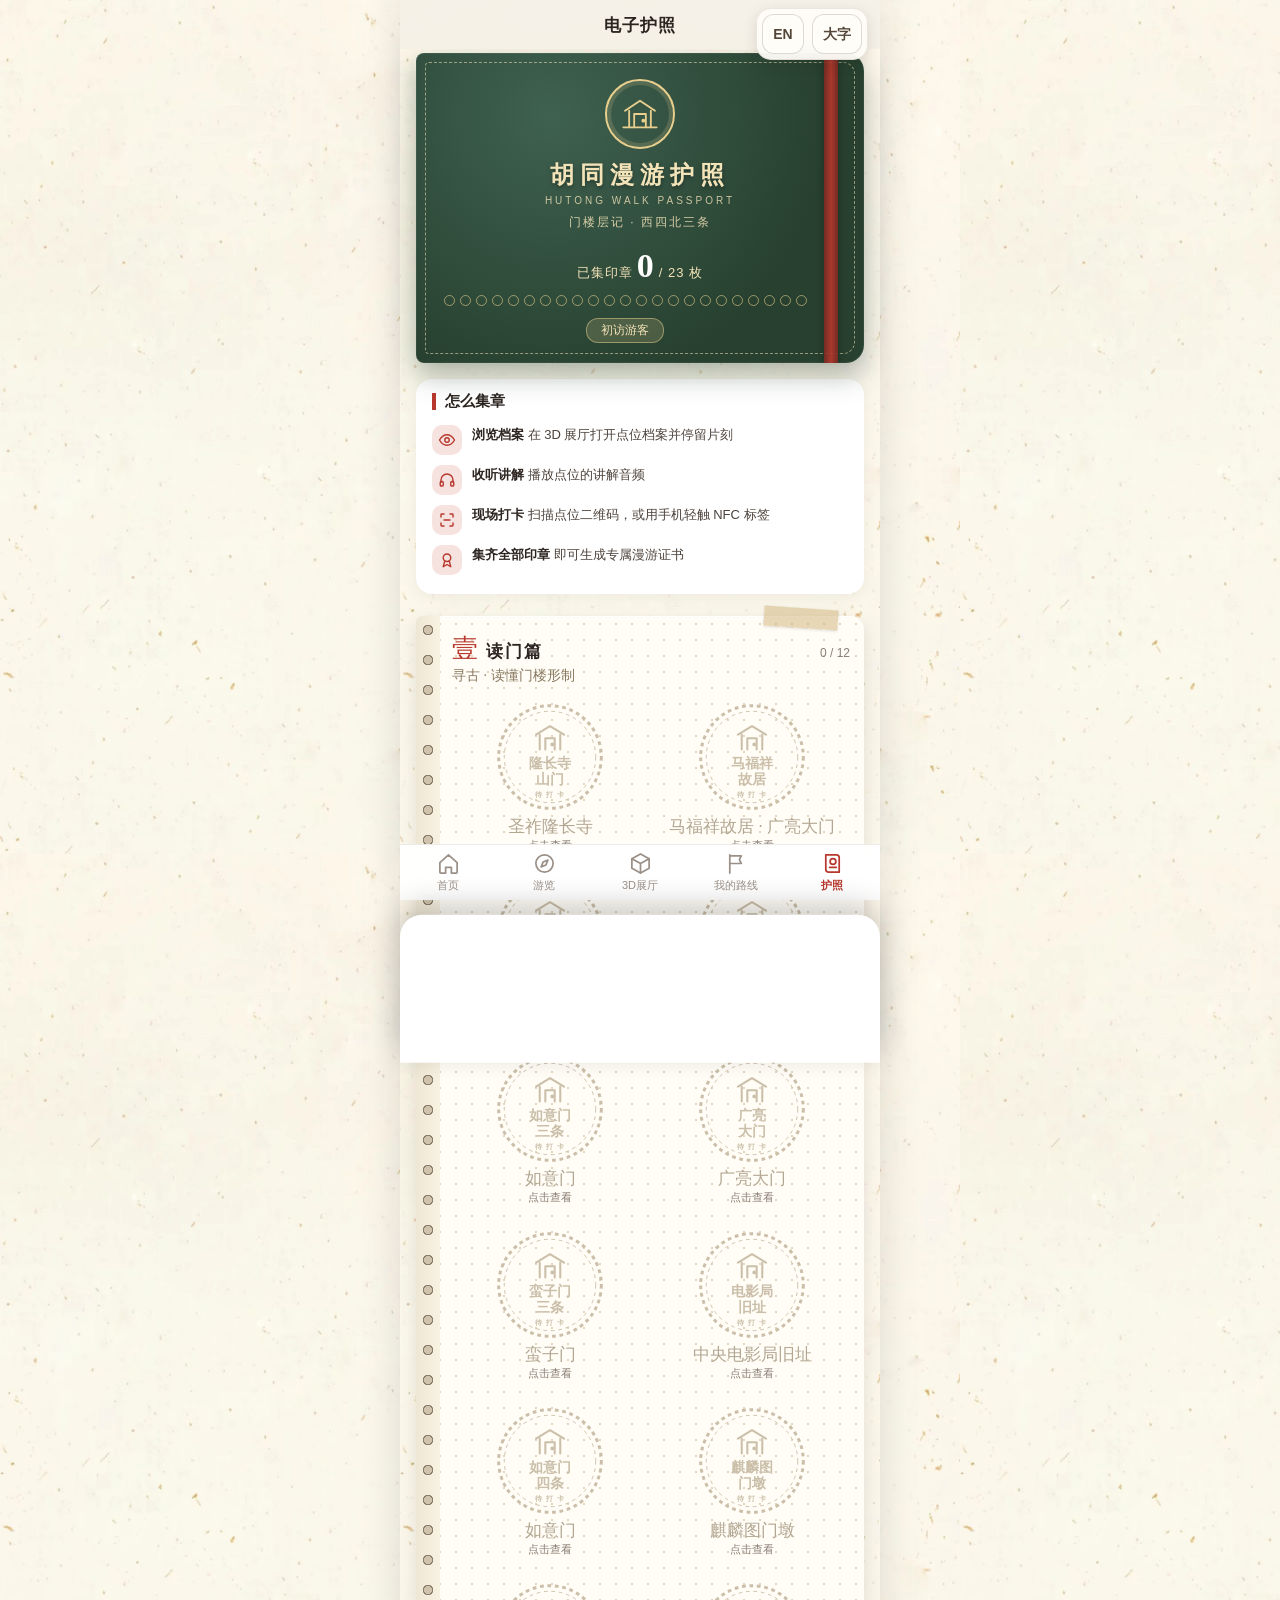
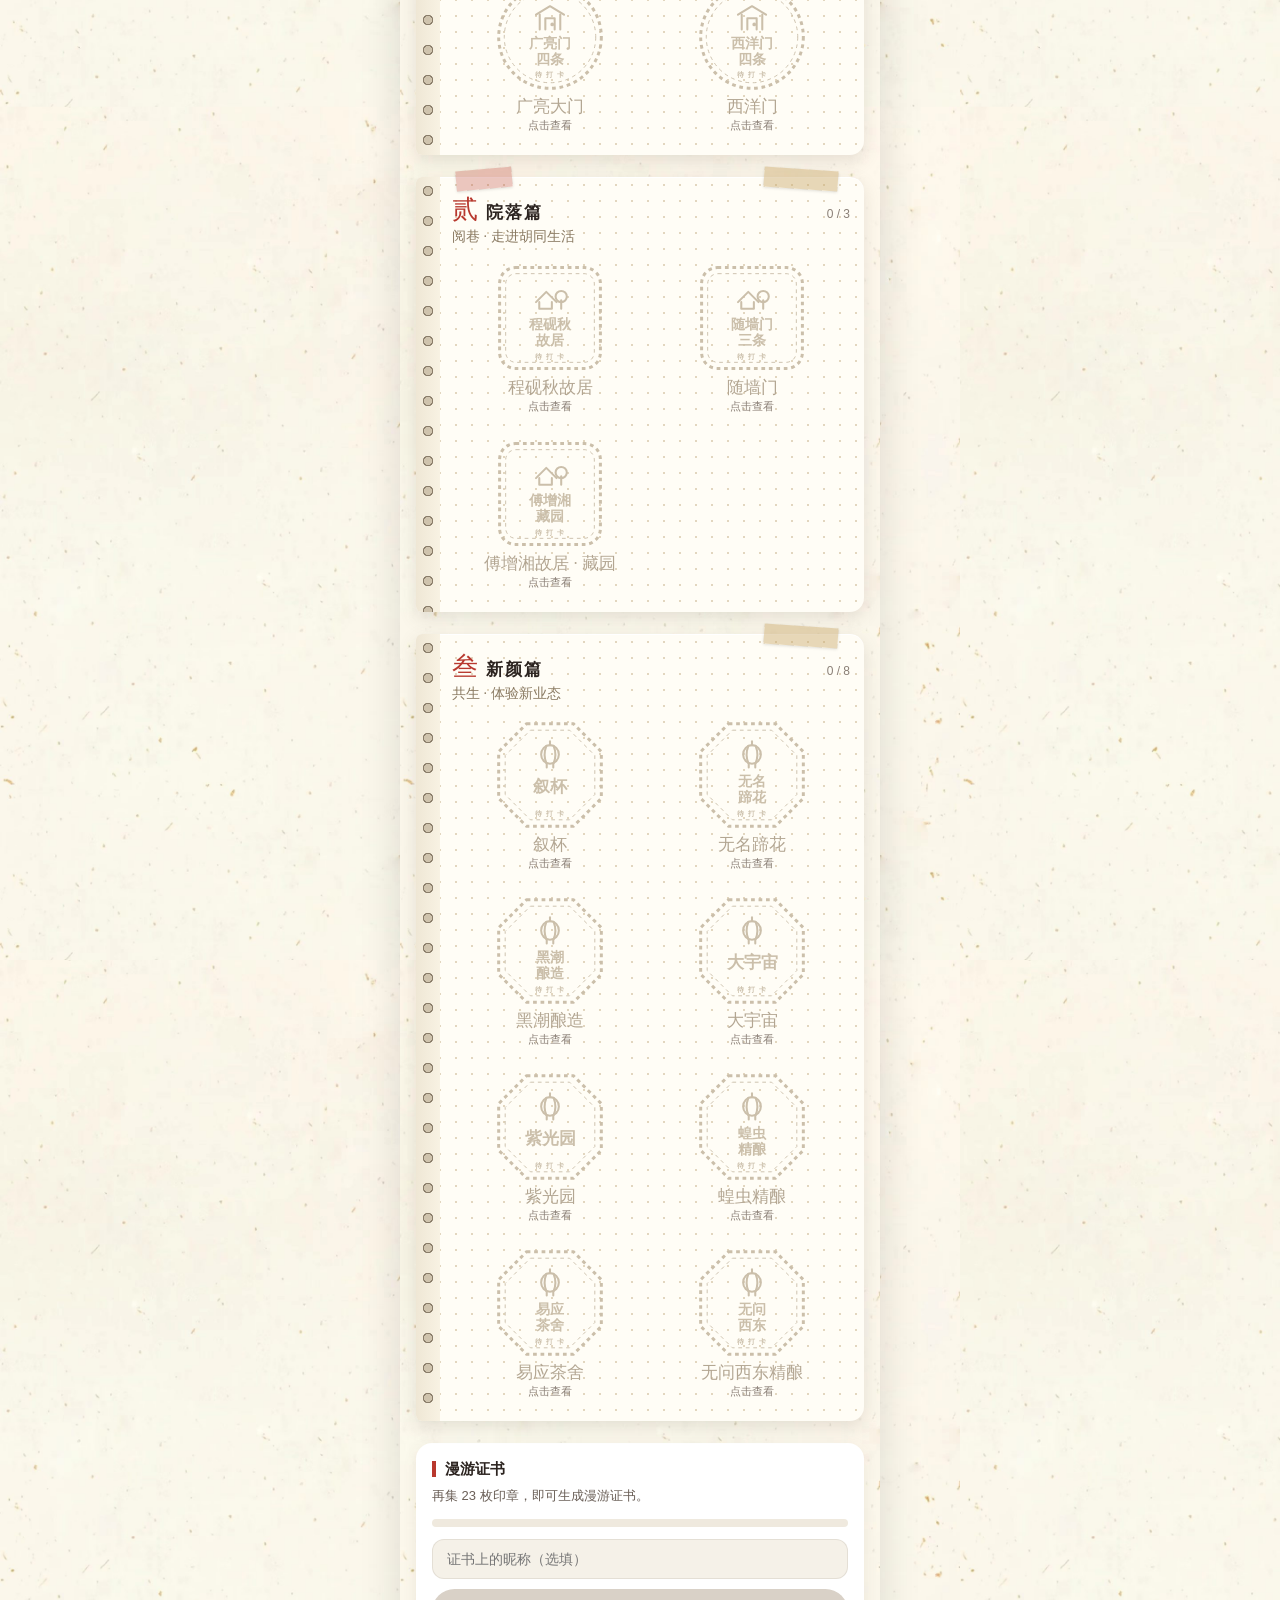
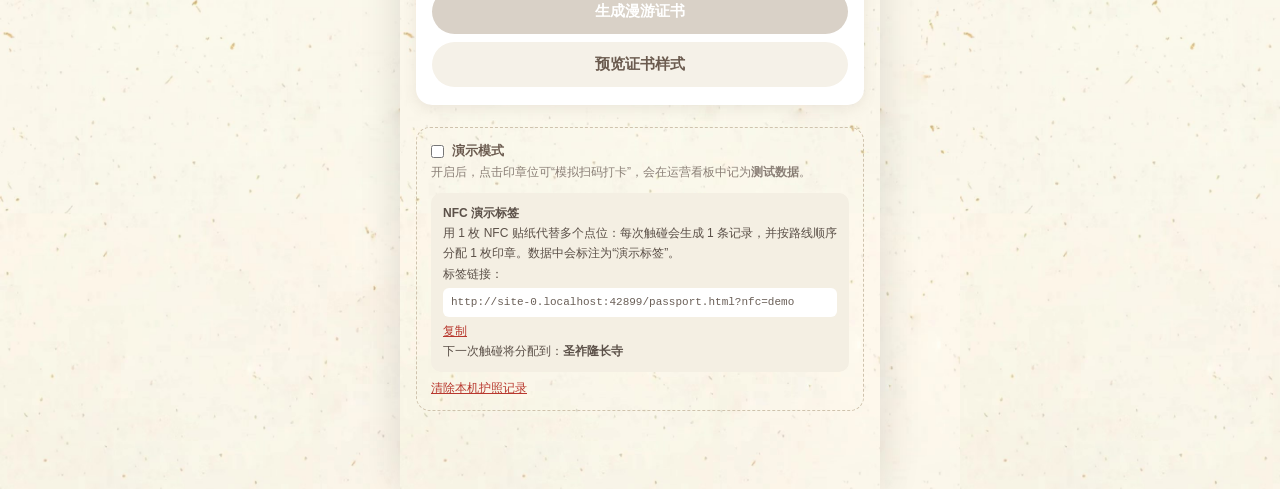
<file: passport.html>
<!DOCTYPE html>
<html lang="zh-CN">
<head>
<meta charset="UTF-8">
<meta name="viewport" content="width=device-width, initial-scale=1.0, viewport-fit=cover">
<meta name="theme-color" content="#F5F1E8">
<title>电子护照 | 门楼层记·故事里</title>
<style>
:root{--red: #B8382E; --gray: #6B5B4F; --green: #4A6B5A; --gold: #C9A86C; --cream: #F5F1E8; --ink: #2C2420; --line: rgba(107,91,79,0.12);
      --hand: 'Ma Shan Zheng','STXingkai','Xingkai SC','STKaiti','KaiTi','Kaiti SC',cursive,serif;}
*{margin: 0; padding: 0; box-sizing: border-box; -webkit-tap-highlight-color: transparent;}
html{-webkit-text-size-adjust: 100%;}
body{font-family: -apple-system, 'PingFang SC', 'Microsoft YaHei', sans-serif; background: #E6DFD0; color: var(--ink);}
a{color: inherit; text-decoration: none;}
button{font-family: inherit; border: none; background: none; cursor: pointer; color: inherit;}
.app{max-width: 480px; margin: 0 auto; min-height: 100vh; background: var(--cream); position: relative; padding-bottom: calc(78px + env(safe-area-inset-bottom)); box-shadow: 0 0 40px rgba(0,0,0,0.12);}

.top{position: sticky; top: 0; z-index: 20; text-align: center; font-size: 17px; font-weight: 700; letter-spacing: 1px; padding: calc(env(safe-area-inset-top) + 14px) 0 12px; background: rgba(245,241,232,0.96); backdrop-filter: blur(10px); -webkit-backdrop-filter: blur(10px);}

/* ---------- 护照封面 ---------- */
.cover{position: relative; margin: 4px 16px 0; padding: 26px 20px 20px; border-radius: 8px 18px 18px 8px; color: #F3E3B8; text-align: center; overflow: hidden;
       background: radial-gradient(circle at 30% 20%, #3f6150, #27402F 70%); box-shadow: 0 12px 28px rgba(39,64,47,0.38), inset 0 0 0 1px rgba(255,255,255,0.06);}
.cover::before{content: ''; position: absolute; inset: 9px; border: 1.5px dashed rgba(243,227,184,0.55); border-radius: 4px 12px 12px 4px; pointer-events: none;}
.cover::after{content: ''; position: absolute; right: 26px; top: -4px; bottom: -4px; width: 14px; background: linear-gradient(90deg, #7d2a22, #B8382E, #7d2a22); opacity: 0.9; box-shadow: 0 0 8px rgba(0,0,0,0.3);}
.cover .emb{width: 70px; height: 70px; margin: 0 auto 10px; border-radius: 50%; border: 2px solid #E8CF8E; display: flex; align-items: center; justify-content: center; box-shadow: inset 0 0 0 4px rgba(232,207,142,0.18);}
.cover h1{font-size: 24px; letter-spacing: 6px; font-weight: 700; text-shadow: 0 2px 4px rgba(0,0,0,0.35);}
.cover .en{font-size: 10px; letter-spacing: 3px; opacity: 0.8; margin-top: 4px;}
.cover .sub{font-size: 12px; opacity: 0.85; margin-top: 8px; letter-spacing: 2px;}
.cover .cnt{margin-top: 16px; font-size: 13px; letter-spacing: 1px;}
.cover .cnt b{font-size: 34px; color: #fff; font-family: Georgia, serif; margin: 0 4px;}
.dots{display: flex; flex-wrap: wrap; justify-content: center; gap: 5px; margin: 10px 30px 0 0;}
.dots i{width: 11px; height: 11px; border-radius: 50%; border: 1.5px solid rgba(232,207,142,0.6);}
.dots i.on{background: #E8CF8E; border-color: #E8CF8E; box-shadow: 0 0 6px rgba(232,207,142,0.8);}
.rank{display: inline-block; margin-top: 12px; margin-right: 30px; padding: 3px 14px; border-radius: 12px; font-size: 12px; background: rgba(232,207,142,0.18); border: 1px solid rgba(232,207,142,0.5);}

/* ---------- 集章规则 ---------- */
.rules{margin: 16px 16px 0; padding: 14px 16px; background: #fff; border-radius: 16px; box-shadow: 0 4px 14px rgba(107,91,79,0.08);}
.rules h3{font-size: 15px; padding-left: 9px; border-left: 4px solid var(--red); line-height: 1.1; margin-bottom: 10px;}
.rule{display: flex; gap: 10px; align-items: flex-start; font-size: 13px; line-height: 1.6; color: #4d433c; padding: 5px 0;}
.rule .ri{flex: 0 0 30px; height: 30px; border-radius: 10px; background: #F6E3DF; color: var(--red); display: flex; align-items: center; justify-content: center;}
.rule .ri svg{width: 18px; height: 18px; fill: none; stroke: currentColor; stroke-width: 1.9; stroke-linecap: round; stroke-linejoin: round;}
.rule b{color: var(--ink);}

/* ---------- 手账页 ---------- */
.page{position: relative; margin: 22px 16px 0; padding: 20px 14px 14px 36px; border-radius: 6px 14px 14px 6px; background-color: #FFFDF6;
      background-image: radial-gradient(#e2d6bf 1px, transparent 1.2px); background-size: 16px 16px;
      box-shadow: 0 6px 18px rgba(107,91,79,0.16), 0 1px 0 #fff inset;}
.page::before{content: ''; position: absolute; left: 0; top: 0; bottom: 0; width: 24px; border-radius: 6px 0 0 6px;
              background: radial-gradient(circle at 12px 14px, #cfc3ad 0 4px, #8a7d6a 4px 5px, transparent 5.5px) 0 0 / 24px 30px repeat-y, linear-gradient(90deg, #efe7d5, #f8f2e3);}
.tape{position: absolute; width: 74px; height: 20px; background: rgba(201,168,108,0.45); top: -8px; right: 26px; transform: rotate(4deg); box-shadow: 0 1px 3px rgba(0,0,0,0.12);}
.tape.t2{left: 40px; right: auto; transform: rotate(-5deg); background: rgba(184,56,46,0.28); width: 56px;}
.ph{display: flex; align-items: baseline; gap: 8px; margin-bottom: 4px;}
.ph .no{font-family: var(--hand); font-size: 26px; color: var(--red); line-height: 1;}
.ph h2{font-size: 17px; letter-spacing: 2px;}
.ph .pc{margin-left: auto; font-size: 12px; color: #8a7f76;}
.pn{font-family: var(--hand); font-size: 14px; color: #8a7a62; margin-bottom: 10px;}
.grid{display: grid; grid-template-columns: 1fr 1fr; gap: 10px 6px;}
.slot{display: flex; flex-direction: column; align-items: center; text-align: center; padding: 6px 2px 8px; border-radius: 10px; transition: background 0.15s;}
.slot:active{background: rgba(201,168,108,0.12);}
.stamp{width: 112px; height: 112px;}
.stamp svg{width: 100%; height: 100%; display: block; overflow: visible;}
.cap{font-family: var(--hand); font-size: 17px; margin-top: 2px; color: #3b3027;}
.slot.lock .cap{color: #b3a692;}
.meta{font-size: 10.5px; color: #8a7f76; margin-top: 1px; min-height: 14px;}

/* ---------- 证书 ---------- */
.cert{margin: 22px 16px 0; padding: 18px 16px; border-radius: 16px; background: #fff; box-shadow: 0 4px 14px rgba(107,91,79,0.1);}
.cert h3{font-size: 15px; padding-left: 9px; border-left: 4px solid var(--red); line-height: 1.1; margin-bottom: 8px;}
.cert p{font-size: 13px; color: #6a5f57; line-height: 1.7;}
.bar{height: 8px; border-radius: 4px; background: #efe9de; margin: 12px 0; overflow: hidden;}
.bar i{display: block; height: 100%; border-radius: 4px; background: linear-gradient(90deg, #A93027, #E0733B); transition: width 0.6s;}
.nick{width: 100%; padding: 11px 14px; border-radius: 12px; border: 1px solid var(--line); background: var(--cream); font-size: 14px; margin-bottom: 10px; font-family: inherit; color: var(--ink);}
.btn{display: block; width: 100%; padding: 13px 0; border-radius: 24px; font-size: 15px; font-weight: 700; text-align: center; color: #fff; background: linear-gradient(135deg, #A93027, #E0733B); box-shadow: 0 6px 14px rgba(184,56,46,0.3);}
.btn:disabled{background: #d9d1c7; box-shadow: none; cursor: not-allowed;}
.btn.sub{color: var(--gray); background: var(--cream); box-shadow: none; margin-top: 8px;}

.demo{margin: 22px 16px 0; padding: 12px 14px; border-radius: 14px; border: 1px dashed #cfc3ad; font-size: 12px; color: #8a7f76; line-height: 1.7;}
.demo label{display: flex; align-items: center; gap: 8px; font-size: 13px; color: var(--gray); font-weight: 600;}
.nfcbox{margin-top: 10px; padding: 10px 12px; border-radius: 10px; background: #F4EFE3; color: #5b5048;}
.nfcbox code{display: block; margin: 4px 0; padding: 5px 8px; border-radius: 6px; background: #fff; font-size: 11px; word-break: break-all; color: #6a5f57;}
.demo a, .demo button{color: var(--red); text-decoration: underline; font-size: 12px;}

/* ---------- 弹层 ---------- */
.mask{position: fixed; inset: 0; z-index: 100; background: rgba(30,22,16,0.62); display: none; align-items: center; justify-content: center; padding: 20px;}
.mask.show{display: flex;}
.dialog{width: 100%; max-width: 340px; background: #FFFDF6; border-radius: 22px; padding: 26px 20px 20px; text-align: center; box-shadow: 0 20px 50px rgba(0,0,0,0.4);}
.dialog .bigstamp{width: 168px; height: 168px; margin: 0 auto; }
.dialog .bigstamp svg{width: 100%; height: 100%; overflow: visible;}
.dialog .bigstamp.press svg{animation: press 0.7s cubic-bezier(.2,.9,.3,1.2) both;}
@keyframes press{0%{transform: scale(2.6) rotate(-18deg); opacity: 0;} 55%{transform: scale(0.94) rotate(var(--rot,-4deg)); opacity: 1;} 100%{transform: scale(1) rotate(var(--rot,-4deg)); opacity: 1;}}
.dialog h3{font-size: 19px; margin-top: 12px; letter-spacing: 1px;}
.dialog p{font-size: 13px; color: #7a6f66; margin-top: 6px; line-height: 1.7;}
.dialog .row{display: flex; gap: 10px; margin-top: 18px;}
.dialog .row .btn{flex: 1;}
.dialog img{width: 100%; border-radius: 8px; box-shadow: 0 4px 14px rgba(0,0,0,0.2);}

.sheet{position: fixed; left: 50%; transform: translate(-50%, 110%); bottom: 0; width: 100%; max-width: 480px; z-index: 110; background: #fff; border-radius: 22px 22px 0 0; padding: 20px 20px calc(20px + env(safe-area-inset-bottom)); transition: transform 0.28s ease; box-shadow: 0 -10px 30px rgba(0,0,0,0.2);}
.sheet.show{transform: translate(-50%, 0);}
.sheet .sh{display: flex; gap: 14px; align-items: center;}
.sheet .sh .stamp{flex: 0 0 96px; width: 96px; height: 96px;}
.sheet h3{font-size: 18px;}
.sheet .sd{font-size: 12px; color: #8a7f76; margin-top: 3px;}
.sheet p{font-size: 13px; line-height: 1.75; color: #4d433c; margin: 12px 0;}
.sheet .row{display: flex; gap: 10px;}
.sheet .row a, .sheet .row button{flex: 1; padding: 11px 0; border-radius: 22px; font-size: 14px; font-weight: 700; text-align: center; background: var(--cream); color: var(--gray);}
.sheet .row .pri{color: #fff; background: linear-gradient(135deg, #A93027, #E0733B);}

.toast{position: fixed; left: 50%; bottom: calc(86px + env(safe-area-inset-bottom)); transform: translateX(-50%); z-index: 120; background: rgba(44,36,32,0.92); color: #fff; padding: 9px 18px; border-radius: 20px; font-size: 13px; opacity: 0; pointer-events: none; transition: opacity 0.25s;}
.toast.show{opacity: 1;}

/* 底部标签栏 */
.tabbar{position: fixed; left: 50%; bottom: 0; transform: translateX(-50%); width: 100%; max-width: 480px; z-index: 50; display: flex;
        background: rgba(255,255,255,0.96); backdrop-filter: blur(14px); -webkit-backdrop-filter: blur(14px);
        border-top: 1px solid var(--line); padding: 7px 0 calc(7px + env(safe-area-inset-bottom));}
.tab{flex: 1; display: flex; flex-direction: column; align-items: center; gap: 3px; font-size: 11px; color: #9a9088;}
.tab svg{width: 23px; height: 23px; fill: none; stroke: currentColor; stroke-width: 1.8; stroke-linecap: round; stroke-linejoin: round;}
.tab.active{color: var(--red); font-weight: 600;}
</style>
<link rel="stylesheet" href="assets/site.css">
</head>
<body>
<!-- 印章墨迹滤镜：边缘毛糙 + 少量墨点缺口 -->
<svg width="0" height="0" style="position:absolute" aria-hidden="true"><defs>
  <filter id="ink" x="-8%" y="-8%" width="116%" height="116%">
    <feTurbulence type="fractalNoise" baseFrequency="0.85" numOctaves="2" seed="4" result="n"/>
    <feColorMatrix in="n" type="matrix" values="0 0 0 0 0  0 0 0 0 0  0 0 0 0 0  -8 0 0 0 5.6" result="holes"/>
    <feComposite in="SourceGraphic" in2="holes" operator="in" result="speck"/>
    <feTurbulence type="turbulence" baseFrequency="0.035" numOctaves="2" seed="9" result="w"/>
    <feDisplacementMap in="speck" in2="w" scale="2.6"/>
  </filter>
</defs></svg>

<div class="app">
  <header class="top">电子护照</header>

  <section class="cover">
    <div class="emb"><svg viewBox="0 0 48 48" width="40" height="40" fill="none" stroke="#E8CF8E" stroke-width="2.2" stroke-linecap="round" stroke-linejoin="round"><path d="M6 20L24 8l18 12"/><path d="M11 20v20M37 20v20"/><path d="M17 40V24h14v16"/><path d="M4 40h40"/><circle cx="28" cy="32" r="1.2" fill="#E8CF8E"/></svg></div>
    <h1>胡同漫游护照</h1>
    <div class="en">HUTONG WALK PASSPORT</div>
    <div class="sub">门楼层记 · 西四北三条</div>
    <div class="cnt">已集印章<b id="got">0</b>/ <span id="total">23</span> 枚</div>
    <div class="dots" id="dots"></div>
    <span class="rank" id="rank">初访游客</span>
  </section>

  <section class="rules">
    <h3>怎么集章</h3>
    <div class="rule"><span class="ri"><svg viewBox="0 0 24 24"><path d="M2 12s4-7 10-7 10 7 10 7-4 7-10 7S2 12 2 12z"/><circle cx="12" cy="12" r="3"/></svg></span><div><b>浏览档案</b> 在 3D 展厅打开点位档案并停留片刻</div></div>
    <div class="rule"><span class="ri"><svg viewBox="0 0 24 24"><path d="M4 15v-3a8 8 0 0 1 16 0v3"/><rect x="3" y="14" width="4" height="6" rx="1.5"/><rect x="17" y="14" width="4" height="6" rx="1.5"/></svg></span><div><b>收听讲解</b> 播放点位的讲解音频</div></div>
    <div class="rule"><span class="ri"><svg viewBox="0 0 24 24"><path d="M4 8V5a1 1 0 0 1 1-1h3M16 4h3a1 1 0 0 1 1 1v3M20 16v3a1 1 0 0 1-1 1h-3M8 20H5a1 1 0 0 1-1-1v-3"/><path d="M8 12h8"/></svg></span><div><b>现场打卡</b> 扫描点位二维码，或用手机轻触 NFC 标签</div></div>
    <div class="rule"><span class="ri"><svg viewBox="0 0 24 24"><circle cx="12" cy="9" r="5"/><path d="M9 13.5L7 21l5-3 5 3-2-7.5"/></svg></span><div><b>集齐全部印章</b> 即可生成专属漫游证书</div></div>
  </section>

  <div id="pages"></div>

  <section class="cert">
    <h3>漫游证书</h3>
    <p id="certTip">集齐全部印章后，可生成带有你昵称的漫游证书。</p>
    <div class="bar"><i id="certBar" style="width:0%"></i></div>
    <input class="nick" id="nick" maxlength="12" placeholder="证书上的昵称（选填）">
    <button class="btn" id="certBtn" disabled>生成漫游证书</button>
    <button class="btn sub" id="previewBtn" hidden>预览证书样式</button>
  </section>

  <section class="demo">
    <label><input type="checkbox" id="demoToggle"> 演示模式</label>
    开启后，点击印章位可“模拟扫码打卡”，会在运营看板中记为<b>测试数据</b>。
    <div class="nfcbox">
      <b>NFC 演示标签</b><br>
      用 1 枚 NFC 贴纸代替多个点位：每次触碰会生成 1 条记录，并按路线顺序分配 1 枚印章。数据中会标注为“演示标签”。<br>
      标签链接：<code id="nfcUrl"></code> <button id="copyNfc">复制</button><br>
      下一次触碰将分配到：<b id="nextNode"></b>
    </div>
    <div style="margin-top:6px"><button id="resetBtn">清除本机护照记录</button></div>
  </section>
</div>

<!-- 获得印章弹层 -->
<div class="mask" id="claimMask">
  <div class="dialog">
    <div class="bigstamp press" id="claimStamp"></div>
    <h3 id="claimTitle"></h3>
    <p id="claimText"></p>
    <div class="row"><a class="btn sub" style="margin-top:0" href="choose.html">继续漫游</a><button class="btn" id="claimOk">收进护照</button></div>
  </div>
</div>

<!-- 证书预览弹层 -->
<div class="mask" id="certMask">
  <div class="dialog" style="max-width:360px">
    <img id="certImg" alt="漫游证书">
    <p>长按图片即可保存到相册</p>
    <div class="row"><button class="btn" id="certOk">完成</button></div>
  </div>
</div>

<!-- 印章详情 -->
<div class="sheet" id="sheet">
  <div class="sh"><div class="stamp" id="shStamp"></div><div><h3 id="shName"></h3><div class="sd" id="shMeta"></div></div></div>
  <p id="shDesc"></p>
  <div class="row" id="shRow"></div>
</div>
<div class="toast" id="toast"></div>

<nav class="tabbar">
  <a class="tab" href="index.html">
    <svg viewBox="0 0 24 24"><path d="M3 11l9-8 9 8v10a1 1 0 0 1-1 1h-5v-6H9v6H4a1 1 0 0 1-1-1z"/></svg>首页
  </a>
  <a class="tab" href="choose.html">
    <svg viewBox="0 0 24 24"><circle cx="12" cy="12" r="9"/><path d="M15.5 8.5l-2 5-5 2 2-5z"/></svg>游览
  </a>
  <a class="tab" href="gate-3d.html">
    <svg viewBox="0 0 24 24"><path d="M12 2l9 5v10l-9 5-9-5V7z"/><path d="M12 12l9-5M12 12v10M12 12L3 7"/></svg>3D展厅
  </a>
  <a class="tab" href="route.html">
    <svg viewBox="0 0 24 24"><path d="M5 22V3"/><path d="M5 4h12l-2 4 2 4H5"/></svg>我的路线
  </a>
  <a class="tab active" href="passport.html">
    <svg viewBox="0 0 24 24"><path d="M5 3h11a3 3 0 0 1 3 3v15H8a3 3 0 0 1-3-3z"/><circle cx="12.5" cy="10" r="3"/><path d="M9 16h7"/></svg>护照
  </a>
</nav>

<script>
/*点位与章节 */
var CH = [
  {name: '读门篇', sub: '寻古 · 读懂门楼形制', no: '壹', shape: 'circle', color: '#B8382E', label: '读门·寻古'},
  {name: '院落篇', sub: '阅巷 · 走进胡同生活', no: '贰', shape: 'square', color: '#3E5C4D', label: '推门·阅巷'},
  {name: '新颜篇', sub: '共生 · 体验新业态', no: '叁', shape: 'octagon', color: '#A8741A', label: '创门·共生'}
];
var NODES = [
  {id:'N1', ch:0, L:['隆长寺','山门'], name:'圣祚隆长寺', door:'三条1—3号', desc:'始建于明万历四十五年（1617），现存山门、残殿、古碑及明清彩画原迹。'},
  {id:'N2', ch:0, L:['马福祥','故居'], name:'马福祥故居 · 广亮大门', door:'三条11号', desc:'传统广亮大门形制，门扉设于门庑中柱，门前空间宽敞。'},
  {id:'N12', ch:0, L:['金柱','大门'], name:'金柱大门', door:'三条15—19号', desc:'门屋不设中柱，门扇立于外金柱，门外较浅、门内较深。'},
  {id:'N11', ch:0, L:['西洋门','三条'], name:'西洋门', door:'三条23号', desc:'清代中西文化交融的门楼形制，砖柱饰有冰盘檐与装饰线。'},
  {id:'N3', ch:0, L:['如意门','三条'], name:'如意门', door:'三条31号', desc:'门洞两侧有对称如意形砖雕，寄托吉祥愿望。'},
  {id:'N4', ch:0, L:['广亮','大门'], name:'广亮大门', door:'三条35—37号', desc:'门扇开在门庑中柱位置，将门庑均分为二，形成宽敞明亮的过道。'},
  {id:'N39', ch:1, L:['程砚秋','故居'], name:'程砚秋故居 (如意门)', door:'三条39号', desc:'程砚秋1938年购置并居住至1958年的三进四合院，故居不对外开放。'},
  {id:'N5', ch:0, L:['蛮子门','三条'], name:'蛮子门', door:'三条41—43号', desc:'门扉安装在前檐檐柱之间，门外没有廊子和停留空间。'},
  {id:'N10', ch:1, L:['随墙门','三条'], name:'随墙门 (三条)', door:'三条45号', desc:'门洞直接开在院墙上，形制简洁，门框嵌入墙体。'},
  {id:'L5', ch:1, L:['傅增湘','藏园'], name:'傅增湘故居 · 藏园', door:'五条7号', desc:'傅增湘1918年购置的四合院，曾设藏书楼“双鉴楼”，藏书最多二十余万卷。'},
  {id:'W1', ch:0, L:['电影局','旧址'], name:'中央电影局旧址', door:'五条15—19号', desc:'北京电影学院前身所在地，1950年开设表演班、编剧班。'},
  {id:'S1', ch:0, L:['如意门','四条'], name:'如意门', door:'四条2—4号', desc:'门洞两侧有对称如意形砖雕，寄托吉祥顺遂的愿望。'},
  {id:'S2', ch:0, L:['麒麟图','门墩'], name:'麒麟图门墩', door:'四条6号', desc:'麒麟浮雕抱鼓石门墩支撑门轴，也寄托祥瑞、文运与家宅平安的愿望。'},
  {id:'S3', ch:0, L:['广亮门','四条'], name:'广亮大门', door:'四条20号院', desc:'传统高等级宅门形制，门扉设于中柱，门前空间宽阔。'},
  {id:'S4', ch:0, L:['西洋门','四条'], name:'西洋门', door:'四条22—24号', desc:'融合传统中式门框与西式构图手法的近代门楼。'},
  {id:'B3', ch:2, L:['叙杯'], name:'叙杯', door:'赵登禹路144号', desc:'沿街饮品与休闲空间。'},
  {id:'B4', ch:2, L:['无名','蹄花'], name:'无名蹄花', door:'赵登禹路148号', desc:'沿街餐饮小馆，提供蹄花等餐食。'},
  {id:'B5', ch:2, L:['黑潮','酿造'], name:'黑潮酿造', door:'西四北大街96—98号', desc:'精酿饮品空间。'},
  {id:'B6', ch:2, L:['大宇宙'], name:'大宇宙', door:'西四北大街116—118号', desc:'融合青年生活方式的休闲消费空间。'},
  {id:'B7', ch:2, L:['紫光园'], name:'紫光园', door:'西四北大街122号', desc:'京味餐饮老字号，可品尝北京风味小吃。'},
  {id:'B8', ch:2, L:['蝗虫','精酿'], name:'蝗虫精酿', door:'西四北大街128号', desc:'社区精酿体验店。'},
  {id:'B2', ch:2, L:['易应','茶舍'], name:'易应茶舍', door:'西四北大街147号', desc:'茶饮空间，可在胡同漫步途中品茶休憩。'},
  {id:'B1', ch:2, L:['无问','西东'], name:'无问西东精酿', door:'西四北大街155号', desc:'提供门楼主题特调精酿。'}
];
var HOW = {browse: '浏览档案', audio: '收听讲解', qr: '扫码打卡', nfc: 'NFC 触碰', nfcdemo: 'NFC 演示触碰', demo: '演示打卡'};
// 演示标签：1 枚 NFC 贴纸代表多个点位，按下列路线顺序依次分配（由东向西）
var ORDER = ['N1','N2','N12','N11','N3','N4','N39','N5','N10','L5','W1','S1','S2','S3','S4','B3','B4','B5','B6','B7','B8','B2','B1'];

/*本地存储（仅在本机，不上传） */
var K_ST = 'menlouStamps', K_EV = 'menlouEvents', K_NICK = 'menlouNick', K_DEMO = 'menlouDemo', K_SEQ = 'menlouDemoSeq', K_LAST = 'menlouLastTap';
function load(k, d) { try { var v = JSON.parse(localStorage.getItem(k)); return v == null ? d : v; } catch (e) { return d; } }
function save(k, v) { try { localStorage.setItem(k, JSON.stringify(v)); } catch (e) {} }
function record(id, type, kind) {   // 匿名互动记录：只含点位、类型、时间；kind: 0 现场真实 / 1 测试 / 2 演示标签
  var ev = load(K_EV, []); ev.push({id: id, type: type, t: Date.now(), demo: kind || 0});
  if (ev.length > 3000) ev = ev.slice(-3000); save(K_EV, ev);
}
function claim(id, how) {
  var st = load(K_ST, {}); if (st[id]) return false;
  st[id] = {t: Date.now(), how: how}; save(K_ST, st); return true;
}
function byId(id) { return NODES.filter(function (n) { return n.id === id; })[0]; }
function $(id) { return document.getElementById(id); }
function pad(n) { return (n < 10 ? '0' : '') + n; }
function ymd(t) { var d = new Date(t); return d.getFullYear() + '.' + pad(d.getMonth() + 1) + '.' + pad(d.getDate()); }
function hm(t) { var d = new Date(t); return pad(d.getMonth() + 1) + '.' + pad(d.getDate()) + ' ' + pad(d.getHours()) + ':' + pad(d.getMinutes()); }
function rotOf(id) { var h = 0; for (var i = 0; i < id.length; i++) h = (h * 31 + id.charCodeAt(i)) % 97; return (h % 13) - 6; }

/* ============ 邮戳绘制 ============ */
function icon(ch, c) {
  var g = '<g transform="translate(60 35)" fill="none" stroke="' + c + '" stroke-width="2.2" stroke-linecap="round" stroke-linejoin="round">';
  if (ch === 0) g += '<path d="M-15 -4L0 -13L15 -4"/><path d="M-11 -4V12M11 -4V12"/><path d="M-5 12V0H5V12"/><circle cx="2.4" cy="6.5" r="0.9" fill="' + c + '"/>';
  if (ch === 1) g += '<path d="M-15 5L-4 -6L7 5"/><path d="M-11.5 5V12H2V5"/><path d="M12 12V3"/><circle cx="12" cy="-1" r="6"/>';
  if (ch === 2) g += '<path d="M0 -14V-10"/><ellipse cx="0" cy="0" rx="9.5" ry="10"/><path d="M-4 -9Q-7.5 0 -4 9M4 -9Q7.5 0 4 9"/><path d="M-3.5 10V14M3.5 10V14"/>';
  return g + '</g>';
}
function stampSVG(n, o) {
  o = o || {};
  var ch = CH[n.ch], c = o.locked ? '#cbbfaa' : ch.color, uid = 'rp' + n.id + (o.uid || '');
  var s = '<svg viewBox="0 0 120 120" xmlns="http://www.w3.org/2000/svg"><g' + (o.rough === false || o.locked ? '' : ' filter="url(#ink)"') + ' opacity="' + (o.locked ? 1 : 0.92) + '">';
  var dash = o.locked ? ' stroke-dasharray="4 4"' : '';
  if (ch.shape === 'circle') {
    s += '<circle cx="60" cy="60" r="55" fill="none" stroke="' + c + '" stroke-width="3.2"' + dash + '/><circle cx="60" cy="60" r="49" fill="none" stroke="' + c + '" stroke-width="1"' + dash + '/>';
    if (!o.locked) s += '<path id="' + uid + '" d="M 18 60 a 42 42 0 1 1 84 0" fill="none"/><text font-size="8.6" letter-spacing="2" fill="' + c + '" font-weight="700"><textPath href="#' + uid + '" startOffset="50%" text-anchor="middle">西四北三条 · 门楼层记</textPath></text>';
  } else if (ch.shape === 'square') {
    s += '<rect x="6" y="6" width="108" height="108" rx="17" fill="none" stroke="' + c + '" stroke-width="3.2"' + dash + '/><rect x="12.5" y="12.5" width="95" height="95" rx="11" fill="none" stroke="' + c + '" stroke-width="1"' + dash + '/>';
  } else {
    s += '<polygon points="35,5 85,5 115,35 115,85 85,115 35,115 5,85 5,35" fill="none" stroke="' + c + '" stroke-width="3.2" stroke-linejoin="round"' + dash + '/><polygon points="39,12 81,12 108,39 108,81 81,108 39,108 12,81 12,39" fill="none" stroke="' + c + '" stroke-width="1" stroke-linejoin="round"' + dash + '/>';
  }
  var cy = ch.shape === 'circle' ? 40 : 38;
  s += icon(n.ch, c).replace('translate(60 35)', 'translate(60 ' + cy + ')');
  var font = "font-family=\"'STKaiti','KaiTi','Kaiti SC','Songti SC','Noto Serif CJK SC',serif\" font-weight=\"700\"";
  if (n.L.length === 1) s += '<text x="60" y="78" text-anchor="middle" font-size="18" fill="' + c + '" ' + font + '>' + n.L[0] + '</text>';
  else s += '<text x="60" y="72" text-anchor="middle" font-size="15.5" fill="' + c + '" ' + font + '>' + n.L[0] + '</text><text x="60" y="89" text-anchor="middle" font-size="15.5" fill="' + c + '" ' + font + '>' + n.L[1] + '</text>';
  s += '<text x="60" y="' + (ch.shape === 'circle' ? 103 : 104) + '" text-anchor="middle" font-size="7.6" letter-spacing="1" fill="' + c + '" font-weight="700">' + (o.locked ? '待 打 卡' : (o.date || '')) + '</text>';
  return s + '</g></svg>';
}

/* ============ 页面渲染 ============ */
function rank(n) { return n >= 15 ? '门楼通' : n >= 10 ? '门楼行家' : n >= 5 ? '胡同漫游者' : '初访游客'; }
function render() {
  var st = load(K_ST, {}), got = NODES.filter(function (n) { return st[n.id]; }).length, total = NODES.length;
  $('got').textContent = got; $('total').textContent = total; $('rank').textContent = rank(got);
  $('dots').innerHTML = NODES.map(function (n) { return '<i class="' + (st[n.id] ? 'on' : '') + '"></i>'; }).join('');

  var html = '';
  CH.forEach(function (c, ci) {
    var list = NODES.filter(function (n) { return n.ch === ci; });
    var cnt = list.filter(function (n) { return st[n.id]; }).length;
    html += '<section class="page"><span class="tape"></span>' + (ci % 2 ? '<span class="tape t2"></span>' : '') +
      '<div class="ph"><span class="no">' + c.no + '</span><h2>' + c.name + '</h2><span class="pc">' + cnt + ' / ' + list.length + '</span></div>' +
      '<div class="pn">' + c.sub + '</div><div class="grid">';
    list.forEach(function (n) {
      var r = st[n.id], rot = rotOf(n.id);
      html += '<button class="slot' + (r ? '' : ' lock') + '" data-id="' + n.id + '"><div class="stamp" style="transform:rotate(' + (r ? rot : 0) + 'deg)">' +
        stampSVG(n, {locked: !r, date: r ? ymd(r.t) : '', uid: 'p'}) + '</div><div class="cap">' + n.name.replace(/ \(.*\)/, '') + '</div>' +
        '<div class="meta">' + (r ? hm(r.t) + ' · ' + (HOW[r.how] || '') : '点击查看') + '</div></button>';
    });
    html += '</div></section>';
  });
  $('pages').innerHTML = html;
  document.querySelectorAll('.slot').forEach(function (el) { el.addEventListener('click', function () { openSheet(el.getAttribute('data-id')); }); });

  // 证书区
  var demo = !!load(K_DEMO, false);
  $('certBar').style.width = Math.round(got / total * 100) + '%';
  $('certTip').textContent = got >= total ? '恭喜集齐全部印章！填写昵称，生成你的专属漫游证书。' : '再集 ' + (total - got) + ' 枚印章，即可生成漫游证书。';
  $('certBtn').disabled = got < total;
  $('previewBtn').hidden = !(demo && got < total);
  $('demoToggle').checked = demo;
}

/* 印章详情  */
var curId = null;
function openSheet(id) {
  curId = id; var n = byId(id), r = load(K_ST, {})[id], demo = !!load(K_DEMO, false);
  $('shStamp').innerHTML = stampSVG(n, {locked: !r, date: r ? ymd(r.t) : '', uid: 's'});
  $('shName').textContent = n.name;
  $('shMeta').textContent = n.door + ' · ' + CH[n.ch].name + (r ? ' · ' + hm(r.t) + ' ' + (HOW[r.how] || '') : ' · 尚未获得');
  $('shDesc').textContent = n.desc;
  var h = '<a href="gate-3d.html?id=' + n.id + '">去浏览档案</a><a href="map.html?mode=free&focus=' + n.id + '">地图定位</a>';
  if (demo && !r) h += '<button class="pri" id="simBtn">模拟扫码</button>';
  $('shRow').innerHTML = h;
  var sb = $('simBtn'); if (sb) sb.addEventListener('click', function () { closeSheet(); doClaim(id, 'demo'); });
  $('sheet').classList.add('show');
}
function closeSheet() { $('sheet').classList.remove('show'); }
document.addEventListener('click', function (e) { if ($('sheet').classList.contains('show') && !e.target.closest('#sheet') && !e.target.closest('.slot')) closeSheet(); });

/* 领取印章  */
function doClaim(id, how, info) {
  var n = byId(id); if (!n) { toast('无效的打卡码'); return; }
  var kind = how === 'demo' ? 1 : how === 'nfcdemo' ? 2 : 0;
  record(id, how === 'demo' ? 'qr' : how === 'nfcdemo' ? 'nfc' : how, kind);        // 每次触碰都计入互动记录
  var isNew = claim(id, how);
  render();
  var r = load(K_ST, {})[id];
  var box = $('claimStamp'); box.style.setProperty('--rot', rotOf(id) + 'deg');
  box.innerHTML = stampSVG(n, {date: ymd(r.t), uid: 'c' + Date.now()});
  box.classList.remove('press'); void box.offsetWidth; box.classList.add('press');
  var got = NODES.filter(function (x) { return load(K_ST, {})[x.id]; }).length;
  $('claimTitle').textContent = isNew ? '获得印章 · ' + n.name : '已打卡过 · ' + n.name;
  var t = isNew ? ('已集 ' + got + ' / ' + NODES.length + ' 枚。' + (got >= NODES.length ? '全部集齐，可以生成漫游证书啦！' : '继续漫游，集齐更多印章吧。')) : '这个点位的印章已在你的护照里，本次触碰已记录。';
  if (how === 'nfcdemo') t = '演示标签第 ' + info.seq + ' 次触碰，由演示顺序分配到本点位。' + t;
  $('claimText').textContent = t;
  $('claimMask').classList.add('show');
}
$('claimOk').addEventListener('click', function () { $('claimMask').classList.remove('show'); });

/*  漫游证书 */
function certSVG(nick, preview) {
  var st = load(K_ST, {}), times = NODES.map(function (n) { return st[n.id] ? st[n.id].t : 0; });
  var last = Math.max.apply(null, times) || Date.now(), d = new Date(last);
  var no = 'MLC-' + d.getFullYear() + pad(d.getMonth() + 1) + pad(d.getDate()) + '-' + String(times.reduce(function (a, b) { return (a * 31 + b) % 9973; }, 7)).padStart(4, '0');
  var F = "font-family=\"'STKaiti','KaiTi','Kaiti SC','Songti SC','Noto Serif CJK SC',serif\"";
  var s = '<svg xmlns="http://www.w3.org/2000/svg" viewBox="0 0 600 850" width="600" height="850"><rect width="600" height="850" fill="#FBF6EA"/>' +
    '<rect x="20" y="20" width="560" height="810" fill="none" stroke="#B8382E" stroke-width="5"/><rect x="32" y="32" width="536" height="786" fill="none" stroke="#C9A86C" stroke-width="1.5"/>' +
    '<path d="M32 70V32H70M530 32H568V70M568 780V818H530M70 818H32V780" fill="none" stroke="#B8382E" stroke-width="4"/>' +
    '<text x="300" y="118" text-anchor="middle" font-size="58" letter-spacing="18" fill="#B8382E" font-weight="700" ' + F + '>漫游证书</text>' +
    '<text x="300" y="150" text-anchor="middle" font-size="12" letter-spacing="5" fill="#8a7a62">CERTIFICATE OF HUTONG WALK</text>' +
    '<line x1="150" y1="172" x2="450" y2="172" stroke="#C9A86C" stroke-width="1.5"/>' +
    '<text x="300" y="222" text-anchor="middle" font-size="20" fill="#4d433c" ' + F + '>兹 证 明</text>' +
    '<text x="300" y="282" text-anchor="middle" font-size="44" fill="#2C2420" font-weight="700" ' + F + '>' + nick.replace(/[<>&]/g, '') + '</text>' +
    '<line x1="170" y1="298" x2="430" y2="298" stroke="#2C2420" stroke-width="1"/>' +
    '<text x="300" y="338" text-anchor="middle" font-size="19" fill="#4d433c" ' + F + '>于 ' + d.getFullYear() + ' 年 ' + (d.getMonth() + 1) + ' 月 ' + d.getDate() + ' 日 完成</text>' +
    '<text x="300" y="370" text-anchor="middle" font-size="19" fill="#4d433c" ' + F + '>西四北三条胡同漫游，集齐 ' + NODES.filter(function (n) { return st[n.id]; }).length + ' 枚门楼印章</text>' +
    '<text x="300" y="402" text-anchor="middle" font-size="16" fill="#8a7a62" ' + F + '>读懂门楼 · 走进院落 · 体验新颜</text>';

  // 6列 x 4行 = 24个位置，刚好放下23个印章
  NODES.forEach(function (n, i) {
    var col = i % 6, row = Math.floor(i / 6), x = 44 + col * 86, y = 432 + row * 86, r = st[n.id];
    s += '<g transform="rotate(' + rotOf(n.id) + ' ' + (x + 39) + ' ' + (y + 39) + ')">' +
      stampSVG(n, {locked: !r, date: r ? ymd(r.t) : '', rough: false, uid: 'k'}).replace('<svg ', '<svg x="' + x + '" y="' + y + '" width="78" height="78" ') + '</g>';
  });

  s += '<text x="60" y="788" font-size="12" fill="#8a7a62">证书编号 ' + no + '</text><text x="60" y="806" font-size="12" fill="#8a7a62">门楼层记·故事里 项目组</text>' +
    '<g transform="rotate(-8 500 780)"><circle cx="500" cy="780" r="34" fill="none" stroke="#B8382E" stroke-width="3"/><circle cx="500" cy="780" r="29" fill="none" stroke="#B8382E" stroke-width="1"/>' +
    '<text x="500" y="776" text-anchor="middle" font-size="17" fill="#B8382E" font-weight="700" ' + F + '>门楼</text><text x="500" y="796" text-anchor="middle" font-size="17" fill="#B8382E" font-weight="700" ' + F + '>层记</text></g>';
  if (preview) s += '<text x="300" y="640" text-anchor="middle" font-size="64" fill="rgba(184,56,46,0.12)" font-weight="700" transform="rotate(-24 300 640)" ' + F + '>演示预览</text>';
  return s + '</svg>';
}
function makeCert(preview) {
  var nick = ($('nick').value || '').trim() || '漫游者';
  save(K_NICK, nick);
  var svg = certSVG(nick, preview), img = new Image();
  img.onload = function () {
    var cv = document.createElement('canvas'); cv.width = 1200; cv.height = 1680;
    var cx = cv.getContext('2d'); cx.drawImage(img, 0, 0, 1200, 1680);
    $('certImg').src = cv.toDataURL('image/png'); $('certMask').classList.add('show');
  };
  img.onerror = function () { $('certImg').src = 'data:image/svg+xml;charset=utf-8,' + encodeURIComponent(svg); $('certMask').classList.add('show'); };
  img.src = 'data:image/svg+xml;charset=utf-8,' + encodeURIComponent(svg);
}
$('certBtn').addEventListener('click', function () { makeCert(false); });
$('previewBtn').addEventListener('click', function () { makeCert(true); });
$('certOk').addEventListener('click', function () { $('certMask').classList.remove('show'); });
$('nick').value = load(K_NICK, '') === '漫游者' ? '' : load(K_NICK, '');

/*  演示模式与杂项 */
$('demoToggle').addEventListener('change', function () { save(K_DEMO, this.checked); render(); fillNfcBox(); toast(this.checked ? '演示模式已开启' : '演示模式已关闭'); });
$('resetBtn').addEventListener('click', function () {
  if (!confirm('将清除本机的印章与互动记录（仅限这台设备），确定吗？')) return;
  localStorage.removeItem(K_ST); localStorage.removeItem(K_EV); localStorage.removeItem(K_SEQ); localStorage.removeItem(K_LAST); render(); fillNfcBox(); toast('已清除');
});
var tt; function toast(m) { var t = $('toast'); t.textContent = m; t.classList.add('show'); clearTimeout(tt); tt = setTimeout(function () { t.classList.remove('show'); }, 1800); }

/* 入口：扫码 / NFC 打卡链接 */
function nextDemoNode() {
  var st = load(K_ST, {});
  for (var i = 0; i < ORDER.length; i++) if (!st[ORDER[i]]) return ORDER[i];
  return ORDER[load(K_SEQ, 0) % ORDER.length];     // 已集齐：继续按顺序轮转，使热度数据持续变化
}
function fillNfcBox() {
  $('nfcUrl').textContent = new URL('passport.html?nfc=demo', location.href).href;
  $('nextNode').textContent = byId(nextDemoNode()).name;
}
$('copyNfc').addEventListener('click', function () {
  var u = $('nfcUrl').textContent;
  (navigator.clipboard ? navigator.clipboard.writeText(u) : Promise.reject()).then(function () { toast('已复制标签链接'); }, function () { prompt('请手动复制：', u); });
});
render(); fillNfcBox();
(function () {
  var q = new URLSearchParams(location.search);
  if (q.get('nfc') === 'demo') {                              // 演示标签：每次触碰 = 1 条记录，并分配 1 个点位
    history.replaceState(null, '', location.pathname);        // 去掉参数，避免刷新重复计数
    var now = Date.now();
    if (now - load(K_LAST, 0) < 3000) { toast('刚刚已触碰，请稍后再碰'); return; }   // 防止一次触碰被手机重复打开
    save(K_LAST, now);
    var seq = load(K_SEQ, 0) + 1, id = nextDemoNode();
    save(K_SEQ, seq);
    setTimeout(function () { doClaim(id, 'nfcdemo', {seq: seq}); fillNfcBox(); }, 250);
    return;
  }
  var cid = q.get('checkin');
  if (!cid) return;
  var src = q.get('src') === 'nfc' ? 'nfc' : 'qr';
  history.replaceState(null, '', location.pathname);
  setTimeout(function () { doClaim(cid, src); }, 250);
})();
window.addEventListener('storage', function () { render(); fillNfcBox(); });
</script>
<script src="assets/site.js"></script>
</body>
</html>
</file>
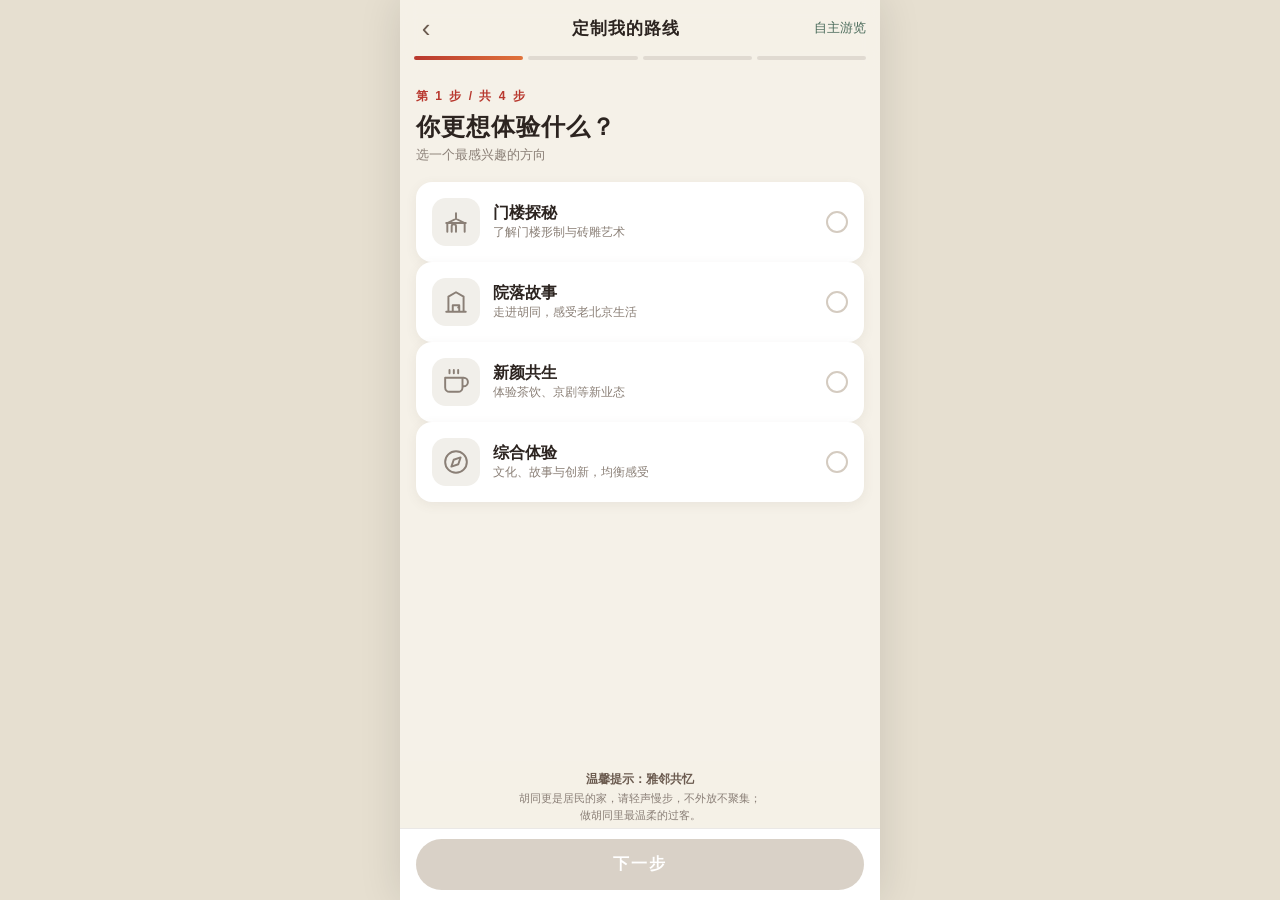
<file: quiz.html>
<!DOCTYPE html>
<html lang="zh-CN">
<head>
<meta charset="UTF-8">
<meta name="viewport" content="width=device-width, initial-scale=1.0, viewport-fit=cover">
<meta name="theme-color" content="#F5F1E8">
<title>定制我的路线 | 门楼层记·故事里</title>
<style>
:root{--red: #B8382E; --gray: #6B5B4F; --green: #4A6B5A; --gold: #C9A86C; --cream: #F5F1E8; --ink: #2C2420; --line: rgba(107,91,79,0.14);}
*{margin: 0; padding: 0; box-sizing: border-box; -webkit-tap-highlight-color: transparent;}
body{font-family: -apple-system, 'PingFang SC', 'Microsoft YaHei', sans-serif; background: #E6DFD0; color: var(--ink);}
a{color: inherit; text-decoration: none;}
button{font-family: inherit; border: none; background: none; cursor: pointer; color: inherit;}

.app{max-width: 480px; margin: 0 auto; min-height: 100vh; min-height: 100dvh; background: var(--cream); position: relative; box-shadow: 0 0 40px rgba(0,0,0,0.12);}

/* 顶部栏 */
.top{position: sticky; top: 0; z-index: 20; background: rgba(245,241,232,0.96); backdrop-filter: blur(10px); -webkit-backdrop-filter: blur(10px); padding: calc(env(safe-area-inset-top) + 8px) 14px 10px;}
.top-row{display: flex; align-items: center; justify-content: space-between; height: 40px;}
.back{width: 40px; height: 40px; border-radius: 50%; display: flex; align-items: center; justify-content: center; font-size: 26px; color: var(--gray); margin-left: -8px;}
.top h1{font-size: 17px; font-weight: 700; letter-spacing: 1px;}
.skip{font-size: 13px; color: var(--green); padding: 8px 0 8px 8px; min-width: 56px; text-align: right;}
.progress{display: flex; gap: 5px; margin-top: 8px;}
.progress i{flex: 1; height: 4px; border-radius: 2px; background: rgba(107,91,79,0.15); transition: background 0.3s;}
.progress i.on{background: linear-gradient(90deg, var(--red), #E0733B);}

/* 内容 */
.content{padding: 18px 16px calc(150px + env(safe-area-inset-bottom));}
.stage{animation: slideIn 0.28s ease;}
@keyframes slideIn{from{opacity: 0; transform: translateX(18px);} to{opacity: 1; transform: none;}}
.eyebrow{font-size: 12px; color: var(--red); font-weight: 700; letter-spacing: 2px;}
.q-title{font-size: 24px; line-height: 1.3; margin: 6px 0 4px; letter-spacing: 1px;}
.q-hint{font-size: 13px; color: #8a7f76; margin-bottom: 18px;}

/* 🚨 高级图标系统样式 🚨 */
.opt{display: flex; align-items: center; gap: 13px; text-align: left; width: 100%; padding: 14px; background: #fff; border: 2px solid transparent; border-radius: 16px; box-shadow: 0 3px 12px rgba(107,91,79,0.08); transition: all 0.2s cubic-bezier(0.2, 0.8, 0.2, 1);}
.opt:active{transform: scale(0.985);}
.opt .ic{flex: 0 0 48px; height: 48px; border-radius: 14px; background: #F1EFEA; color: #8A7F76; display: flex; align-items: center; justify-content: center; transition: all 0.3s;}
.opt .ic svg{width: 26px; height: 26px; display: block;}
.opt .tx{flex: 1; min-width: 0;}
.opt .tx b{display: block; font-size: 16px; transition: color 0.3s;}
.opt .tx span{font-size: 12px; color: #8a7f76; line-height: 1.4; transition: color 0.3s;}
.opt .rd{flex: 0 0 22px; height: 22px; border-radius: 50%; border: 2px solid #d4cbc0; display: flex; align-items: center; justify-content: center; color: transparent; font-size: 13px; font-weight: 700; transition: all 0.3s;}

.opt.sel{border-color: var(--red); background: #FFF7F4; box-shadow: 0 6px 16px rgba(184,56,46,0.12);}
.opt.sel .ic{background: #F6E3DF; color: var(--red);}
.opt.sel .tx b{color: var(--ink);}
.opt.sel .tx span{color: #A08C86;}
.opt.sel .rd{background: var(--red); border-color: var(--red); color: #fff;}

/* 多选：两列卡片 */
.chips{display: grid; grid-template-columns: 1fr 1fr; gap: 10px;}
.chip{position: relative; text-align: center; padding: 20px 12px 16px; background: #fff; border: 2px solid transparent; border-radius: 16px; box-shadow: 0 3px 12px rgba(107,91,79,0.08); transition: all 0.2s cubic-bezier(0.2, 0.8, 0.2, 1);}
.chip:active{transform: scale(0.97);}
.chip .ic{width: 52px; height: 52px; margin: 0 auto 10px; border-radius: 16px; background: #F1EFEA; color: #8A7F76; display: flex; align-items: center; justify-content: center; transition: all 0.3s;}
.chip .ic svg{width: 28px; height: 28px; display: block;}
.chip b{display: block; font-size: 15px; margin: 0 0 4px; transition: color 0.3s;}
.chip span{display: block; font-size: 11.5px; color: #8a7f76; line-height: 1.4; transition: color 0.3s;}
.chip .ck{position: absolute; right: 12px; top: 12px; width: 20px; height: 20px; border-radius: 50%; border: 2px solid #d4cbc0; color: transparent; font-size: 12px; font-weight: 700; display: flex; align-items: center; justify-content: center; transition: all 0.3s;}

.chip.sel{border-color: var(--red); background: #FFF7F4; box-shadow: 0 6px 16px rgba(184,56,46,0.12);}
.chip.sel .ic{background: #F6E3DF; color: var(--red);}
.chip.sel .ck{background: var(--red); border-color: var(--red); color: #fff;}

/* 确认摘要 */
.recap{margin-top: 18px; background: #fff; border-radius: 16px; padding: 4px 14px; box-shadow: 0 3px 12px rgba(107,91,79,0.08);}
.recap h4{font-size: 13px; color: var(--gray); padding: 10px 0 4px;}
.recap .row{display: flex; justify-content: space-between; gap: 12px; padding: 9px 0; font-size: 14px; border-top: 1px solid var(--line);}
.recap .row span{color: #8a7f76; flex: 0 0 auto;}
.recap .row b{text-align: right; font-weight: 600;}

/* 底部操作栏及温馨提示 */
.bottom-wrapper{position: fixed; left: 50%; bottom: 0; transform: translateX(-50%); width: 100%; max-width: 480px; z-index: 30;}
.tips-box {background: rgba(245,241,232,0.96); padding: 10px 16px 5px; text-align: center;}
.tips-box p {font-size: 11px; color: #8a7f76; line-height: 1.5; margin-bottom: 0;}
.tips-box strong {color: var(--gray); font-size: 12px; display: block; margin-bottom: 2px;}

.bar{display: flex; align-items: center; gap: 12px; padding: 10px 16px calc(10px + env(safe-area-inset-bottom)); background: rgba(255,255,255,0.97); backdrop-filter: blur(12px); -webkit-backdrop-filter: blur(12px); border-top: 1px solid var(--line);}
.btn-prev{flex: 0 0 auto; padding: 14px 8px; font-size: 15px; color: var(--gray);}
.btn-main{flex: 1; padding: 15px 0; border-radius: 28px; font-size: 16px; font-weight: 700; letter-spacing: 2px; color: #fff; background: linear-gradient(135deg, #A93027, #E0733B); box-shadow: 0 6px 16px rgba(184,56,46,0.32); transition: all 0.15s;}
.btn-main:active{transform: scale(0.98);}
.btn-main:disabled{background: #d9d1c7; box-shadow: none; color: #fff; cursor: not-allowed;}
</style>
</head>
<body>
<!-- 🎨 精美 SVG 矢量图标库，统一风格 -->
<svg style="display:none;" aria-hidden="true">
  <defs>
    <!-- 第一题：主题 -->
    <symbol id="i-gate" viewBox="0 0 24 24">
      <path d="M4 21v-8l8-4 8 4v8M8 21v-5a2 2 0 0 1 4 0v5M3 13h18M12 4v5" stroke="currentColor" stroke-width="1.8" stroke-linecap="round" stroke-linejoin="round" fill="none"/>
    </symbol>
    <symbol id="i-courtyard" viewBox="0 0 24 24">
      <path d="M3 21h18M5 21V7l7-4 7 4v14M9 21v-6h6v6M14 17h.01" stroke="currentColor" stroke-width="1.8" stroke-linecap="round" stroke-linejoin="round" fill="none"/>
    </symbol>
    <symbol id="i-modern" viewBox="0 0 24 24">
      <path d="M18 8h1a4 4 0 0 1 0 8h-1M2 8h16v9a4 4 0 0 1-4 4H6a4 4 0 0 1-4-4V8zM6 1v3M10 1v3M14 1v3" stroke="currentColor" stroke-width="1.8" stroke-linecap="round" stroke-linejoin="round" fill="none"/>
    </symbol>
    <symbol id="i-compass" viewBox="0 0 24 24">
      <circle cx="12" cy="12" r="10" stroke="currentColor" stroke-width="1.8" fill="none"/>
      <path d="M16.24 7.76l-2.12 6.36-6.36 2.12 2.12-6.36 6.36-2.12z" stroke="currentColor" stroke-width="1.8" stroke-linejoin="round" fill="none"/>
    </symbol>

    <!-- 第二题：时间 -->
    <symbol id="i-time1" viewBox="0 0 24 24">
      <circle cx="12" cy="12" r="9" stroke="currentColor" stroke-width="1.8" fill="none"/>
      <path d="M12 7v5l2.5 2.5" stroke="currentColor" stroke-width="1.8" stroke-linecap="round" fill="none"/>
    </symbol>
    <symbol id="i-time2" viewBox="0 0 24 24">
      <circle cx="12" cy="12" r="9" stroke="currentColor" stroke-width="1.8" fill="none"/>
      <path d="M12 7v5l4 0" stroke="currentColor" stroke-width="1.8" stroke-linecap="round" fill="none"/>
    </symbol>
    <symbol id="i-time3" viewBox="0 0 24 24">
      <circle cx="12" cy="12" r="9" stroke="currentColor" stroke-width="1.8" fill="none"/>
      <path d="M12 7v5l0 4" stroke="currentColor" stroke-width="1.8" stroke-linecap="round" fill="none"/>
    </symbol>
    <symbol id="i-time4" viewBox="0 0 24 24">
      <circle cx="12" cy="12" r="9" stroke="currentColor" stroke-width="1.8" fill="none"/>
      <path d="M12 7v5l-3.5 2.5" stroke="currentColor" stroke-width="1.8" stroke-linecap="round" fill="none"/>
    </symbol>

    <!-- 第三题：人群 -->
    <symbol id="i-solo" viewBox="0 0 24 24">
      <circle cx="12" cy="7" r="4" stroke="currentColor" stroke-width="1.8" fill="none"/>
      <path d="M6 21v-2a4 4 0 0 1 4-4h4a4 4 0 0 1 4 4v2" stroke="currentColor" stroke-width="1.8" stroke-linecap="round" fill="none"/>
    </symbol>
    <symbol id="i-couple" viewBox="0 0 24 24">
      <path d="M12 21a9 9 0 0 0 9-9 9 9 0 0 0-18 0" stroke="currentColor" stroke-width="1.8" stroke-linecap="round" fill="none"/>
      <circle cx="9" cy="9" r="2.5" stroke="currentColor" stroke-width="1.8" fill="none"/>
      <path d="M5 19v-1a3 3 0 0 1 3-3h2a3 3 0 0 1 3 3v1" stroke="currentColor" stroke-width="1.8" stroke-linecap="round" fill="none"/>
      <circle cx="16" cy="10" r="2.5" stroke="currentColor" stroke-width="1.8" fill="none"/>
      <path d="M13 19v-1a3 3 0 0 1 3-3h1" stroke="currentColor" stroke-width="1.8" stroke-linecap="round" fill="none"/>
    </symbol>
    <symbol id="i-family" viewBox="0 0 24 24">
      <circle cx="10" cy="7" r="3" stroke="currentColor" stroke-width="1.8" fill="none"/>
      <path d="M5 20v-2a4 4 0 0 1 4-4h2a4 4 0 0 1 4 4v2" stroke="currentColor" stroke-width="1.8" stroke-linecap="round" fill="none"/>
      <circle cx="17" cy="11" r="2" stroke="currentColor" stroke-width="1.8" fill="none"/>
      <path d="M14 20v-1a3 3 0 0 1 3-3h2" stroke="currentColor" stroke-width="1.8" stroke-linecap="round" fill="none"/>
    </symbol>
    <symbol id="i-social" viewBox="0 0 24 24">
      <circle cx="12" cy="7" r="3" stroke="currentColor" stroke-width="1.8" fill="none"/>
      <path d="M7 21v-2a4 4 0 0 1 4-4h2a4 4 0 0 1 4 4v2" stroke="currentColor" stroke-width="1.8" stroke-linecap="round" fill="none"/>
      <circle cx="5" cy="10" r="2" stroke="currentColor" stroke-width="1.8" fill="none"/>
      <path d="M2 20v-1a3 3 0 0 1 3-3h1" stroke="currentColor" stroke-width="1.8" stroke-linecap="round" fill="none"/>
      <circle cx="19" cy="10" r="2" stroke="currentColor" stroke-width="1.8" fill="none"/>
      <path d="M22 20v-1a3 3 0 0 0-3-3h-1" stroke="currentColor" stroke-width="1.8" stroke-linecap="round" fill="none"/>
    </symbol>

    <!-- 第四题：标签 -->
    <symbol id="i-arch" viewBox="0 0 24 24">
      <path d="M3 21h18M6 21V9M18 21V9M10 21v-4a2 2 0 1 1 4 0v4M2 9l10-5 10 5" stroke="currentColor" stroke-width="1.8" stroke-linecap="round" stroke-linejoin="round" fill="none"/>
    </symbol>
    <symbol id="i-history" viewBox="0 0 24 24">
      <path d="M4 6V4a2 2 0 0 1 2-2h12a2 2 0 0 1 2 2v16a2 2 0 0 1-2 2H6a2 2 0 0 1-2-2v-2M4 6h16M4 20h16M8 10h8M8 14h4" stroke="currentColor" stroke-width="1.8" stroke-linecap="round" fill="none"/>
    </symbol>
    <symbol id="i-tea" viewBox="0 0 24 24">
      <path d="M17 8h1a4 4 0 0 1 0 8h-1M3 8h14v9a4 4 0 0 1-4 4H7a4 4 0 0 1-4-4V8z" stroke="currentColor" stroke-width="1.8" stroke-linecap="round" fill="none"/>
      <path d="M7 2v3M11 2v3M15 2v3" stroke="currentColor" stroke-width="1.8" stroke-linecap="round" fill="none"/>
    </symbol>
    <symbol id="i-photo" viewBox="0 0 24 24">
      <path d="M22 19a2 2 0 0 1-2 2H4a2 2 0 0 1-2-2V8a2 2 0 0 1 2-2h3.5l1.5-2h6l1.5 2H20a2 2 0 0 1 2 2v11z" stroke="currentColor" stroke-width="1.8" stroke-linecap="round" stroke-linejoin="round" fill="none"/>
      <circle cx="12" cy="13" r="4" stroke="currentColor" stroke-width="1.8" fill="none"/>
    </symbol>
    <symbol id="i-shop" viewBox="0 0 24 24">
      <path d="M5 8h14l1 12H4L5 8z" stroke="currentColor" stroke-width="1.8" stroke-linecap="round" stroke-linejoin="round" fill="none"/>
      <path d="M9 11V6a3 3 0 0 1 6 0v5" stroke="currentColor" stroke-width="1.8" stroke-linecap="round" fill="none"/>
    </symbol>
  </defs>
</svg>

<div class="app">
  <header class="top">
    <div class="top-row">
      <button class="back" id="back" aria-label="返回">‹</button>
      <h1>定制我的路线</h1>
      <a class="skip" href="map.html?mode=free">自主游览</a>
    </div>
    <div class="progress" id="progress"></div>
  </header>

  <main class="content"><div class="stage" id="stage"></div></main>

  <div class="bottom-wrapper">
    <div class="tips-box">
      <strong>温馨提示：雅邻共忆</strong>
      <p>胡同更是居民的家，请轻声慢步，不外放不聚集；<br>做胡同里最温柔的过客。</p>
    </div>

    <div class="bar">
      <button class="btn-prev" id="prev">上一步</button>
      <button class="btn-main" id="next">下一步</button>
    </div>
  </div>
</div>

<script>
// 使用全新 SVG ID 映射，替换原本简陋的 Emoji
var STEPS = [
  {key: 'theme', type: 'single', title: '你更想体验什么？', hint: '选一个最感兴趣的方向',
   opts: [
    {v: 'read',   i: 'gate', t: '门楼探秘', d: '了解门楼形制与砖雕艺术'},
    {v: 'push',   i: 'courtyard', t: '院落故事', d: '走进胡同，感受老北京生活'},
    {v: 'create', i: 'modern', t: '新颜共生', d: '体验茶饮、京剧等新业态'},
    {v: 'mixed',  i: 'compass', t: '综合体验', d: '文化、故事与创新，均衡感受'}]},
  {key: 'duration', type: 'single', title: '打算逛多久？', hint: '路线会按你的时间来安排站数',
   opts: [
    {v: '60',  i: 'time1', t: '1 小时',   d: '快速精华游'},
    {v: '90',  i: 'time2', t: '1.5 小时', d: '标准深度游'},
    {v: '120', i: 'time3', t: '2 小时',   d: '全面沉浸游'},
    {v: '180', i: 'time4', t: '3 小时以上', d: '深度探索游'}]},
  {key: 'profile', type: 'single', title: '和谁一起来？', hint: '我们会据此调整推荐内容',
   opts: [
    {v: 'independent', i: 'solo', t: '独自一人',   d: '自由探索，深度体验'},
    {v: 'romantic',    i: 'couple', t: '情侣 / 伴侣', d: '浪漫漫步，拍照打卡'},
    {v: 'family',      i: 'family', t: '家庭亲子',   d: '寓教于乐，适合儿童'},
    {v: 'social',      i: 'social', t: '朋友同行',   d: '互动体验，分享乐趣'}]},
  {key: 'tags', type: 'multi', title: '还对哪些感兴趣？', hint: '可多选，至少选 1 项',
   opts: [
    {v: 'architecture', i: 'arch', t: '古建筑',   d: '门楼形制、砖雕艺术'},
    {v: 'history',      i: 'history', t: '历史人文', d: '名人故居、院落故事'},
    {v: 'food',         i: 'tea', t: '美食茶饮', d: '特色茶铺、胡同小馆'},
    {v: 'photo',        i: 'photo', t: '摄影打卡', d: '最美角度、出片之地'},
    {v: 'shopping',     i: 'shop', t: '文创购物', d: '门楼主题文创产品'}]}
];

var ans = {theme: '', duration: '', profile: '', tags: []};
var step = 0;
var $ = function (id) { return document.getElementById(id); };

function labelOf(key, v) {
  var s = STEPS.filter(function (x) { return x.key === key; })[0];
  var o = s.opts.filter(function (x) { return x.v === v; })[0];
  return o ? o.t : '';
}

function isDone(i) {
  var k = STEPS[i].key;
  return k === 'tags' ? ans.tags.length > 0 : ans[k] !== '';
}

function render() {
  var s = STEPS[step], html = '';
  $('progress').innerHTML = STEPS.map(function (_, i) { return '<i class="' + (i <= step ? 'on' : '') + '"></i>'; }).join('');

  html += '<div class="eyebrow">第 ' + (step + 1) + ' 步 / 共 ' + STEPS.length + ' 步</div>';
  html += '<h2 class="q-title">' + s.title + '</h2><p class="q-hint">' + s.hint + '</p>';

  if (s.type === 'multi') {
    html += '<div class="chips">' + s.opts.map(function (o) {
      var sel = ans.tags.indexOf(o.v) > -1;
      return '<button class="chip' + (sel ? ' sel' : '') + '" data-v="' + o.v + '"><span class="ck">✓</span><div class="ic"><svg><use href="#i-' + o.i + '"/></svg></div><b>' + o.t + '</b><span>' + o.d + '</span></button>';
    }).join('') + '</div>';
  } else {
    html += '<div class="opts">' + s.opts.map(function (o) {
      var sel = ans[s.key] === o.v;
      return '<button class="opt' + (sel ? ' sel' : '') + '" data-v="' + o.v + '"><span class="ic"><svg><use href="#i-' + o.i + '"/></svg></span><span class="tx"><b>' + o.t + '</b><span>' + o.d + '</span></span><span class="rd">✓</span></button>';
    }).join('') + '</div>';
  }

  if (step === STEPS.length - 1) {
    html += '<div class="recap"><h4>你的选择</h4>' +
      '<div class="row"><span>体验方向</span><b>' + labelOf('theme', ans.theme) + '</b></div>' +
      '<div class="row"><span>游览时长</span><b>' + labelOf('duration', ans.duration) + '</b></div>' +
      '<div class="row"><span>同行人员</span><b>' + labelOf('profile', ans.profile) + '</b></div>' +
      '<div class="row"><span>兴趣内容</span><b>' + ans.tags.map(function (t) { return labelOf('tags', t); }).join('、') + '</b></div></div>';
  }

  var stage = $('stage');
  stage.style.animation = 'none'; void stage.offsetWidth; stage.style.animation = '';
  stage.innerHTML = html;
  stage.querySelectorAll('[data-v]').forEach(function (el) {
    el.addEventListener('click', function () { choose(el.getAttribute('data-v')); });
  });

  $('prev').style.display = step === 0 ? 'none' : 'block';
  updateMain();
  window.scrollTo(0, 0);
}

function updateMain() {
  var btn = $('next'), last = step === STEPS.length - 1;
  btn.disabled = !isDone(step);
  if (last) btn.textContent = '生成我的路线';
  else if (STEPS[step].type === 'multi' && ans.tags.length) btn.textContent = '下一步（已选 ' + ans.tags.length + ' 项）';
  else btn.textContent = '下一步';
}

function choose(v) {
  var s = STEPS[step];
  if (s.type === 'multi') {
    var i = ans.tags.indexOf(v);
    if (i > -1) ans.tags.splice(i, 1); else ans.tags.push(v);
    document.querySelectorAll('.chip').forEach(function (el) { el.classList.toggle('sel', ans.tags.indexOf(el.getAttribute('data-v')) > -1); });
    updateMain();
    return;
  }
  ans[s.key] = v;
  document.querySelectorAll('.opt').forEach(function (el) { el.classList.toggle('sel', el.getAttribute('data-v') === v); });
  updateMain();
  if (step < STEPS.length - 1 && STEPS[step].type === 'single') {
    setTimeout(function () { step++; render(); }, 220);
  }
}

function goNext() {
  if (!isDone(step)) return;
  if (step < STEPS.length - 1) { step++; render(); return; }
  submit();
}

function goBack() {
  if (step > 0) { step--; render(); } else { location.href = 'choose.html'; }
}

function submit() {
  $('next').disabled = true;
  $('next').textContent = '正在规划路线…';

  var preset = '4'; // 默认全景大环线
  if (ans.theme === 'read') preset = '1';
  else if (ans.theme === 'push') preset = '2';
  else if (ans.theme === 'create') preset = ans.tags.indexOf('food') > -1 && ans.tags.indexOf('shopping') === -1 ? '5' : '3';
  else if (ans.theme === 'mixed') preset = '4';

  if (parseInt(ans.duration) >= 180) preset = '4'; // 时间长直接给大环线

  var q = new URLSearchParams({ preset: preset });
  location.href = 'map.html?' + q.toString();
}

$('next').addEventListener('click', goNext);
$('prev').addEventListener('click', goBack);
$('back').addEventListener('click', goBack);
render();
</script>
</body>
</html>
</file>
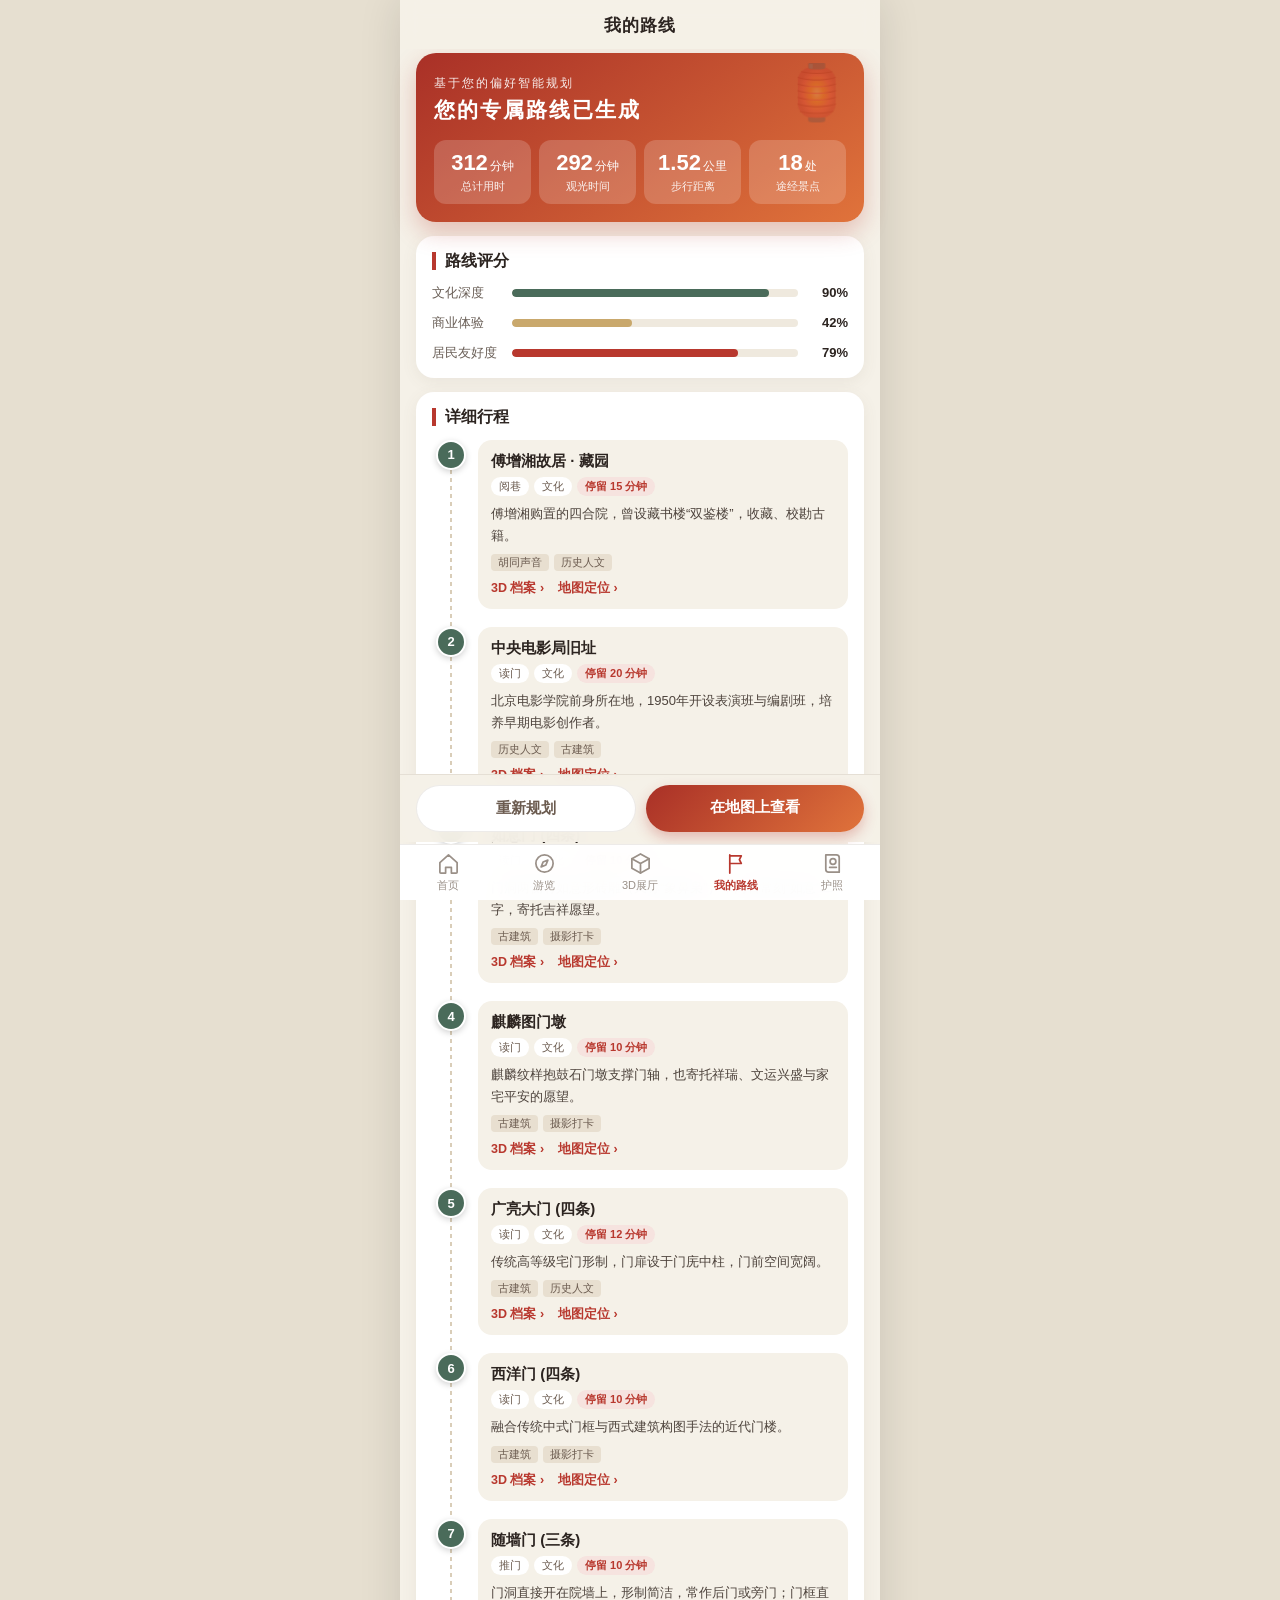
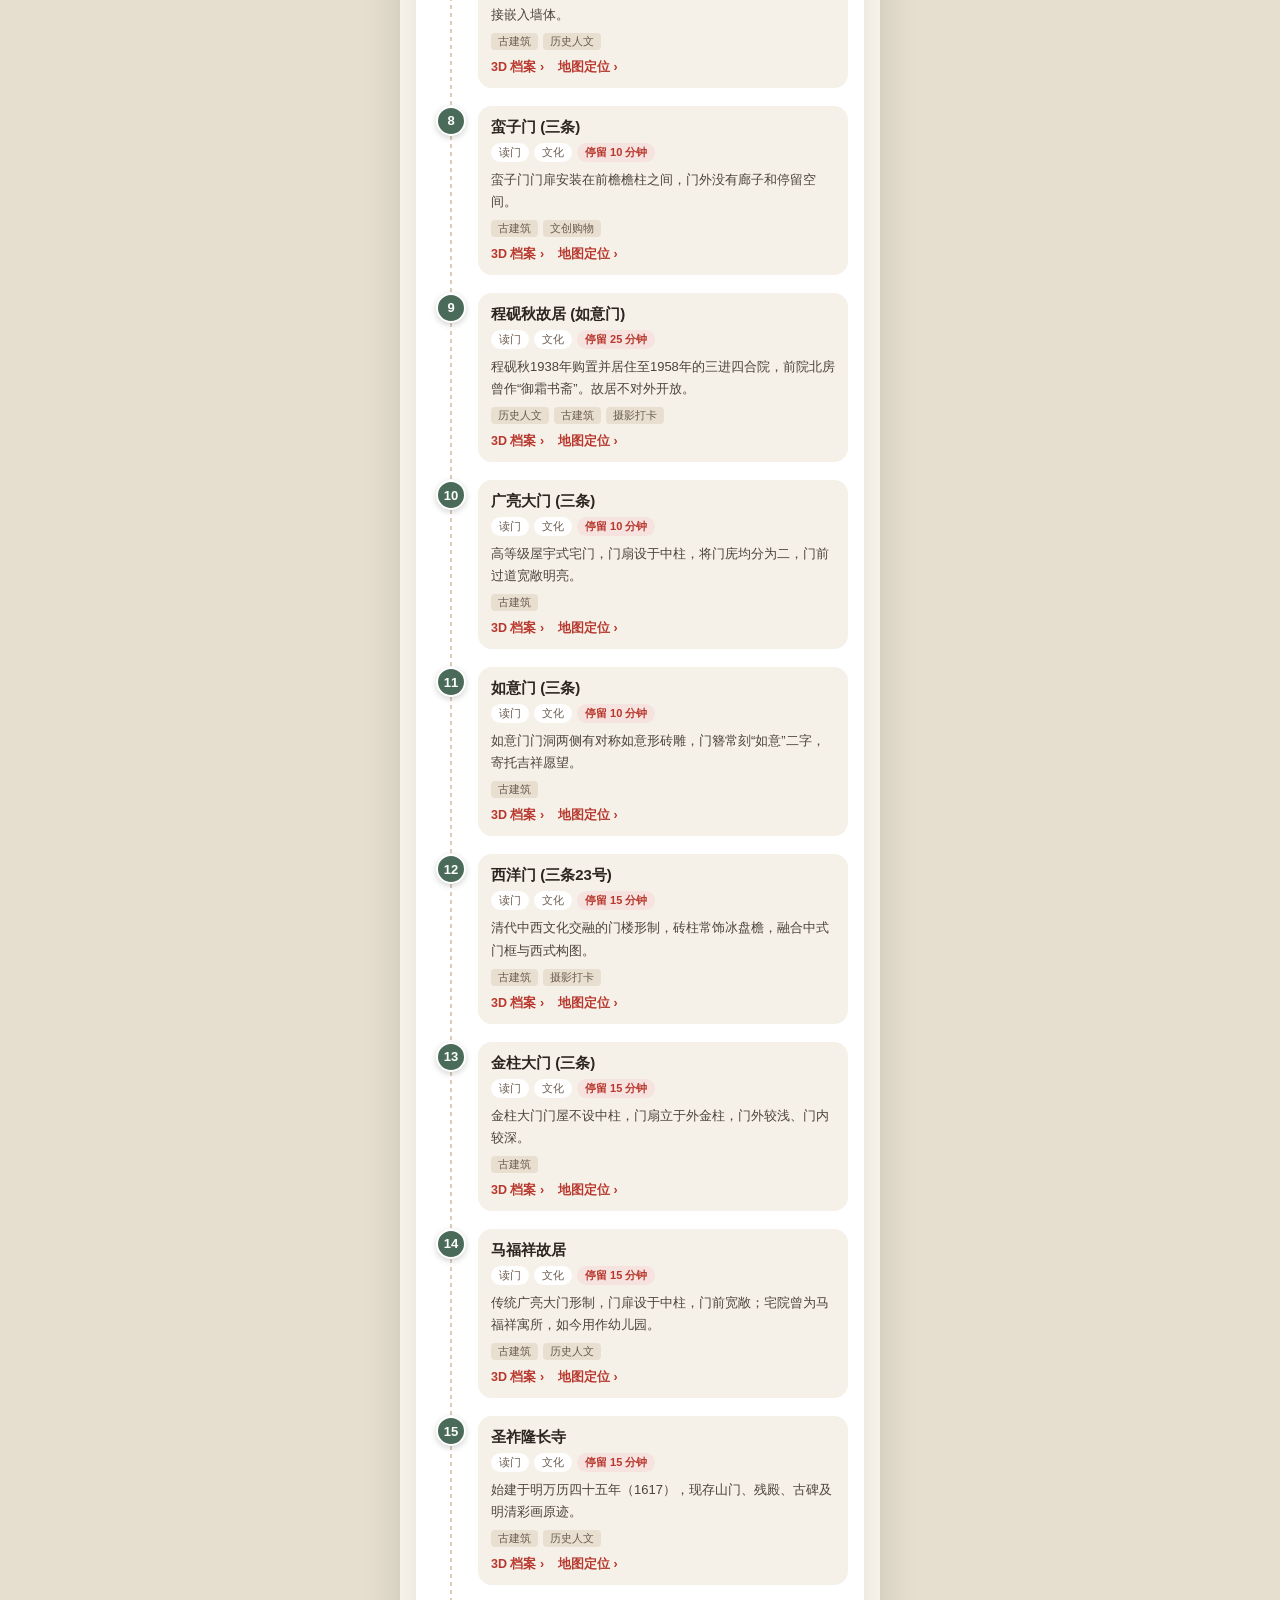
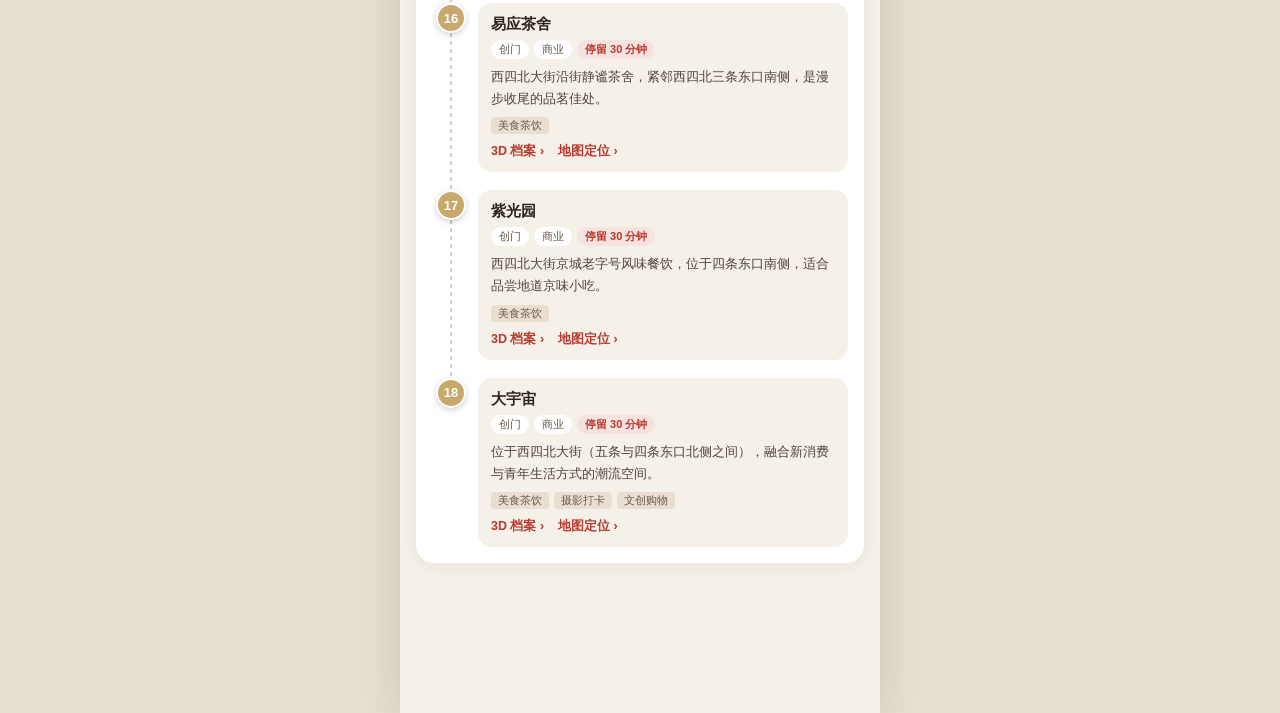
<file: route.html>
<!DOCTYPE html>
<html lang="zh-CN">
<head>
<meta charset="UTF-8">
<meta name="viewport" content="width=device-width, initial-scale=1.0, viewport-fit=cover">
<meta name="theme-color" content="#F5F1E8">
<title>我的专属路线 | 门楼层记·故事里</title>
<style>
:root{--red: #B8382E; --gray: #6B5B4F; --green: #4A6B5A; --gold: #C9A86C; --cream: #F5F1E8; --ink: #2C2420; --line: rgba(107,91,79,0.12);}
*{margin: 0; padding: 0; box-sizing: border-box; -webkit-tap-highlight-color: transparent;}
html{-webkit-text-size-adjust: 100%;}
body{font-family: -apple-system, 'PingFang SC', 'Microsoft YaHei', sans-serif; background: #E6DFD0; color: var(--ink);}
a{color: inherit; text-decoration: none;}
button{font-family: inherit; border: none; background: none; cursor: pointer; color: inherit;}
.app{max-width: 480px; margin: 0 auto; min-height: 100vh; background: var(--cream); position: relative; padding-bottom: calc(150px + env(safe-area-inset-bottom)); box-shadow: 0 0 40px rgba(0,0,0,0.12);}

.top{position: sticky; top: 0; z-index: 20; text-align: center; font-size: 17px; font-weight: 700; letter-spacing: 1px; padding: calc(env(safe-area-inset-top) + 14px) 0 12px; background: rgba(245,241,232,0.96); backdrop-filter: blur(10px); -webkit-backdrop-filter: blur(10px);}

/* 路线概览 */
.summary{margin: 4px 16px 0; padding: 20px 18px 18px; border-radius: 20px; color: #fff; background: linear-gradient(145deg, #A93027, #E0733B); box-shadow: 0 10px 24px rgba(184,56,46,0.28); position: relative; overflow: hidden;}
.summary::after{content: '🏮'; position: absolute; right: 14px; top: 8px; font-size: 54px; opacity: 0.22;}
.summary small{font-size: 12px; opacity: 0.9; letter-spacing: 2px;}
.summary h2{font-size: 21px; margin: 4px 0 16px; letter-spacing: 2px;}
.nums{display: grid; grid-template-columns: repeat(4, 1fr); gap: 8px;}
.num{background: rgba(255,255,255,0.18); border-radius: 12px; padding: 10px 4px; text-align: center;}
.num b{display: block; font-size: 22px; line-height: 1.2;}
.num b i{font-style: normal; font-size: 12px; font-weight: 400; margin-left: 2px;}
.num span{font-size: 11px; opacity: 0.9;}

/* 卡片 */
.card{margin: 14px 16px 0; background: #fff; border-radius: 18px; padding: 16px; box-shadow: 0 4px 16px rgba(107,91,79,0.08);}
.card h3{font-size: 16px; padding-left: 9px; border-left: 4px solid var(--red); line-height: 1.1; margin-bottom: 14px;}
.bar-row{display: flex; align-items: center; gap: 10px; margin-bottom: 12px; font-size: 13px;}
.bar-row:last-child{margin-bottom: 0;}
.bar-row .lb{flex: 0 0 70px; color: #6a5f57;}
.bar-row .track{flex: 1; height: 8px; border-radius: 4px; background: #efe9de; overflow: hidden;}
.bar-row .fill{height: 100%; border-radius: 4px; width: 0; transition: width 0.8s ease;}
.bar-row .pc{flex: 0 0 40px; text-align: right; font-weight: 700;}

/* 时间线 */
.tl{position: relative; padding-left: 4px;}
.stop{position: relative; display: flex; gap: 12px; padding-bottom: 18px;}
.stop:last-child{padding-bottom: 0;}
.stop::before{content: ''; position: absolute; left: 14px; top: 30px; bottom: 0; width: 2px; background: repeating-linear-gradient(to bottom, #d9cdb8 0 4px, transparent 4px 8px);}
.stop:last-child::before{display: none;}
.dot{flex: 0 0 30px; height: 30px; border-radius: 50%; color: #fff; font-weight: 700; font-size: 13px; display: flex; align-items: center; justify-content: center; border: 2px solid #fff; box-shadow: 0 2px 6px rgba(0,0,0,0.18); z-index: 1;}
.dot.culture{background: var(--green);} .dot.biz{background: var(--gold);}
.body{flex: 1; min-width: 0; background: var(--cream); border-radius: 14px; padding: 12px 13px;}
.body h4{font-size: 15px; margin-bottom: 6px;}
.chips{display: flex; flex-wrap: wrap; gap: 5px; margin-bottom: 7px;}
.chip{font-size: 11px; padding: 2px 8px; border-radius: 10px; background: #fff; color: var(--gray);}
.chip.got{background: #DCE9E1; color: #2f5642; font-weight: 600;}
.chip.time{background: #F6E3DF; color: var(--red); font-weight: 600;}
.body p{font-size: 13px; line-height: 1.7; color: #4d433c;}
.tags{margin-top: 7px; display: flex; flex-wrap: wrap; gap: 5px;}
.tag{font-size: 11px; padding: 1px 7px; border-radius: 4px; background: #e8dfd0; color: var(--gray);}
.links{display: flex; gap: 14px; margin-top: 9px; font-size: 12.5px; font-weight: 600; color: var(--red);}

/* 空状态 */
.empty{margin: 40px 16px 0; padding: 36px 20px; text-align: center; background: #fff; border-radius: 20px; box-shadow: 0 4px 16px rgba(107,91,79,0.08);}
.empty .big{font-size: 54px; margin-bottom: 10px;}
.empty h3{font-size: 18px; margin-bottom: 6px;}
.empty p{font-size: 13px; color: #8a7f76; line-height: 1.7; margin-bottom: 20px;}

/* 操作栏（悬浮在标签栏上方） */
.actions{position: fixed; left: 50%; transform: translateX(-50%); bottom: calc(58px + env(safe-area-inset-bottom)); width: 100%; max-width: 480px; z-index: 40; display: flex; gap: 10px; padding: 10px 16px;
         background: rgba(245,241,232,0.96); backdrop-filter: blur(10px); -webkit-backdrop-filter: blur(10px); border-top: 1px solid var(--line);}
.actions[hidden]{display: none;}
.btn{flex: 1; padding: 13px 0; border-radius: 24px; font-size: 15px; font-weight: 700; text-align: center; display: block;}
.btn.main{color: #fff; background: linear-gradient(135deg, #A93027, #E0733B); box-shadow: 0 6px 14px rgba(184,56,46,0.3);}
.btn.sub{color: var(--gray); background: #fff; border: 1px solid var(--line);}

/* 底部标签栏 */
.tabbar{position: fixed; left: 50%; bottom: 0; transform: translateX(-50%); width: 100%; max-width: 480px; z-index: 50; display: flex;
        background: rgba(255,255,255,0.96); backdrop-filter: blur(14px); -webkit-backdrop-filter: blur(14px);
        border-top: 1px solid var(--line); padding: 7px 0 calc(7px + env(safe-area-inset-bottom));}
.tab{flex: 1; display: flex; flex-direction: column; align-items: center; gap: 3px; font-size: 11px; color: #9a9088;}
.tab svg{width: 23px; height: 23px; fill: none; stroke: currentColor; stroke-width: 1.8; stroke-linecap: round; stroke-linejoin: round;}
.tab.active{color: var(--red); font-weight: 600;}
</style>
</head>
<body>
<div class="app">
  <header class="top">我的路线</header>

  <div id="content"></div>
</div>

<div class="actions" id="actions" hidden>
  <a class="btn sub" href="choose.html">重新规划</a>
  <a class="btn main" href="map.html">在地图上查看</a>
</div>

<nav class="tabbar">
  <a class="tab" href="index.html">
    <svg viewBox="0 0 24 24"><path d="M3 11l9-8 9 8v10a1 1 0 0 1-1 1h-5v-6H9v6H4a1 1 0 0 1-1-1z"/></svg>首页
  </a>
  <a class="tab" href="choose.html">
    <svg viewBox="0 0 24 24"><circle cx="12" cy="12" r="9"/><path d="M15.5 8.5l-2 5-5 2 2-5z"/></svg>游览
  </a>
  <a class="tab" href="gate-3d.html">
    <svg viewBox="0 0 24 24"><path d="M12 2l9 5v10l-9 5-9-5V7z"/><path d="M12 12l9-5M12 12v10M12 12L3 7"/></svg>3D展厅
  </a>
  <a class="tab active" href="route.html">
    <svg viewBox="0 0 24 24"><path d="M5 22V3"/><path d="M5 4h12l-2 4 2 4H5"/></svg>我的路线
  </a>
  <a class="tab" href="passport.html">
    <svg viewBox="0 0 24 24"><path d="M5 3h11a3 3 0 0 1 3 3v15H8a3 3 0 0 1-3-3z"/><circle cx="12.5" cy="10" r="3"/><path d="M9 16h7"/></svg>护照
  </a>
</nav>

<script>
// 兴趣标签：英文键值转中文
var TAG_CN = {architecture: '古建筑', history: '历史人文', handcraft: '手作体验', food: '美食茶饮', photo: '摄影打卡', shopping: '文创购物', sound: '胡同声音'};

function esc(s) { return String(s == null ? '' : s).replace(/[&<>"]/g, function (c) { return {'&': '&amp;', '<': '&lt;', '>': '&gt;', '"': '&quot;'}[c]; }); }

var STAMPS = {}; try { STAMPS = JSON.parse(localStorage.getItem('menlouStamps') || '{}'); } catch (e) {}

function loadRoute() {
  var data = null;
  try { data = JSON.parse(localStorage.getItem('routeData') || 'null'); } catch (e) {}
  var box = document.getElementById('content');

  if (!data || !data.route || !data.route.length) {
    box.innerHTML =
      '<div class="empty"><div class="big">🧭</div><h3>还没有专属路线</h3>' +
      '<p>回答 4 个小问题，或选择一条快速路线，<br>即可生成适合你的胡同漫步计划。</p>' +
      '<a class="btn main" href="choose.html">去定制路线</a></div>';
    return;
  }

  var stops = data.route;
  var sc = data.scores || {};
  if (!(sc.culture > 0 && sc.business > 0 && sc.resident > 0)) {   // 兼容旧数据：评分缺失或含 0 时，按当前公式重新计算
    var cS = 0, bS = 0, iS = 0;
    stops.forEach(function (n) { var c = n.type === '文化'; cS += c ? 1 : 0.4; bS += c ? 0.3 : 1; iS += (n.interfere != null ? n.interfere : 0.2); });
    var N = stops.length || 1;
    sc = {culture: Math.round(cS * 100 / N), business: Math.round(bS * 100 / N), resident: Math.round(100 - iS * 100 / N)};
  }
  var html = '';

  html += '<section class="summary"><small>基于您的偏好智能规划</small><h2>您的专属路线已生成</h2>' +
    '<div class="nums">' +
    '<div class="num"><b>' + esc(data.totalTime) + '<i>分钟</i></b><span>总计用时</span></div>' +
    '<div class="num"><b>' + esc(stops.reduce(function(acc, n) { return acc + (n.stay || 15); }, 0)) + '<i>分钟</i></b><span>观光时间</span></div>' +
    '<div class="num"><b>' + esc(data.distance) + '<i>公里</i></b><span>步行距离</span></div>' +
    '<div class="num"><b>' + stops.length + '<i>处</i></b><span>途经景点</span></div></div></section>';

  function row(label, val, color) {
    var v = Math.max(0, Math.min(100, Number(val) || 0));
    return '<div class="bar-row"><span class="lb">' + label + '</span><div class="track"><div class="fill" data-w="' + v + '" style="background:' + color + '"></div></div><span class="pc">' + v + '%</span></div>';
  }
  html += '<section class="card"><h3>路线评分</h3>' +
    row('文化深度', sc.culture, '#4A6B5A') + row('商业体验', sc.business, '#C9A86C') + row('居民友好度', sc.resident, '#B8382E') + '</section>';

  html += '<section class="card"><h3>详细行程</h3><div class="tl">';
  stops.forEach(function (n, i) {
    var biz = n.type === '商业';
    var tags = (n.tags || []).map(function (t) { return '<span class="tag">' + esc(TAG_CN[t] || t) + '</span>'; }).join('');
    html += '<div class="stop"><div class="dot ' + (biz ? 'biz' : 'culture') + '">' + (i + 1) + '</div><div class="body">' +
      '<h4>' + esc(n.name) + '</h4>' +
      '<div class="chips"><span class="chip">' + esc(String(n.theme || '').split('·')[0]) + '</span><span class="chip">' + esc(n.type) + '</span><span class="chip time">停留 ' + esc(n.stay) + ' 分钟</span>' + (STAMPS[n.id] ? '<span class="chip got">已盖章</span>' : '') + '</div>' +
      '<p>' + esc(n.desc || '精彩体验点') + '</p>' +
      (tags ? '<div class="tags">' + tags + '</div>' : '') +
      '<div class="links"><a href="gate-3d.html?id=' + encodeURIComponent(n.id) + '">3D 档案 ›</a><a href="map.html?focus=' + encodeURIComponent(n.id) + '">地图定位 ›</a></div>' +
      '</div></div>';
  });
  html += '</div></section>';

  box.innerHTML = html;
  document.getElementById('actions').hidden = false;
  setTimeout(function () {
    document.querySelectorAll('.fill').forEach(function (f) { f.style.width = f.getAttribute('data-w') + '%'; });
  }, 80);
}
loadRoute();
</script>
</body>
</html>
</file>
<file: assets/site.css>
:root {
  --door-gray: #6B5B4F;
  --brick-green: #4A6B5A;
  --site-gold: #B99143;
  --accent-gold: #B99143;
  --site-paper: #F5F1E8;
  --bg-cream: #F5F1E8;
  --site-ink: #2C2420;
  --text-dark: #2C2420;
  --white: #FFFFFF;
}

body { background-image: url('backgrounds/paper-texture.jpg') !important; background-repeat: repeat !important; background-size: 480px auto !important; }
.app { background-image: url('backgrounds/paper-texture.jpg') !important; background-repeat: repeat !important; background-size: 480px auto !important; }

h1, h2, h3, h4, .page-title, .hero-title, .section-title {
  font-family: "STSong", "Songti SC", "SimSun", "Noto Serif CJK SC", serif;
}

.site-controls {
  position: fixed;
  z-index: 1200;
  top: calc(env(safe-area-inset-top) + 8px);
  right: max(12px, calc((100vw - 480px) / 2 + 12px));
  display: flex;
  align-items: center;
  gap: 8px;
  flex-shrink: 0;
  padding: 5px;
  border: 1px solid rgba(107, 91, 79, .14);
  border-radius: 15px;
  background: rgba(255, 253, 248, .92);
  box-shadow: 0 4px 14px rgba(40, 30, 20, .12);
  backdrop-filter: blur(10px);
}

.site-control {
  min-width: 42px;
  min-height: 40px;
  padding: 0 10px;
  border: 1px solid rgba(107, 91, 79, .22);
  border-radius: 12px;
  background: #fffdf8;
  color: #55463a;
  font: 600 14px/1.2 "PingFang SC", "Microsoft YaHei", sans-serif;
  cursor: pointer;
  touch-action: manipulation;
}

.site-control:hover, .site-control:focus-visible {
  border-color: var(--site-gold);
  outline: 2px solid rgba(185, 145, 67, .25);
  outline-offset: 1px;
}

#site-menu-toggle { display: none; }

.safety-notice {
  position: fixed;
  z-index: 1100;
  right: 16px;
  top: 18px;
  max-width: min(380px, calc(100% - 32px));
  padding: 10px 14px;
  border: 1px solid rgba(185, 145, 67, .35);
  border-radius: 12px;
  background: rgba(255, 253, 248, .95);
  color: #493b2c;
  font-size: 13px;
  line-height: 1.6;
  box-shadow: 0 4px 14px rgba(40, 30, 20, .12);
}

.home-hub { margin: 12px 14px 28px; padding: 0 16px 16px; border-radius: 22px; background: linear-gradient(rgba(247,244,237,.92),rgba(255,253,248,.95)),url('backgrounds/brick-relief.jpg') center 42%/cover; box-shadow: 0 8px 24px rgba(67,51,37,.08); }
.home-hub h3 { text-align: center; color: var(--door-gray); }
.recommend-panel { margin-top: 0; padding: 18px; border: 1px solid rgba(185,145,67,.25); border-radius: 18px; background: rgba(255,255,255,.88); }
.recommend-head { display: flex; justify-content: space-between; align-items: center; gap: 12px; margin-bottom: 12px; }
.recommend-controls { display: flex; align-items: center; gap: 8px; color: #74685f; }
.recommend-controls button { width: 38px; height: 38px; border-radius: 50%; background: #f2e8d5; color: #795b26; font-size: 22px; touch-action: manipulation; }
.recommend-slide { display: none; min-height: 94px; padding: 16px; border-radius: 14px; background: linear-gradient(110deg,#f4ecdc,#fffaf1); }
.recommend-slide.active { display: block; animation: siteFade .3s ease; }
.recommend-slide span { color: #98722f; font-size: 12px; font-weight: 700; }
.recommend-slide h4 { margin: 6px 0; color: #40352d; }
.recommend-slide p { color: #71665d; line-height: 1.6; }
@keyframes siteFade { from { opacity: .45; transform: translateY(4px); } to { opacity: 1; transform: none; } }
.stage { background: linear-gradient(rgba(245,241,232,.28),rgba(245,241,232,.42)),url('backgrounds/brick-relief.jpg') center 42%/cover #e9e2d6 !important; }
.loading::before { content: ""; display: block; width: 48px; height: 48px; margin: 0 auto 8px; background: url('branding/menlou-emblem.png') center/contain no-repeat; animation: loadingPulse 1.4s ease-in-out infinite; }
@keyframes loadingPulse { 0%,100% { opacity: .65; transform: scale(.94); } 50% { opacity: 1; transform: scale(1); } }

body.elderly-mode { font-size: 19px !important; }
body.elderly-mode :is(h1, h2, h3, h4, h5, p, a, button, label, li, small, .info-row, .stop-info, .desc-content, .section-header, .mode-switch, .legend, .legend-item, .marker-label, .meta, .meta-tag, .stat-label, .tag) {
  font-size: max(1.15em, 18px) !important;
  line-height: 1.65 !important;
}
body.elderly-mode :is(button, a, .option-card, .stop-item) { min-height: 48px; }
body.elderly-mode .site-control { min-height: 48px; min-width: 48px; font-size: 16px !important; }
body.elderly-mode .safety-notice { font-size: 16px !important; }
body.elderly-mode #map .custom-marker > div > div:first-child { width: 42px !important; height: 42px !important; font-size: 17px !important; }

@media (max-width: 768px) {
  .site-controls { gap: 5px; }
  .site-control { min-width: 38px; min-height: 40px; padding: 0 8px; }
  .home-hub { margin: 12px 10px 24px; padding: 0 12px 12px; }
  .recommend-panel { padding: 14px; }
  .safety-notice { top: calc(env(safe-area-inset-top) + 58px); right: 12px; max-width: min(300px, calc(100% - 24px)); }
}

@media (prefers-reduced-motion: reduce) {
  *, *::before, *::after { scroll-behavior: auto !important; animation-duration: .01ms !important; transition-duration: .01ms !important; }
}
</file>
